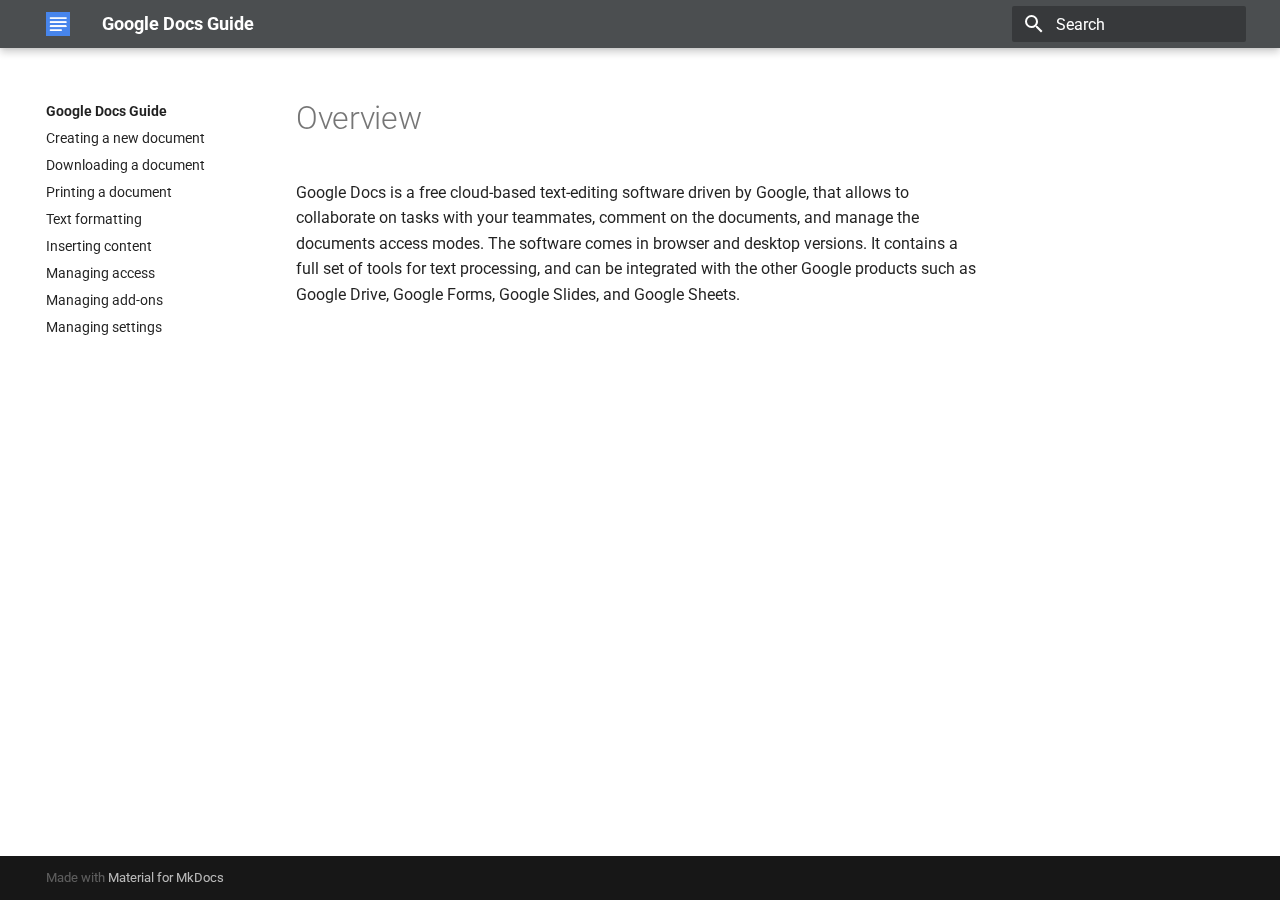
<file: index.html>
<!doctype html>
<html lang="en" class="no-js">
  <head>
    
      <meta charset="utf-8">
      <meta name="viewport" content="width=device-width,initial-scale=1">
      
      
        <meta name="author" content="Aleksei Rubtsov">
      
      
      <link rel="icon" href="img/favicon.png">
      <meta name="generator" content="mkdocs-1.2.3, mkdocs-material-8.1.3">
    
    
      
        <title>Google Docs Guide</title>
      
    
    
      <link rel="stylesheet" href="assets/stylesheets/main.edf004c2.min.css">
      
        
        <link rel="stylesheet" href="assets/stylesheets/palette.e6a45f82.min.css">
        
          
          
          <meta name="theme-color" content="">
        
      
    
    
    
      
        
        <link rel="preconnect" href="https://fonts.gstatic.com" crossorigin>
        <link rel="stylesheet" href="https://fonts.googleapis.com/css?family=Roboto:300,400,400i,700%7CRoboto+Mono&display=fallback">
        <style>:root{--md-text-font:"Roboto";--md-code-font:"Roboto Mono"}</style>
      
    
    
      <link rel="stylesheet" href="stylesheets/extra.css">
    
    <script>__md_scope=new URL(".",location),__md_get=(e,_=localStorage,t=__md_scope)=>JSON.parse(_.getItem(t.pathname+"."+e)),__md_set=(e,_,t=localStorage,a=__md_scope)=>{try{t.setItem(a.pathname+"."+e,JSON.stringify(_))}catch(e){}}</script>
    
      

    
    
  </head>
  
  
    
    
    
    
    
    <body dir="ltr" data-md-color-scheme="" data-md-color-primary="stylesheets/extra.css" data-md-color-accent="">
  
    
    
    <input class="md-toggle" data-md-toggle="drawer" type="checkbox" id="__drawer" autocomplete="off">
    <input class="md-toggle" data-md-toggle="search" type="checkbox" id="__search" autocomplete="off">
    <label class="md-overlay" for="__drawer"></label>
    <div data-md-component="skip">
      
        
        <a href="#overview" class="md-skip">
          Skip to content
        </a>
      
    </div>
    <div data-md-component="announce">
      
    </div>
    
    
      

<header class="md-header" data-md-component="header">
  <nav class="md-header__inner md-grid" aria-label="Header">
    <a href="." title="Google Docs Guide" class="md-header__button md-logo" aria-label="Google Docs Guide" data-md-component="logo">
      
  <img src="img/favicon.png" alt="logo">

    </a>
    <label class="md-header__button md-icon" for="__drawer">
      <svg xmlns="http://www.w3.org/2000/svg" viewBox="0 0 24 24"><path d="M3 6h18v2H3V6m0 5h18v2H3v-2m0 5h18v2H3v-2z"/></svg>
    </label>
    <div class="md-header__title" data-md-component="header-title">
      <div class="md-header__ellipsis">
        <div class="md-header__topic">
          <span class="md-ellipsis">
            Google Docs Guide
          </span>
        </div>
        <div class="md-header__topic" data-md-component="header-topic">
          <span class="md-ellipsis">
            
              Overview
            
          </span>
        </div>
      </div>
    </div>
    
    
    
      <label class="md-header__button md-icon" for="__search">
        <svg xmlns="http://www.w3.org/2000/svg" viewBox="0 0 24 24"><path d="M9.5 3A6.5 6.5 0 0 1 16 9.5c0 1.61-.59 3.09-1.56 4.23l.27.27h.79l5 5-1.5 1.5-5-5v-.79l-.27-.27A6.516 6.516 0 0 1 9.5 16 6.5 6.5 0 0 1 3 9.5 6.5 6.5 0 0 1 9.5 3m0 2C7 5 5 7 5 9.5S7 14 9.5 14 14 12 14 9.5 12 5 9.5 5z"/></svg>
      </label>
      <div class="md-search" data-md-component="search" role="dialog">
  <label class="md-search__overlay" for="__search"></label>
  <div class="md-search__inner" role="search">
    <form class="md-search__form" name="search">
      <input type="text" class="md-search__input" name="query" aria-label="Search" placeholder="Search" autocapitalize="off" autocorrect="off" autocomplete="off" spellcheck="false" data-md-component="search-query" required>
      <label class="md-search__icon md-icon" for="__search">
        <svg xmlns="http://www.w3.org/2000/svg" viewBox="0 0 24 24"><path d="M9.5 3A6.5 6.5 0 0 1 16 9.5c0 1.61-.59 3.09-1.56 4.23l.27.27h.79l5 5-1.5 1.5-5-5v-.79l-.27-.27A6.516 6.516 0 0 1 9.5 16 6.5 6.5 0 0 1 3 9.5 6.5 6.5 0 0 1 9.5 3m0 2C7 5 5 7 5 9.5S7 14 9.5 14 14 12 14 9.5 12 5 9.5 5z"/></svg>
        <svg xmlns="http://www.w3.org/2000/svg" viewBox="0 0 24 24"><path d="M20 11v2H8l5.5 5.5-1.42 1.42L4.16 12l7.92-7.92L13.5 5.5 8 11h12z"/></svg>
      </label>
      <nav class="md-search__options" aria-label="Search">
        
        <button type="reset" class="md-search__icon md-icon" aria-label="Clear" tabindex="-1">
          <svg xmlns="http://www.w3.org/2000/svg" viewBox="0 0 24 24"><path d="M19 6.41 17.59 5 12 10.59 6.41 5 5 6.41 10.59 12 5 17.59 6.41 19 12 13.41 17.59 19 19 17.59 13.41 12 19 6.41z"/></svg>
        </button>
      </nav>
      
    </form>
    <div class="md-search__output">
      <div class="md-search__scrollwrap" data-md-scrollfix>
        <div class="md-search-result" data-md-component="search-result">
          <div class="md-search-result__meta">
            Initializing search
          </div>
          <ol class="md-search-result__list"></ol>
        </div>
      </div>
    </div>
  </div>
</div>
    
    
  </nav>
  
</header>
    
    <div class="md-container" data-md-component="container">
      
      
        
          
        
      
      <main class="md-main" data-md-component="main">
        <div class="md-main__inner md-grid">
          
            
              
              <div class="md-sidebar md-sidebar--primary" data-md-component="sidebar" data-md-type="navigation" >
                <div class="md-sidebar__scrollwrap">
                  <div class="md-sidebar__inner">
                    


<nav class="md-nav md-nav--primary" aria-label="Navigation" data-md-level="0">
  <label class="md-nav__title" for="__drawer">
    <a href="." title="Google Docs Guide" class="md-nav__button md-logo" aria-label="Google Docs Guide" data-md-component="logo">
      
  <img src="img/favicon.png" alt="logo">

    </a>
    Google Docs Guide
  </label>
  
  <ul class="md-nav__list" data-md-scrollfix>
    
      
      
      

  
  
  
    <li class="md-nav__item">
      <a href="creating/" class="md-nav__link">
        Creating a new document
      </a>
    </li>
  

    
      
      
      

  
  
  
    <li class="md-nav__item">
      <a href="downloading/" class="md-nav__link">
        Downloading a document
      </a>
    </li>
  

    
      
      
      

  
  
  
    <li class="md-nav__item">
      <a href="printing/" class="md-nav__link">
        Printing a document
      </a>
    </li>
  

    
      
      
      

  
  
  
    <li class="md-nav__item">
      <a href="text%20formatting/" class="md-nav__link">
        Text formatting
      </a>
    </li>
  

    
      
      
      

  
  
  
    <li class="md-nav__item">
      <a href="inserting/" class="md-nav__link">
        Inserting content
      </a>
    </li>
  

    
      
      
      

  
  
  
    <li class="md-nav__item">
      <a href="managing%20access/" class="md-nav__link">
        Managing access
      </a>
    </li>
  

    
      
      
      

  
  
  
    <li class="md-nav__item">
      <a href="managing%20addons/" class="md-nav__link">
        Managing add-ons
      </a>
    </li>
  

    
      
      
      

  
  
  
    <li class="md-nav__item">
      <a href="managing%20settings/" class="md-nav__link">
        Managing settings
      </a>
    </li>
  

    
  </ul>
</nav>
                  </div>
                </div>
              </div>
            
            
              
              <div class="md-sidebar md-sidebar--secondary" data-md-component="sidebar" data-md-type="toc" >
                <div class="md-sidebar__scrollwrap">
                  <div class="md-sidebar__inner">
                    

<nav class="md-nav md-nav--secondary" aria-label="Table of contents">
  
  
  
    
  
  
</nav>
                  </div>
                </div>
              </div>
            
          
          <div class="md-content" data-md-component="content">
            <article class="md-content__inner md-typeset">
              
                

<h1 id="overview">Overview</h1>
<p>Google Docs is a free cloud-based text-editing software driven by Google, that allows to collaborate on tasks with your teammates, comment on the documents, and manage the documents access modes. The software comes in browser and desktop versions. It contains a full set of tools for text processing, and can be integrated with the other Google products such as Google Drive, Google Forms, Google Slides, and Google Sheets.</p>

              
            </article>
          </div>
        </div>
        
      </main>
      
        <footer class="md-footer">
  
  <div class="md-footer-meta md-typeset">
    <div class="md-footer-meta__inner md-grid">
      <div class="md-copyright">
  
  
    Made with
    <a href="https://squidfunk.github.io/mkdocs-material/" target="_blank" rel="noopener">
      Material for MkDocs
    </a>
  
</div>
      
    </div>
  </div>
</footer>
      
    </div>
    <div class="md-dialog" data-md-component="dialog">
      <div class="md-dialog__inner md-typeset"></div>
    </div>
    <script id="__config" type="application/json">{"base": ".", "features": [], "translations": {"clipboard.copy": "Copy to clipboard", "clipboard.copied": "Copied to clipboard", "search.config.lang": "en", "search.config.pipeline": "trimmer, stopWordFilter", "search.config.separator": "[\\s\\-]+", "search.placeholder": "Search", "search.result.placeholder": "Type to start searching", "search.result.none": "No matching documents", "search.result.one": "1 matching document", "search.result.other": "# matching documents", "search.result.more.one": "1 more on this page", "search.result.more.other": "# more on this page", "search.result.term.missing": "Missing", "select.version.title": "Select version"}, "search": "assets/javascripts/workers/search.0bbba5b5.min.js"}</script>
    
    
      <script src="assets/javascripts/bundle.e1a181d9.min.js"></script>
      
    
  </body>
</html>
</file>
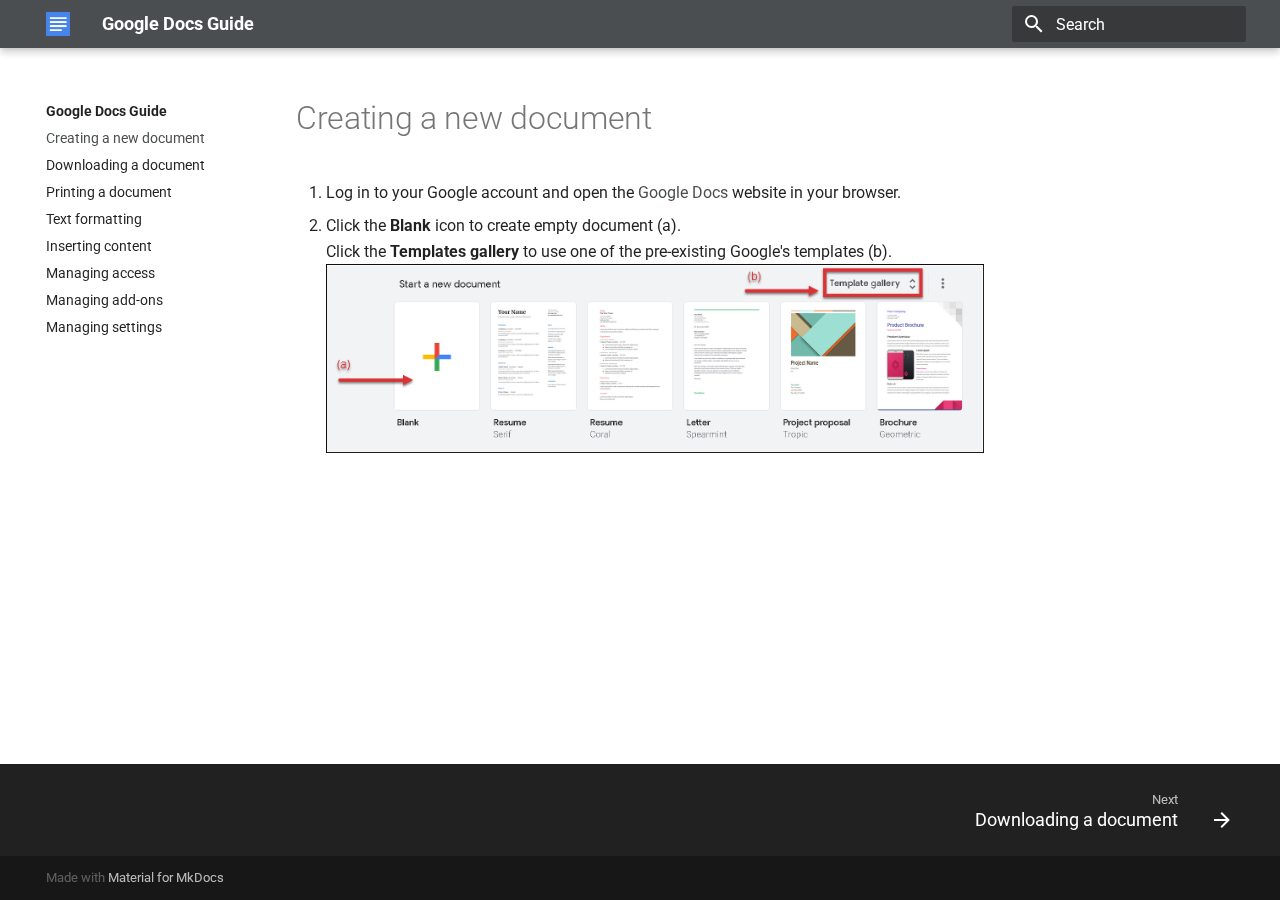
<file: creating/index.html>
<!doctype html>
<html lang="en" class="no-js">
  <head>
    
      <meta charset="utf-8">
      <meta name="viewport" content="width=device-width,initial-scale=1">
      
      
        <meta name="author" content="Aleksei Rubtsov">
      
      
      <link rel="icon" href="../img/favicon.png">
      <meta name="generator" content="mkdocs-1.2.3, mkdocs-material-8.1.3">
    
    
      
        <title>Creating a new document - Google Docs Guide</title>
      
    
    
      <link rel="stylesheet" href="../assets/stylesheets/main.edf004c2.min.css">
      
        
        <link rel="stylesheet" href="../assets/stylesheets/palette.e6a45f82.min.css">
        
          
          
          <meta name="theme-color" content="">
        
      
    
    
    
      
        
        <link rel="preconnect" href="https://fonts.gstatic.com" crossorigin>
        <link rel="stylesheet" href="https://fonts.googleapis.com/css?family=Roboto:300,400,400i,700%7CRoboto+Mono&display=fallback">
        <style>:root{--md-text-font:"Roboto";--md-code-font:"Roboto Mono"}</style>
      
    
    
      <link rel="stylesheet" href="../stylesheets/extra.css">
    
    <script>__md_scope=new URL("..",location),__md_get=(e,_=localStorage,t=__md_scope)=>JSON.parse(_.getItem(t.pathname+"."+e)),__md_set=(e,_,t=localStorage,a=__md_scope)=>{try{t.setItem(a.pathname+"."+e,JSON.stringify(_))}catch(e){}}</script>
    
      

    
    
  </head>
  
  
    
    
    
    
    
    <body dir="ltr" data-md-color-scheme="" data-md-color-primary="stylesheets/extra.css" data-md-color-accent="">
  
    
    
    <input class="md-toggle" data-md-toggle="drawer" type="checkbox" id="__drawer" autocomplete="off">
    <input class="md-toggle" data-md-toggle="search" type="checkbox" id="__search" autocomplete="off">
    <label class="md-overlay" for="__drawer"></label>
    <div data-md-component="skip">
      
        
        <a href="#creating-a-new-document" class="md-skip">
          Skip to content
        </a>
      
    </div>
    <div data-md-component="announce">
      
    </div>
    
    
      

<header class="md-header" data-md-component="header">
  <nav class="md-header__inner md-grid" aria-label="Header">
    <a href=".." title="Google Docs Guide" class="md-header__button md-logo" aria-label="Google Docs Guide" data-md-component="logo">
      
  <img src="../img/favicon.png" alt="logo">

    </a>
    <label class="md-header__button md-icon" for="__drawer">
      <svg xmlns="http://www.w3.org/2000/svg" viewBox="0 0 24 24"><path d="M3 6h18v2H3V6m0 5h18v2H3v-2m0 5h18v2H3v-2z"/></svg>
    </label>
    <div class="md-header__title" data-md-component="header-title">
      <div class="md-header__ellipsis">
        <div class="md-header__topic">
          <span class="md-ellipsis">
            Google Docs Guide
          </span>
        </div>
        <div class="md-header__topic" data-md-component="header-topic">
          <span class="md-ellipsis">
            
              Creating a new document
            
          </span>
        </div>
      </div>
    </div>
    
    
    
      <label class="md-header__button md-icon" for="__search">
        <svg xmlns="http://www.w3.org/2000/svg" viewBox="0 0 24 24"><path d="M9.5 3A6.5 6.5 0 0 1 16 9.5c0 1.61-.59 3.09-1.56 4.23l.27.27h.79l5 5-1.5 1.5-5-5v-.79l-.27-.27A6.516 6.516 0 0 1 9.5 16 6.5 6.5 0 0 1 3 9.5 6.5 6.5 0 0 1 9.5 3m0 2C7 5 5 7 5 9.5S7 14 9.5 14 14 12 14 9.5 12 5 9.5 5z"/></svg>
      </label>
      <div class="md-search" data-md-component="search" role="dialog">
  <label class="md-search__overlay" for="__search"></label>
  <div class="md-search__inner" role="search">
    <form class="md-search__form" name="search">
      <input type="text" class="md-search__input" name="query" aria-label="Search" placeholder="Search" autocapitalize="off" autocorrect="off" autocomplete="off" spellcheck="false" data-md-component="search-query" required>
      <label class="md-search__icon md-icon" for="__search">
        <svg xmlns="http://www.w3.org/2000/svg" viewBox="0 0 24 24"><path d="M9.5 3A6.5 6.5 0 0 1 16 9.5c0 1.61-.59 3.09-1.56 4.23l.27.27h.79l5 5-1.5 1.5-5-5v-.79l-.27-.27A6.516 6.516 0 0 1 9.5 16 6.5 6.5 0 0 1 3 9.5 6.5 6.5 0 0 1 9.5 3m0 2C7 5 5 7 5 9.5S7 14 9.5 14 14 12 14 9.5 12 5 9.5 5z"/></svg>
        <svg xmlns="http://www.w3.org/2000/svg" viewBox="0 0 24 24"><path d="M20 11v2H8l5.5 5.5-1.42 1.42L4.16 12l7.92-7.92L13.5 5.5 8 11h12z"/></svg>
      </label>
      <nav class="md-search__options" aria-label="Search">
        
        <button type="reset" class="md-search__icon md-icon" aria-label="Clear" tabindex="-1">
          <svg xmlns="http://www.w3.org/2000/svg" viewBox="0 0 24 24"><path d="M19 6.41 17.59 5 12 10.59 6.41 5 5 6.41 10.59 12 5 17.59 6.41 19 12 13.41 17.59 19 19 17.59 13.41 12 19 6.41z"/></svg>
        </button>
      </nav>
      
    </form>
    <div class="md-search__output">
      <div class="md-search__scrollwrap" data-md-scrollfix>
        <div class="md-search-result" data-md-component="search-result">
          <div class="md-search-result__meta">
            Initializing search
          </div>
          <ol class="md-search-result__list"></ol>
        </div>
      </div>
    </div>
  </div>
</div>
    
    
  </nav>
  
</header>
    
    <div class="md-container" data-md-component="container">
      
      
        
          
        
      
      <main class="md-main" data-md-component="main">
        <div class="md-main__inner md-grid">
          
            
              
              <div class="md-sidebar md-sidebar--primary" data-md-component="sidebar" data-md-type="navigation" >
                <div class="md-sidebar__scrollwrap">
                  <div class="md-sidebar__inner">
                    


<nav class="md-nav md-nav--primary" aria-label="Navigation" data-md-level="0">
  <label class="md-nav__title" for="__drawer">
    <a href=".." title="Google Docs Guide" class="md-nav__button md-logo" aria-label="Google Docs Guide" data-md-component="logo">
      
  <img src="../img/favicon.png" alt="logo">

    </a>
    Google Docs Guide
  </label>
  
  <ul class="md-nav__list" data-md-scrollfix>
    
      
      
      

  
  
    
  
  
    <li class="md-nav__item md-nav__item--active">
      
      <input class="md-nav__toggle md-toggle" data-md-toggle="toc" type="checkbox" id="__toc">
      
      
        
      
      
      <a href="./" class="md-nav__link md-nav__link--active">
        Creating a new document
      </a>
      
    </li>
  

    
      
      
      

  
  
  
    <li class="md-nav__item">
      <a href="../downloading/" class="md-nav__link">
        Downloading a document
      </a>
    </li>
  

    
      
      
      

  
  
  
    <li class="md-nav__item">
      <a href="../printing/" class="md-nav__link">
        Printing a document
      </a>
    </li>
  

    
      
      
      

  
  
  
    <li class="md-nav__item">
      <a href="../text%20formatting/" class="md-nav__link">
        Text formatting
      </a>
    </li>
  

    
      
      
      

  
  
  
    <li class="md-nav__item">
      <a href="../inserting/" class="md-nav__link">
        Inserting content
      </a>
    </li>
  

    
      
      
      

  
  
  
    <li class="md-nav__item">
      <a href="../managing%20access/" class="md-nav__link">
        Managing access
      </a>
    </li>
  

    
      
      
      

  
  
  
    <li class="md-nav__item">
      <a href="../managing%20addons/" class="md-nav__link">
        Managing add-ons
      </a>
    </li>
  

    
      
      
      

  
  
  
    <li class="md-nav__item">
      <a href="../managing%20settings/" class="md-nav__link">
        Managing settings
      </a>
    </li>
  

    
  </ul>
</nav>
                  </div>
                </div>
              </div>
            
            
              
              <div class="md-sidebar md-sidebar--secondary" data-md-component="sidebar" data-md-type="toc" >
                <div class="md-sidebar__scrollwrap">
                  <div class="md-sidebar__inner">
                    

<nav class="md-nav md-nav--secondary" aria-label="Table of contents">
  
  
  
    
  
  
</nav>
                  </div>
                </div>
              </div>
            
          
          <div class="md-content" data-md-component="content">
            <article class="md-content__inner md-typeset">
              
                

<h1 id="creating-a-new-document">Creating a new document</h1>
<ol>
<li>Log in to your Google account and open the <a href="http://docs.google.com">Google Docs</a> website in your browser.</li>
<li>Click the <strong>Blank</strong> icon to create empty document (a).<br />
Click the <strong>Templates gallery</strong> to use one of the pre-existing Google's templates (b).  <img alt="scr" src="../img/creating1.png" /></li>
</ol>

              
            </article>
          </div>
        </div>
        
      </main>
      
        <footer class="md-footer">
  
    <nav class="md-footer__inner md-grid" aria-label="Footer">
      
      
        
        <a href="../downloading/" class="md-footer__link md-footer__link--next" aria-label="Next: Downloading a document" rel="next">
          <div class="md-footer__title">
            <div class="md-ellipsis">
              <span class="md-footer__direction">
                Next
              </span>
              Downloading a document
            </div>
          </div>
          <div class="md-footer__button md-icon">
            <svg xmlns="http://www.w3.org/2000/svg" viewBox="0 0 24 24"><path d="M4 11v2h12l-5.5 5.5 1.42 1.42L19.84 12l-7.92-7.92L10.5 5.5 16 11H4z"/></svg>
          </div>
        </a>
      
    </nav>
  
  <div class="md-footer-meta md-typeset">
    <div class="md-footer-meta__inner md-grid">
      <div class="md-copyright">
  
  
    Made with
    <a href="https://squidfunk.github.io/mkdocs-material/" target="_blank" rel="noopener">
      Material for MkDocs
    </a>
  
</div>
      
    </div>
  </div>
</footer>
      
    </div>
    <div class="md-dialog" data-md-component="dialog">
      <div class="md-dialog__inner md-typeset"></div>
    </div>
    <script id="__config" type="application/json">{"base": "..", "features": [], "translations": {"clipboard.copy": "Copy to clipboard", "clipboard.copied": "Copied to clipboard", "search.config.lang": "en", "search.config.pipeline": "trimmer, stopWordFilter", "search.config.separator": "[\\s\\-]+", "search.placeholder": "Search", "search.result.placeholder": "Type to start searching", "search.result.none": "No matching documents", "search.result.one": "1 matching document", "search.result.other": "# matching documents", "search.result.more.one": "1 more on this page", "search.result.more.other": "# more on this page", "search.result.term.missing": "Missing", "select.version.title": "Select version"}, "search": "../assets/javascripts/workers/search.0bbba5b5.min.js"}</script>
    
    
      <script src="../assets/javascripts/bundle.e1a181d9.min.js"></script>
      
    
  </body>
</html>
</file>
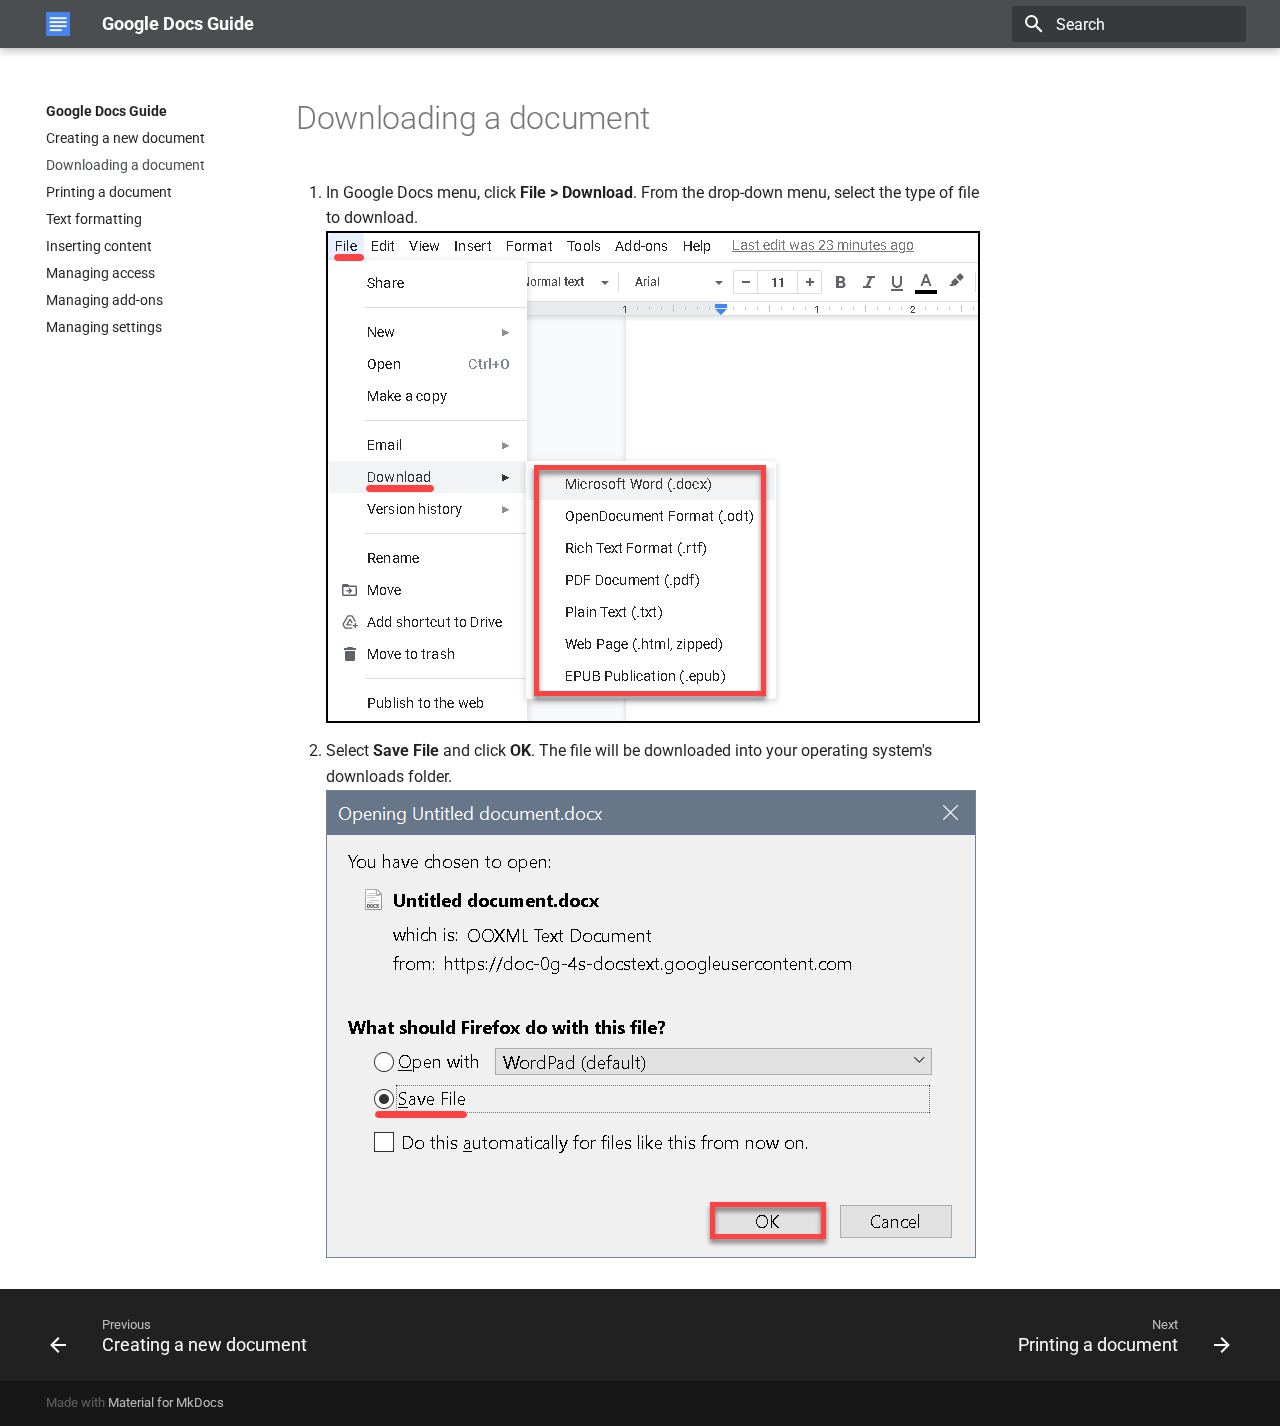
<file: downloading/index.html>
<!doctype html>
<html lang="en" class="no-js">
  <head>
    
      <meta charset="utf-8">
      <meta name="viewport" content="width=device-width,initial-scale=1">
      
      
        <meta name="author" content="Aleksei Rubtsov">
      
      
      <link rel="icon" href="../img/favicon.png">
      <meta name="generator" content="mkdocs-1.2.3, mkdocs-material-8.1.3">
    
    
      
        <title>Downloading a document - Google Docs Guide</title>
      
    
    
      <link rel="stylesheet" href="../assets/stylesheets/main.edf004c2.min.css">
      
        
        <link rel="stylesheet" href="../assets/stylesheets/palette.e6a45f82.min.css">
        
          
          
          <meta name="theme-color" content="">
        
      
    
    
    
      
        
        <link rel="preconnect" href="https://fonts.gstatic.com" crossorigin>
        <link rel="stylesheet" href="https://fonts.googleapis.com/css?family=Roboto:300,400,400i,700%7CRoboto+Mono&display=fallback">
        <style>:root{--md-text-font:"Roboto";--md-code-font:"Roboto Mono"}</style>
      
    
    
      <link rel="stylesheet" href="../stylesheets/extra.css">
    
    <script>__md_scope=new URL("..",location),__md_get=(e,_=localStorage,t=__md_scope)=>JSON.parse(_.getItem(t.pathname+"."+e)),__md_set=(e,_,t=localStorage,a=__md_scope)=>{try{t.setItem(a.pathname+"."+e,JSON.stringify(_))}catch(e){}}</script>
    
      

    
    
  </head>
  
  
    
    
    
    
    
    <body dir="ltr" data-md-color-scheme="" data-md-color-primary="stylesheets/extra.css" data-md-color-accent="">
  
    
    
    <input class="md-toggle" data-md-toggle="drawer" type="checkbox" id="__drawer" autocomplete="off">
    <input class="md-toggle" data-md-toggle="search" type="checkbox" id="__search" autocomplete="off">
    <label class="md-overlay" for="__drawer"></label>
    <div data-md-component="skip">
      
        
        <a href="#downloading-a-document" class="md-skip">
          Skip to content
        </a>
      
    </div>
    <div data-md-component="announce">
      
    </div>
    
    
      

<header class="md-header" data-md-component="header">
  <nav class="md-header__inner md-grid" aria-label="Header">
    <a href=".." title="Google Docs Guide" class="md-header__button md-logo" aria-label="Google Docs Guide" data-md-component="logo">
      
  <img src="../img/favicon.png" alt="logo">

    </a>
    <label class="md-header__button md-icon" for="__drawer">
      <svg xmlns="http://www.w3.org/2000/svg" viewBox="0 0 24 24"><path d="M3 6h18v2H3V6m0 5h18v2H3v-2m0 5h18v2H3v-2z"/></svg>
    </label>
    <div class="md-header__title" data-md-component="header-title">
      <div class="md-header__ellipsis">
        <div class="md-header__topic">
          <span class="md-ellipsis">
            Google Docs Guide
          </span>
        </div>
        <div class="md-header__topic" data-md-component="header-topic">
          <span class="md-ellipsis">
            
              Downloading a document
            
          </span>
        </div>
      </div>
    </div>
    
    
    
      <label class="md-header__button md-icon" for="__search">
        <svg xmlns="http://www.w3.org/2000/svg" viewBox="0 0 24 24"><path d="M9.5 3A6.5 6.5 0 0 1 16 9.5c0 1.61-.59 3.09-1.56 4.23l.27.27h.79l5 5-1.5 1.5-5-5v-.79l-.27-.27A6.516 6.516 0 0 1 9.5 16 6.5 6.5 0 0 1 3 9.5 6.5 6.5 0 0 1 9.5 3m0 2C7 5 5 7 5 9.5S7 14 9.5 14 14 12 14 9.5 12 5 9.5 5z"/></svg>
      </label>
      <div class="md-search" data-md-component="search" role="dialog">
  <label class="md-search__overlay" for="__search"></label>
  <div class="md-search__inner" role="search">
    <form class="md-search__form" name="search">
      <input type="text" class="md-search__input" name="query" aria-label="Search" placeholder="Search" autocapitalize="off" autocorrect="off" autocomplete="off" spellcheck="false" data-md-component="search-query" required>
      <label class="md-search__icon md-icon" for="__search">
        <svg xmlns="http://www.w3.org/2000/svg" viewBox="0 0 24 24"><path d="M9.5 3A6.5 6.5 0 0 1 16 9.5c0 1.61-.59 3.09-1.56 4.23l.27.27h.79l5 5-1.5 1.5-5-5v-.79l-.27-.27A6.516 6.516 0 0 1 9.5 16 6.5 6.5 0 0 1 3 9.5 6.5 6.5 0 0 1 9.5 3m0 2C7 5 5 7 5 9.5S7 14 9.5 14 14 12 14 9.5 12 5 9.5 5z"/></svg>
        <svg xmlns="http://www.w3.org/2000/svg" viewBox="0 0 24 24"><path d="M20 11v2H8l5.5 5.5-1.42 1.42L4.16 12l7.92-7.92L13.5 5.5 8 11h12z"/></svg>
      </label>
      <nav class="md-search__options" aria-label="Search">
        
        <button type="reset" class="md-search__icon md-icon" aria-label="Clear" tabindex="-1">
          <svg xmlns="http://www.w3.org/2000/svg" viewBox="0 0 24 24"><path d="M19 6.41 17.59 5 12 10.59 6.41 5 5 6.41 10.59 12 5 17.59 6.41 19 12 13.41 17.59 19 19 17.59 13.41 12 19 6.41z"/></svg>
        </button>
      </nav>
      
    </form>
    <div class="md-search__output">
      <div class="md-search__scrollwrap" data-md-scrollfix>
        <div class="md-search-result" data-md-component="search-result">
          <div class="md-search-result__meta">
            Initializing search
          </div>
          <ol class="md-search-result__list"></ol>
        </div>
      </div>
    </div>
  </div>
</div>
    
    
  </nav>
  
</header>
    
    <div class="md-container" data-md-component="container">
      
      
        
          
        
      
      <main class="md-main" data-md-component="main">
        <div class="md-main__inner md-grid">
          
            
              
              <div class="md-sidebar md-sidebar--primary" data-md-component="sidebar" data-md-type="navigation" >
                <div class="md-sidebar__scrollwrap">
                  <div class="md-sidebar__inner">
                    


<nav class="md-nav md-nav--primary" aria-label="Navigation" data-md-level="0">
  <label class="md-nav__title" for="__drawer">
    <a href=".." title="Google Docs Guide" class="md-nav__button md-logo" aria-label="Google Docs Guide" data-md-component="logo">
      
  <img src="../img/favicon.png" alt="logo">

    </a>
    Google Docs Guide
  </label>
  
  <ul class="md-nav__list" data-md-scrollfix>
    
      
      
      

  
  
  
    <li class="md-nav__item">
      <a href="../creating/" class="md-nav__link">
        Creating a new document
      </a>
    </li>
  

    
      
      
      

  
  
    
  
  
    <li class="md-nav__item md-nav__item--active">
      
      <input class="md-nav__toggle md-toggle" data-md-toggle="toc" type="checkbox" id="__toc">
      
      
        
      
      
      <a href="./" class="md-nav__link md-nav__link--active">
        Downloading a document
      </a>
      
    </li>
  

    
      
      
      

  
  
  
    <li class="md-nav__item">
      <a href="../printing/" class="md-nav__link">
        Printing a document
      </a>
    </li>
  

    
      
      
      

  
  
  
    <li class="md-nav__item">
      <a href="../text%20formatting/" class="md-nav__link">
        Text formatting
      </a>
    </li>
  

    
      
      
      

  
  
  
    <li class="md-nav__item">
      <a href="../inserting/" class="md-nav__link">
        Inserting content
      </a>
    </li>
  

    
      
      
      

  
  
  
    <li class="md-nav__item">
      <a href="../managing%20access/" class="md-nav__link">
        Managing access
      </a>
    </li>
  

    
      
      
      

  
  
  
    <li class="md-nav__item">
      <a href="../managing%20addons/" class="md-nav__link">
        Managing add-ons
      </a>
    </li>
  

    
      
      
      

  
  
  
    <li class="md-nav__item">
      <a href="../managing%20settings/" class="md-nav__link">
        Managing settings
      </a>
    </li>
  

    
  </ul>
</nav>
                  </div>
                </div>
              </div>
            
            
              
              <div class="md-sidebar md-sidebar--secondary" data-md-component="sidebar" data-md-type="toc" >
                <div class="md-sidebar__scrollwrap">
                  <div class="md-sidebar__inner">
                    

<nav class="md-nav md-nav--secondary" aria-label="Table of contents">
  
  
  
    
  
  
</nav>
                  </div>
                </div>
              </div>
            
          
          <div class="md-content" data-md-component="content">
            <article class="md-content__inner md-typeset">
              
                

<h1 id="downloading-a-document">Downloading a document</h1>
<ol>
<li>In Google Docs menu, click <strong>File &gt; Download</strong>. From the drop-down menu, select the type of file to download.<br />
<img alt="creating" src="../img/downloading1.png" /></li>
<li>Select <strong>Save File</strong> and click <strong>OK</strong>. The file will be downloaded into your operating system's downloads folder. 
<img alt="creating" src="../img/downloading2.png" /></li>
</ol>

              
            </article>
          </div>
        </div>
        
      </main>
      
        <footer class="md-footer">
  
    <nav class="md-footer__inner md-grid" aria-label="Footer">
      
        
        <a href="../creating/" class="md-footer__link md-footer__link--prev" aria-label="Previous: Creating a new document" rel="prev">
          <div class="md-footer__button md-icon">
            <svg xmlns="http://www.w3.org/2000/svg" viewBox="0 0 24 24"><path d="M20 11v2H8l5.5 5.5-1.42 1.42L4.16 12l7.92-7.92L13.5 5.5 8 11h12z"/></svg>
          </div>
          <div class="md-footer__title">
            <div class="md-ellipsis">
              <span class="md-footer__direction">
                Previous
              </span>
              Creating a new document
            </div>
          </div>
        </a>
      
      
        
        <a href="../printing/" class="md-footer__link md-footer__link--next" aria-label="Next: Printing a document" rel="next">
          <div class="md-footer__title">
            <div class="md-ellipsis">
              <span class="md-footer__direction">
                Next
              </span>
              Printing a document
            </div>
          </div>
          <div class="md-footer__button md-icon">
            <svg xmlns="http://www.w3.org/2000/svg" viewBox="0 0 24 24"><path d="M4 11v2h12l-5.5 5.5 1.42 1.42L19.84 12l-7.92-7.92L10.5 5.5 16 11H4z"/></svg>
          </div>
        </a>
      
    </nav>
  
  <div class="md-footer-meta md-typeset">
    <div class="md-footer-meta__inner md-grid">
      <div class="md-copyright">
  
  
    Made with
    <a href="https://squidfunk.github.io/mkdocs-material/" target="_blank" rel="noopener">
      Material for MkDocs
    </a>
  
</div>
      
    </div>
  </div>
</footer>
      
    </div>
    <div class="md-dialog" data-md-component="dialog">
      <div class="md-dialog__inner md-typeset"></div>
    </div>
    <script id="__config" type="application/json">{"base": "..", "features": [], "translations": {"clipboard.copy": "Copy to clipboard", "clipboard.copied": "Copied to clipboard", "search.config.lang": "en", "search.config.pipeline": "trimmer, stopWordFilter", "search.config.separator": "[\\s\\-]+", "search.placeholder": "Search", "search.result.placeholder": "Type to start searching", "search.result.none": "No matching documents", "search.result.one": "1 matching document", "search.result.other": "# matching documents", "search.result.more.one": "1 more on this page", "search.result.more.other": "# more on this page", "search.result.term.missing": "Missing", "select.version.title": "Select version"}, "search": "../assets/javascripts/workers/search.0bbba5b5.min.js"}</script>
    
    
      <script src="../assets/javascripts/bundle.e1a181d9.min.js"></script>
      
    
  </body>
</html>
</file>
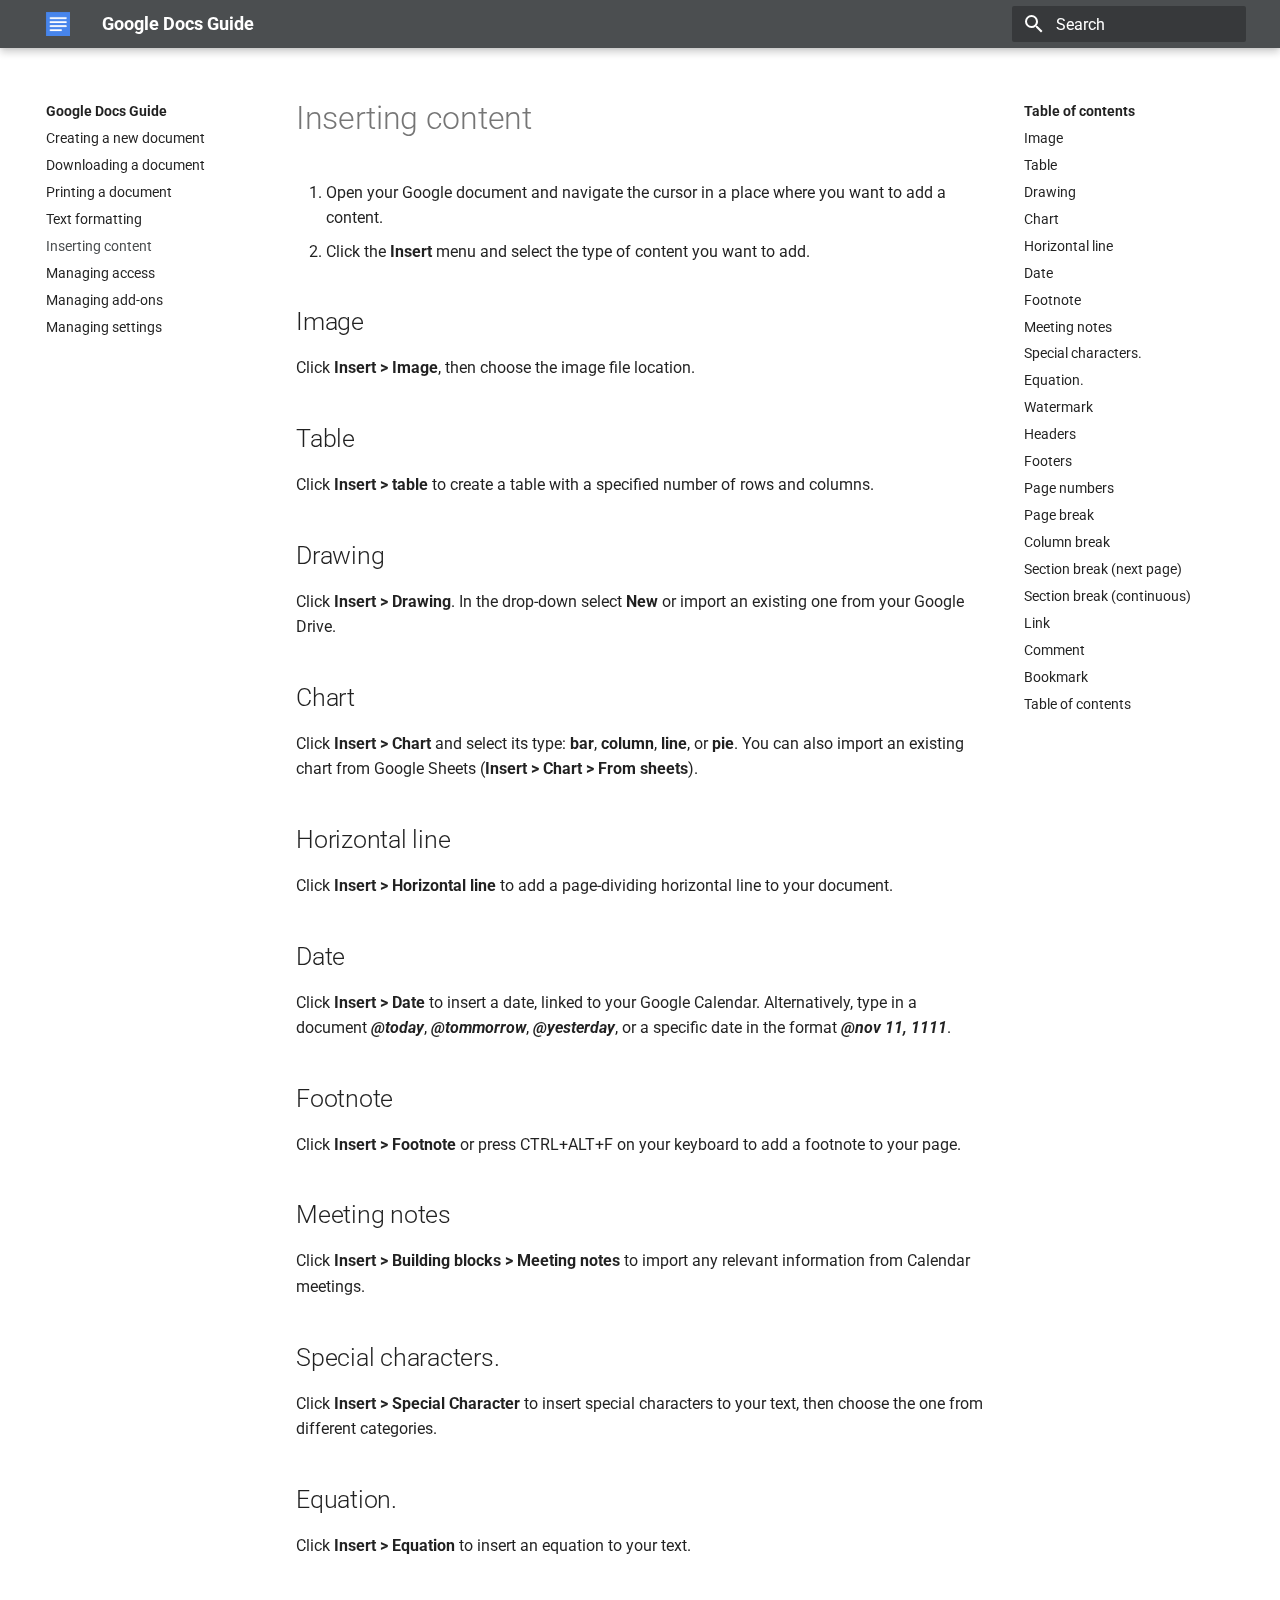
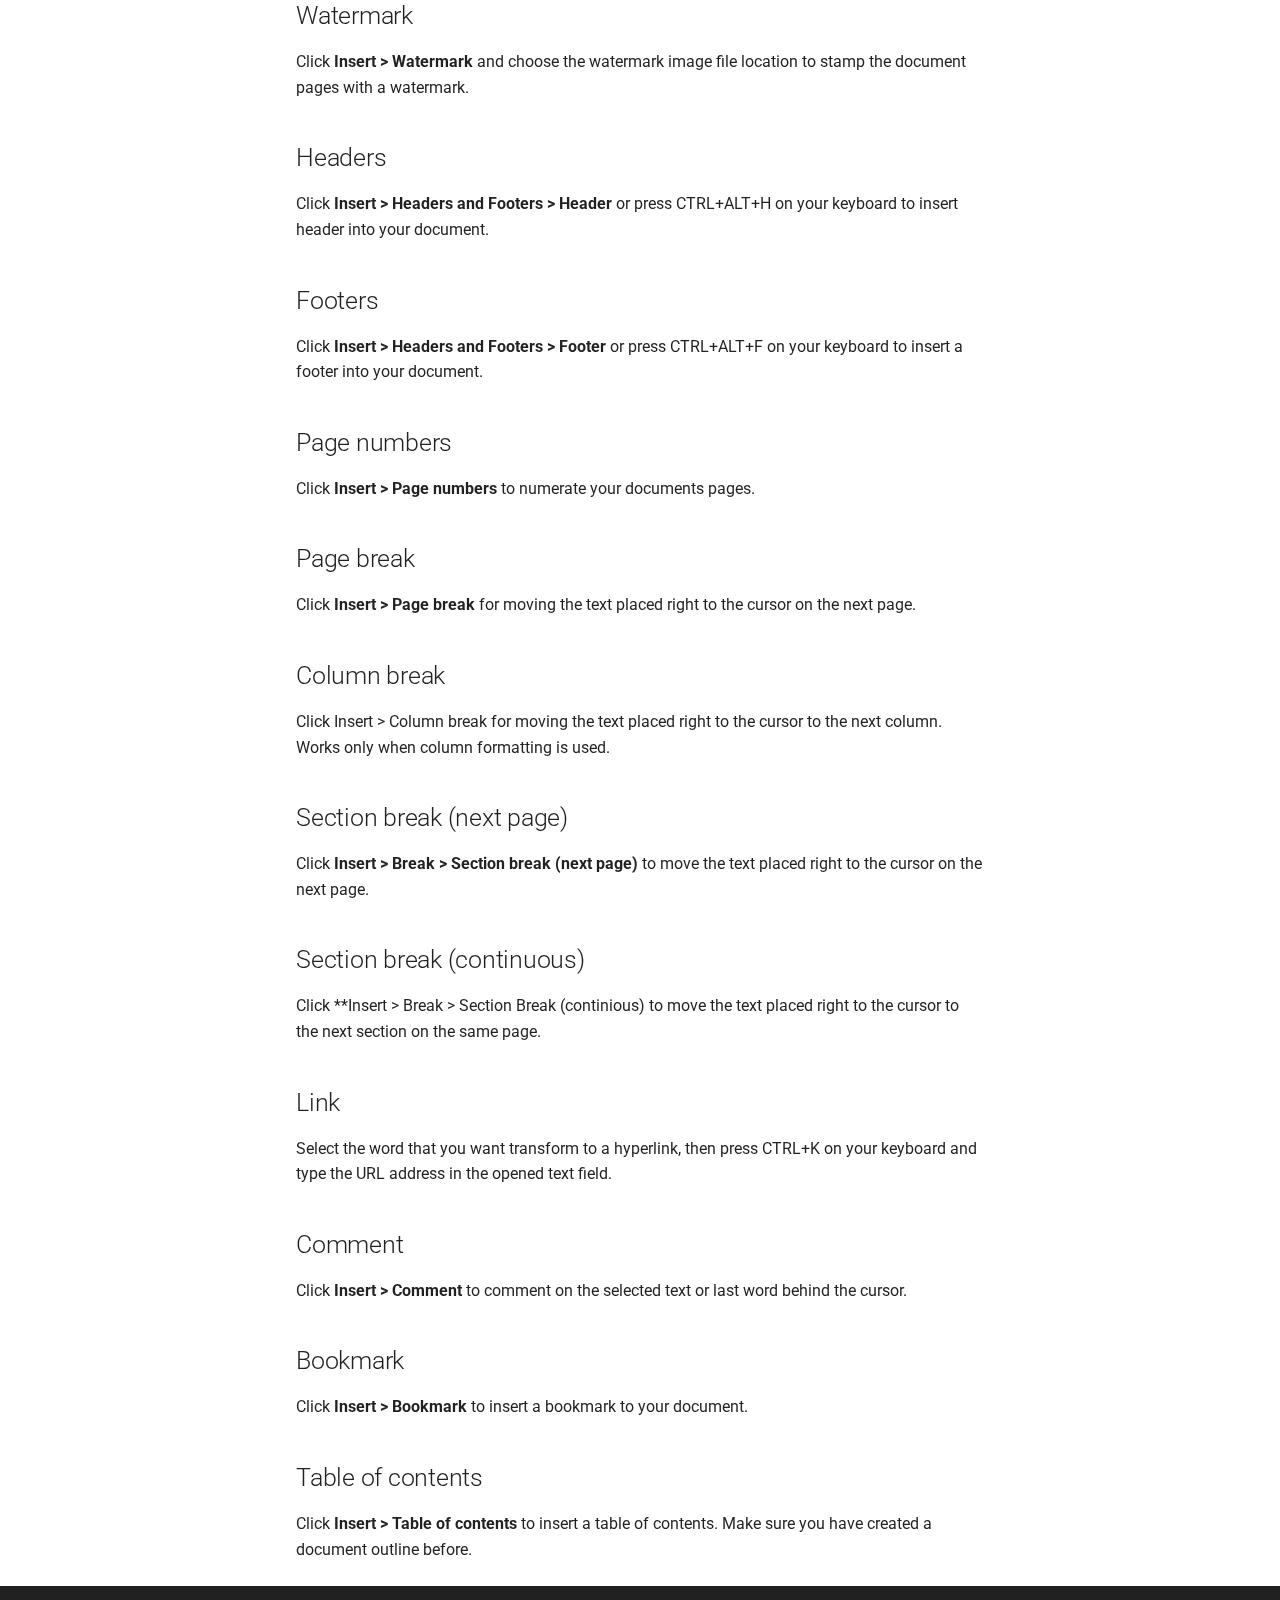
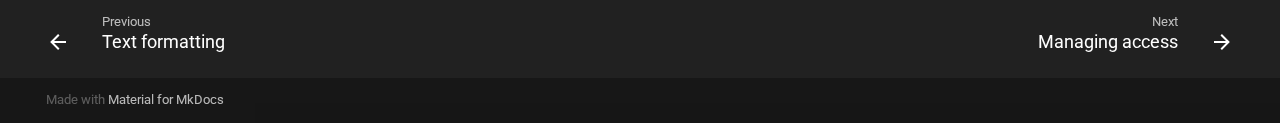
<file: inserting/index.html>
<!doctype html>
<html lang="en" class="no-js">
  <head>
    
      <meta charset="utf-8">
      <meta name="viewport" content="width=device-width,initial-scale=1">
      
      
        <meta name="author" content="Aleksei Rubtsov">
      
      
      <link rel="icon" href="../img/favicon.png">
      <meta name="generator" content="mkdocs-1.2.3, mkdocs-material-8.1.3">
    
    
      
        <title>Inserting content - Google Docs Guide</title>
      
    
    
      <link rel="stylesheet" href="../assets/stylesheets/main.edf004c2.min.css">
      
        
        <link rel="stylesheet" href="../assets/stylesheets/palette.e6a45f82.min.css">
        
          
          
          <meta name="theme-color" content="">
        
      
    
    
    
      
        
        <link rel="preconnect" href="https://fonts.gstatic.com" crossorigin>
        <link rel="stylesheet" href="https://fonts.googleapis.com/css?family=Roboto:300,400,400i,700%7CRoboto+Mono&display=fallback">
        <style>:root{--md-text-font:"Roboto";--md-code-font:"Roboto Mono"}</style>
      
    
    
      <link rel="stylesheet" href="../stylesheets/extra.css">
    
    <script>__md_scope=new URL("..",location),__md_get=(e,_=localStorage,t=__md_scope)=>JSON.parse(_.getItem(t.pathname+"."+e)),__md_set=(e,_,t=localStorage,a=__md_scope)=>{try{t.setItem(a.pathname+"."+e,JSON.stringify(_))}catch(e){}}</script>
    
      

    
    
  </head>
  
  
    
    
    
    
    
    <body dir="ltr" data-md-color-scheme="" data-md-color-primary="stylesheets/extra.css" data-md-color-accent="">
  
    
    
    <input class="md-toggle" data-md-toggle="drawer" type="checkbox" id="__drawer" autocomplete="off">
    <input class="md-toggle" data-md-toggle="search" type="checkbox" id="__search" autocomplete="off">
    <label class="md-overlay" for="__drawer"></label>
    <div data-md-component="skip">
      
        
        <a href="#inserting-content" class="md-skip">
          Skip to content
        </a>
      
    </div>
    <div data-md-component="announce">
      
    </div>
    
    
      

<header class="md-header" data-md-component="header">
  <nav class="md-header__inner md-grid" aria-label="Header">
    <a href=".." title="Google Docs Guide" class="md-header__button md-logo" aria-label="Google Docs Guide" data-md-component="logo">
      
  <img src="../img/favicon.png" alt="logo">

    </a>
    <label class="md-header__button md-icon" for="__drawer">
      <svg xmlns="http://www.w3.org/2000/svg" viewBox="0 0 24 24"><path d="M3 6h18v2H3V6m0 5h18v2H3v-2m0 5h18v2H3v-2z"/></svg>
    </label>
    <div class="md-header__title" data-md-component="header-title">
      <div class="md-header__ellipsis">
        <div class="md-header__topic">
          <span class="md-ellipsis">
            Google Docs Guide
          </span>
        </div>
        <div class="md-header__topic" data-md-component="header-topic">
          <span class="md-ellipsis">
            
              Inserting content
            
          </span>
        </div>
      </div>
    </div>
    
    
    
      <label class="md-header__button md-icon" for="__search">
        <svg xmlns="http://www.w3.org/2000/svg" viewBox="0 0 24 24"><path d="M9.5 3A6.5 6.5 0 0 1 16 9.5c0 1.61-.59 3.09-1.56 4.23l.27.27h.79l5 5-1.5 1.5-5-5v-.79l-.27-.27A6.516 6.516 0 0 1 9.5 16 6.5 6.5 0 0 1 3 9.5 6.5 6.5 0 0 1 9.5 3m0 2C7 5 5 7 5 9.5S7 14 9.5 14 14 12 14 9.5 12 5 9.5 5z"/></svg>
      </label>
      <div class="md-search" data-md-component="search" role="dialog">
  <label class="md-search__overlay" for="__search"></label>
  <div class="md-search__inner" role="search">
    <form class="md-search__form" name="search">
      <input type="text" class="md-search__input" name="query" aria-label="Search" placeholder="Search" autocapitalize="off" autocorrect="off" autocomplete="off" spellcheck="false" data-md-component="search-query" required>
      <label class="md-search__icon md-icon" for="__search">
        <svg xmlns="http://www.w3.org/2000/svg" viewBox="0 0 24 24"><path d="M9.5 3A6.5 6.5 0 0 1 16 9.5c0 1.61-.59 3.09-1.56 4.23l.27.27h.79l5 5-1.5 1.5-5-5v-.79l-.27-.27A6.516 6.516 0 0 1 9.5 16 6.5 6.5 0 0 1 3 9.5 6.5 6.5 0 0 1 9.5 3m0 2C7 5 5 7 5 9.5S7 14 9.5 14 14 12 14 9.5 12 5 9.5 5z"/></svg>
        <svg xmlns="http://www.w3.org/2000/svg" viewBox="0 0 24 24"><path d="M20 11v2H8l5.5 5.5-1.42 1.42L4.16 12l7.92-7.92L13.5 5.5 8 11h12z"/></svg>
      </label>
      <nav class="md-search__options" aria-label="Search">
        
        <button type="reset" class="md-search__icon md-icon" aria-label="Clear" tabindex="-1">
          <svg xmlns="http://www.w3.org/2000/svg" viewBox="0 0 24 24"><path d="M19 6.41 17.59 5 12 10.59 6.41 5 5 6.41 10.59 12 5 17.59 6.41 19 12 13.41 17.59 19 19 17.59 13.41 12 19 6.41z"/></svg>
        </button>
      </nav>
      
    </form>
    <div class="md-search__output">
      <div class="md-search__scrollwrap" data-md-scrollfix>
        <div class="md-search-result" data-md-component="search-result">
          <div class="md-search-result__meta">
            Initializing search
          </div>
          <ol class="md-search-result__list"></ol>
        </div>
      </div>
    </div>
  </div>
</div>
    
    
  </nav>
  
</header>
    
    <div class="md-container" data-md-component="container">
      
      
        
          
        
      
      <main class="md-main" data-md-component="main">
        <div class="md-main__inner md-grid">
          
            
              
              <div class="md-sidebar md-sidebar--primary" data-md-component="sidebar" data-md-type="navigation" >
                <div class="md-sidebar__scrollwrap">
                  <div class="md-sidebar__inner">
                    


<nav class="md-nav md-nav--primary" aria-label="Navigation" data-md-level="0">
  <label class="md-nav__title" for="__drawer">
    <a href=".." title="Google Docs Guide" class="md-nav__button md-logo" aria-label="Google Docs Guide" data-md-component="logo">
      
  <img src="../img/favicon.png" alt="logo">

    </a>
    Google Docs Guide
  </label>
  
  <ul class="md-nav__list" data-md-scrollfix>
    
      
      
      

  
  
  
    <li class="md-nav__item">
      <a href="../creating/" class="md-nav__link">
        Creating a new document
      </a>
    </li>
  

    
      
      
      

  
  
  
    <li class="md-nav__item">
      <a href="../downloading/" class="md-nav__link">
        Downloading a document
      </a>
    </li>
  

    
      
      
      

  
  
  
    <li class="md-nav__item">
      <a href="../printing/" class="md-nav__link">
        Printing a document
      </a>
    </li>
  

    
      
      
      

  
  
  
    <li class="md-nav__item">
      <a href="../text%20formatting/" class="md-nav__link">
        Text formatting
      </a>
    </li>
  

    
      
      
      

  
  
    
  
  
    <li class="md-nav__item md-nav__item--active">
      
      <input class="md-nav__toggle md-toggle" data-md-toggle="toc" type="checkbox" id="__toc">
      
      
        
      
      
        <label class="md-nav__link md-nav__link--active" for="__toc">
          Inserting content
          <span class="md-nav__icon md-icon"></span>
        </label>
      
      <a href="./" class="md-nav__link md-nav__link--active">
        Inserting content
      </a>
      
        

<nav class="md-nav md-nav--secondary" aria-label="Table of contents">
  
  
  
    
  
  
    <label class="md-nav__title" for="__toc">
      <span class="md-nav__icon md-icon"></span>
      Table of contents
    </label>
    <ul class="md-nav__list" data-md-component="toc" data-md-scrollfix>
      
        <li class="md-nav__item">
  <a href="#image" class="md-nav__link">
    Image
  </a>
  
</li>
      
        <li class="md-nav__item">
  <a href="#table" class="md-nav__link">
    Table
  </a>
  
</li>
      
        <li class="md-nav__item">
  <a href="#drawing" class="md-nav__link">
    Drawing
  </a>
  
</li>
      
        <li class="md-nav__item">
  <a href="#chart" class="md-nav__link">
    Chart
  </a>
  
</li>
      
        <li class="md-nav__item">
  <a href="#horizontal-line" class="md-nav__link">
    Horizontal line
  </a>
  
</li>
      
        <li class="md-nav__item">
  <a href="#date" class="md-nav__link">
    Date
  </a>
  
</li>
      
        <li class="md-nav__item">
  <a href="#footnote" class="md-nav__link">
    Footnote
  </a>
  
</li>
      
        <li class="md-nav__item">
  <a href="#meeting-notes" class="md-nav__link">
    Meeting notes
  </a>
  
</li>
      
        <li class="md-nav__item">
  <a href="#special-characters" class="md-nav__link">
    Special characters.
  </a>
  
</li>
      
        <li class="md-nav__item">
  <a href="#equation" class="md-nav__link">
    Equation.
  </a>
  
</li>
      
        <li class="md-nav__item">
  <a href="#watermark" class="md-nav__link">
    Watermark
  </a>
  
</li>
      
        <li class="md-nav__item">
  <a href="#headers" class="md-nav__link">
    Headers
  </a>
  
</li>
      
        <li class="md-nav__item">
  <a href="#footers" class="md-nav__link">
    Footers
  </a>
  
</li>
      
        <li class="md-nav__item">
  <a href="#page-numbers" class="md-nav__link">
    Page numbers
  </a>
  
</li>
      
        <li class="md-nav__item">
  <a href="#page-break" class="md-nav__link">
    Page break
  </a>
  
</li>
      
        <li class="md-nav__item">
  <a href="#column-break" class="md-nav__link">
    Column break
  </a>
  
</li>
      
        <li class="md-nav__item">
  <a href="#section-break-next-page" class="md-nav__link">
    Section break (next page)
  </a>
  
</li>
      
        <li class="md-nav__item">
  <a href="#section-break-continuous" class="md-nav__link">
    Section break (continuous)
  </a>
  
</li>
      
        <li class="md-nav__item">
  <a href="#link" class="md-nav__link">
    Link
  </a>
  
</li>
      
        <li class="md-nav__item">
  <a href="#comment" class="md-nav__link">
    Comment
  </a>
  
</li>
      
        <li class="md-nav__item">
  <a href="#bookmark" class="md-nav__link">
    Bookmark
  </a>
  
</li>
      
        <li class="md-nav__item">
  <a href="#table-of-contents" class="md-nav__link">
    Table of contents
  </a>
  
</li>
      
    </ul>
  
</nav>
      
    </li>
  

    
      
      
      

  
  
  
    <li class="md-nav__item">
      <a href="../managing%20access/" class="md-nav__link">
        Managing access
      </a>
    </li>
  

    
      
      
      

  
  
  
    <li class="md-nav__item">
      <a href="../managing%20addons/" class="md-nav__link">
        Managing add-ons
      </a>
    </li>
  

    
      
      
      

  
  
  
    <li class="md-nav__item">
      <a href="../managing%20settings/" class="md-nav__link">
        Managing settings
      </a>
    </li>
  

    
  </ul>
</nav>
                  </div>
                </div>
              </div>
            
            
              
              <div class="md-sidebar md-sidebar--secondary" data-md-component="sidebar" data-md-type="toc" >
                <div class="md-sidebar__scrollwrap">
                  <div class="md-sidebar__inner">
                    

<nav class="md-nav md-nav--secondary" aria-label="Table of contents">
  
  
  
    
  
  
    <label class="md-nav__title" for="__toc">
      <span class="md-nav__icon md-icon"></span>
      Table of contents
    </label>
    <ul class="md-nav__list" data-md-component="toc" data-md-scrollfix>
      
        <li class="md-nav__item">
  <a href="#image" class="md-nav__link">
    Image
  </a>
  
</li>
      
        <li class="md-nav__item">
  <a href="#table" class="md-nav__link">
    Table
  </a>
  
</li>
      
        <li class="md-nav__item">
  <a href="#drawing" class="md-nav__link">
    Drawing
  </a>
  
</li>
      
        <li class="md-nav__item">
  <a href="#chart" class="md-nav__link">
    Chart
  </a>
  
</li>
      
        <li class="md-nav__item">
  <a href="#horizontal-line" class="md-nav__link">
    Horizontal line
  </a>
  
</li>
      
        <li class="md-nav__item">
  <a href="#date" class="md-nav__link">
    Date
  </a>
  
</li>
      
        <li class="md-nav__item">
  <a href="#footnote" class="md-nav__link">
    Footnote
  </a>
  
</li>
      
        <li class="md-nav__item">
  <a href="#meeting-notes" class="md-nav__link">
    Meeting notes
  </a>
  
</li>
      
        <li class="md-nav__item">
  <a href="#special-characters" class="md-nav__link">
    Special characters.
  </a>
  
</li>
      
        <li class="md-nav__item">
  <a href="#equation" class="md-nav__link">
    Equation.
  </a>
  
</li>
      
        <li class="md-nav__item">
  <a href="#watermark" class="md-nav__link">
    Watermark
  </a>
  
</li>
      
        <li class="md-nav__item">
  <a href="#headers" class="md-nav__link">
    Headers
  </a>
  
</li>
      
        <li class="md-nav__item">
  <a href="#footers" class="md-nav__link">
    Footers
  </a>
  
</li>
      
        <li class="md-nav__item">
  <a href="#page-numbers" class="md-nav__link">
    Page numbers
  </a>
  
</li>
      
        <li class="md-nav__item">
  <a href="#page-break" class="md-nav__link">
    Page break
  </a>
  
</li>
      
        <li class="md-nav__item">
  <a href="#column-break" class="md-nav__link">
    Column break
  </a>
  
</li>
      
        <li class="md-nav__item">
  <a href="#section-break-next-page" class="md-nav__link">
    Section break (next page)
  </a>
  
</li>
      
        <li class="md-nav__item">
  <a href="#section-break-continuous" class="md-nav__link">
    Section break (continuous)
  </a>
  
</li>
      
        <li class="md-nav__item">
  <a href="#link" class="md-nav__link">
    Link
  </a>
  
</li>
      
        <li class="md-nav__item">
  <a href="#comment" class="md-nav__link">
    Comment
  </a>
  
</li>
      
        <li class="md-nav__item">
  <a href="#bookmark" class="md-nav__link">
    Bookmark
  </a>
  
</li>
      
        <li class="md-nav__item">
  <a href="#table-of-contents" class="md-nav__link">
    Table of contents
  </a>
  
</li>
      
    </ul>
  
</nav>
                  </div>
                </div>
              </div>
            
          
          <div class="md-content" data-md-component="content">
            <article class="md-content__inner md-typeset">
              
                

<h1 id="inserting-content">Inserting content</h1>
<ol>
<li>Open your Google document and navigate the cursor in a place where you want to add a content.  </li>
<li>Click the <strong>Insert</strong> menu and select the type of content you want to add.  </li>
</ol>
<h2 id="image">Image</h2>
<p>Click <strong>Insert &gt; Image</strong>, then choose the image file location.  </p>
<h2 id="table">Table</h2>
<p>Click <strong>Insert &gt; table</strong> to create a table with a specified number of rows and columns.</p>
<h2 id="drawing">Drawing</h2>
<p>Click <strong>Insert &gt; Drawing</strong>. In the drop-down select <strong>New</strong> or import an existing one from your Google Drive.</p>
<h2 id="chart">Chart</h2>
<p>Click <strong>Insert &gt; Chart</strong> and select its type: <strong>bar</strong>, <strong>column</strong>, <strong>line</strong>, or <strong>pie</strong>. You can also import an existing chart from Google Sheets (<strong>Insert &gt; Chart &gt; From sheets</strong>).</p>
<h2 id="horizontal-line">Horizontal line</h2>
<p>Click <strong>Insert &gt; Horizontal line</strong> to add a page-dividing horizontal line to your document.</p>
<h2 id="date">Date</h2>
<p>Click <strong>Insert &gt; Date</strong> to insert a date, linked to your Google Calendar. Alternatively, type in a document <em><strong>@today</strong></em>, <em><strong>@tommorrow</strong></em>, <em><strong>@yesterday</strong></em>, or a specific date in the format <em><strong>@nov 11, 1111</strong></em>.</p>
<h2 id="footnote">Footnote</h2>
<p>Click <strong>Insert &gt; Footnote</strong> or press CTRL+ALT+F on your keyboard to add a footnote to your page.</p>
<h2 id="meeting-notes">Meeting notes</h2>
<p>Click <strong>Insert &gt; Building blocks &gt; Meeting notes</strong> to import any relevant information from Calendar meetings.</p>
<h2 id="special-characters">Special characters.</h2>
<p>Click <strong>Insert &gt; Special Character</strong> to insert special characters to your text, then choose the one from different categories.</p>
<h2 id="equation">Equation.</h2>
<p>Click <strong>Insert &gt; Equation</strong> to insert an equation to your text.</p>
<h2 id="watermark">Watermark</h2>
<p>Click <strong>Insert &gt; Watermark</strong> and choose the watermark image file location to stamp the document pages with a watermark.</p>
<h2 id="headers">Headers</h2>
<p>Click <strong>Insert &gt; Headers and Footers &gt; Header</strong> or press CTRL+ALT+H on your keyboard to insert header into your document.</p>
<h2 id="footers">Footers</h2>
<p>Click <strong>Insert &gt; Headers and Footers &gt; Footer</strong> or press CTRL+ALT+F on your keyboard to insert a footer into your document.</p>
<h2 id="page-numbers">Page numbers</h2>
<p>Click <strong>Insert &gt; Page numbers</strong> to numerate your documents pages.</p>
<h2 id="page-break">Page break</h2>
<p>Click <strong>Insert &gt; Page break</strong> for moving the text placed right to the cursor on the next page.</p>
<h2 id="column-break">Column break</h2>
<p>Click Insert &gt; Column break for moving the text placed right to the cursor to the next column. Works only when column formatting is used.</p>
<h2 id="section-break-next-page">Section break (next page)</h2>
<p>Click <strong>Insert &gt; Break &gt; Section break (next page)</strong> to move the text placed right to the cursor on the next page.</p>
<h2 id="section-break-continuous">Section break (continuous)</h2>
<p>Click **Insert &gt; Break &gt; Section Break (continious) to move the text placed right to the cursor to the next section on the same page.</p>
<h2 id="link">Link</h2>
<p>Select the word that you want transform to a hyperlink, then press CTRL+K on your keyboard and type the URL address in the opened text field.</p>
<h2 id="comment">Comment</h2>
<p>Click <strong>Insert &gt; Comment</strong> to comment on the selected text or last word behind the cursor.</p>
<h2 id="bookmark">Bookmark</h2>
<p>Click <strong>Insert &gt; Bookmark</strong> to insert a bookmark to your document.</p>
<h2 id="table-of-contents">Table of contents</h2>
<p>Click <strong>Insert &gt; Table of contents</strong> to insert a table of contents. Make sure you have created a document outline before.</p>

              
            </article>
          </div>
        </div>
        
      </main>
      
        <footer class="md-footer">
  
    <nav class="md-footer__inner md-grid" aria-label="Footer">
      
        
        <a href="../text%20formatting/" class="md-footer__link md-footer__link--prev" aria-label="Previous: Text formatting" rel="prev">
          <div class="md-footer__button md-icon">
            <svg xmlns="http://www.w3.org/2000/svg" viewBox="0 0 24 24"><path d="M20 11v2H8l5.5 5.5-1.42 1.42L4.16 12l7.92-7.92L13.5 5.5 8 11h12z"/></svg>
          </div>
          <div class="md-footer__title">
            <div class="md-ellipsis">
              <span class="md-footer__direction">
                Previous
              </span>
              Text formatting
            </div>
          </div>
        </a>
      
      
        
        <a href="../managing%20access/" class="md-footer__link md-footer__link--next" aria-label="Next: Managing access" rel="next">
          <div class="md-footer__title">
            <div class="md-ellipsis">
              <span class="md-footer__direction">
                Next
              </span>
              Managing access
            </div>
          </div>
          <div class="md-footer__button md-icon">
            <svg xmlns="http://www.w3.org/2000/svg" viewBox="0 0 24 24"><path d="M4 11v2h12l-5.5 5.5 1.42 1.42L19.84 12l-7.92-7.92L10.5 5.5 16 11H4z"/></svg>
          </div>
        </a>
      
    </nav>
  
  <div class="md-footer-meta md-typeset">
    <div class="md-footer-meta__inner md-grid">
      <div class="md-copyright">
  
  
    Made with
    <a href="https://squidfunk.github.io/mkdocs-material/" target="_blank" rel="noopener">
      Material for MkDocs
    </a>
  
</div>
      
    </div>
  </div>
</footer>
      
    </div>
    <div class="md-dialog" data-md-component="dialog">
      <div class="md-dialog__inner md-typeset"></div>
    </div>
    <script id="__config" type="application/json">{"base": "..", "features": [], "translations": {"clipboard.copy": "Copy to clipboard", "clipboard.copied": "Copied to clipboard", "search.config.lang": "en", "search.config.pipeline": "trimmer, stopWordFilter", "search.config.separator": "[\\s\\-]+", "search.placeholder": "Search", "search.result.placeholder": "Type to start searching", "search.result.none": "No matching documents", "search.result.one": "1 matching document", "search.result.other": "# matching documents", "search.result.more.one": "1 more on this page", "search.result.more.other": "# more on this page", "search.result.term.missing": "Missing", "select.version.title": "Select version"}, "search": "../assets/javascripts/workers/search.0bbba5b5.min.js"}</script>
    
    
      <script src="../assets/javascripts/bundle.e1a181d9.min.js"></script>
      
    
  </body>
</html>
</file>
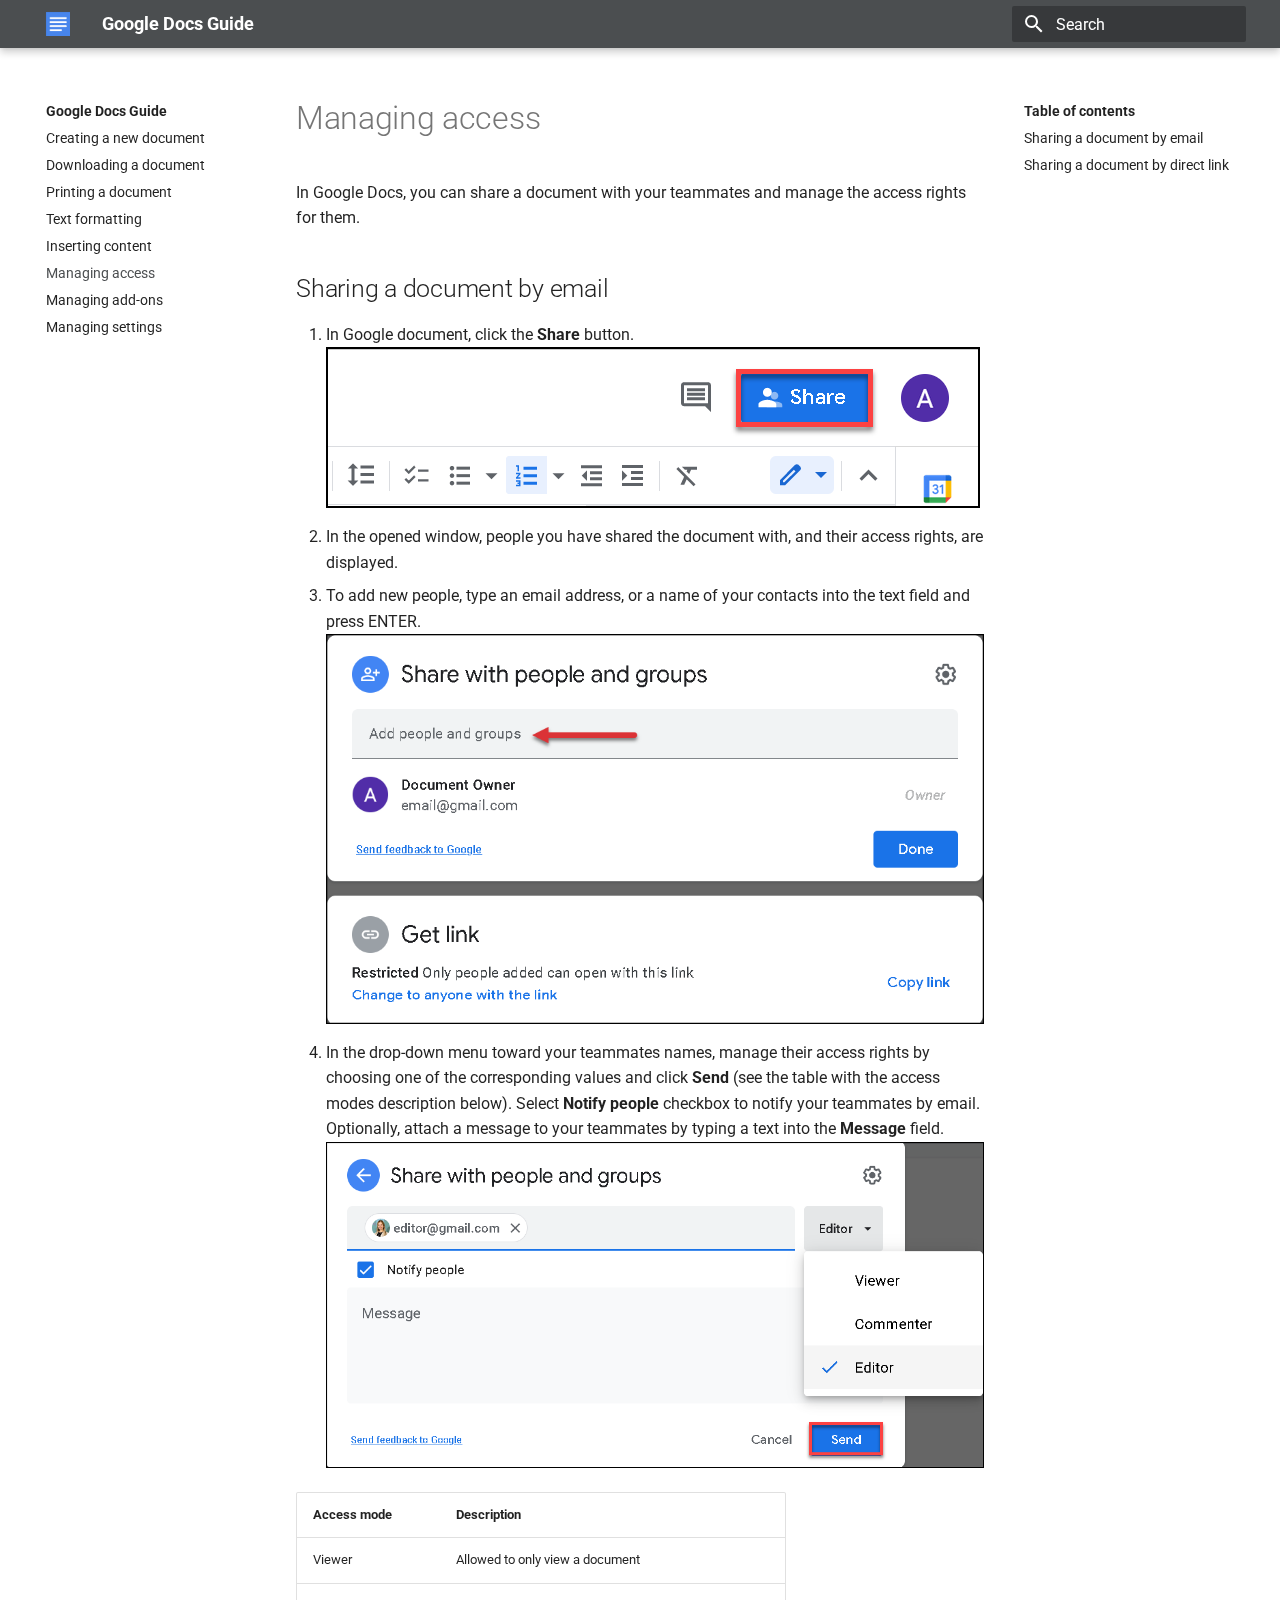
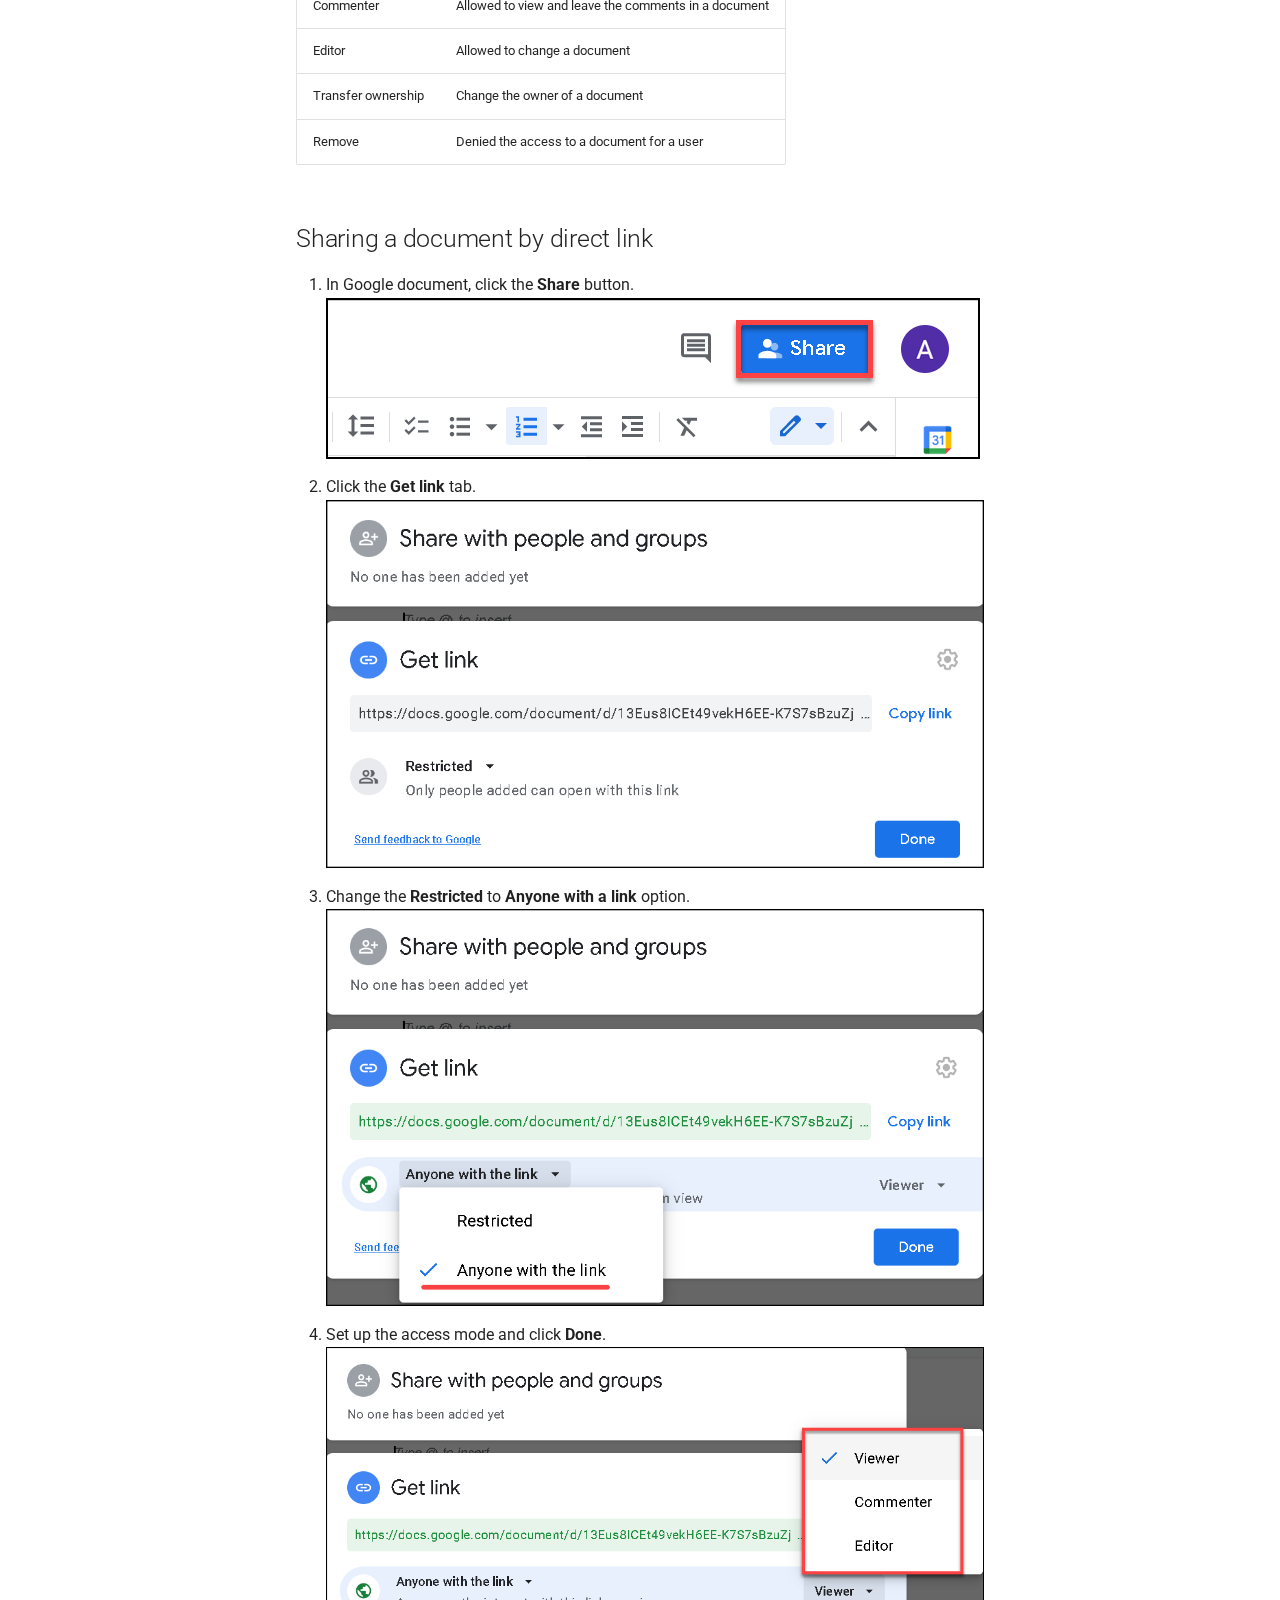
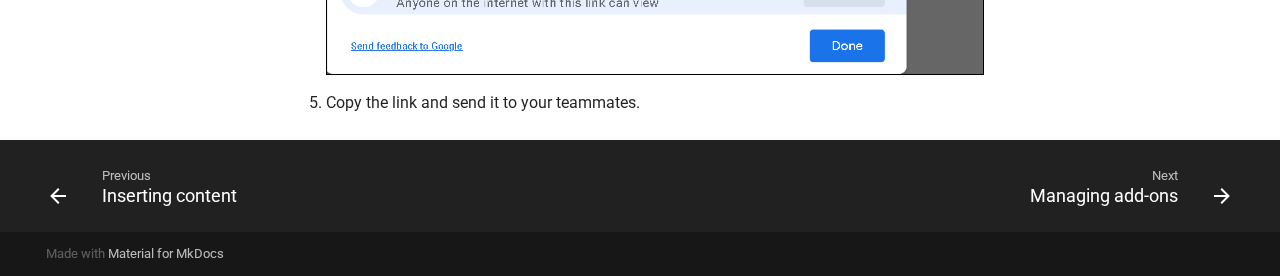
<file: managing access/index.html>
<!doctype html>
<html lang="en" class="no-js">
  <head>
    
      <meta charset="utf-8">
      <meta name="viewport" content="width=device-width,initial-scale=1">
      
      
        <meta name="author" content="Aleksei Rubtsov">
      
      
      <link rel="icon" href="../img/favicon.png">
      <meta name="generator" content="mkdocs-1.2.3, mkdocs-material-8.1.3">
    
    
      
        <title>Managing access - Google Docs Guide</title>
      
    
    
      <link rel="stylesheet" href="../assets/stylesheets/main.edf004c2.min.css">
      
        
        <link rel="stylesheet" href="../assets/stylesheets/palette.e6a45f82.min.css">
        
          
          
          <meta name="theme-color" content="">
        
      
    
    
    
      
        
        <link rel="preconnect" href="https://fonts.gstatic.com" crossorigin>
        <link rel="stylesheet" href="https://fonts.googleapis.com/css?family=Roboto:300,400,400i,700%7CRoboto+Mono&display=fallback">
        <style>:root{--md-text-font:"Roboto";--md-code-font:"Roboto Mono"}</style>
      
    
    
      <link rel="stylesheet" href="../stylesheets/extra.css">
    
    <script>__md_scope=new URL("..",location),__md_get=(e,_=localStorage,t=__md_scope)=>JSON.parse(_.getItem(t.pathname+"."+e)),__md_set=(e,_,t=localStorage,a=__md_scope)=>{try{t.setItem(a.pathname+"."+e,JSON.stringify(_))}catch(e){}}</script>
    
      

    
    
  </head>
  
  
    
    
    
    
    
    <body dir="ltr" data-md-color-scheme="" data-md-color-primary="stylesheets/extra.css" data-md-color-accent="">
  
    
    
    <input class="md-toggle" data-md-toggle="drawer" type="checkbox" id="__drawer" autocomplete="off">
    <input class="md-toggle" data-md-toggle="search" type="checkbox" id="__search" autocomplete="off">
    <label class="md-overlay" for="__drawer"></label>
    <div data-md-component="skip">
      
        
        <a href="#managing-access" class="md-skip">
          Skip to content
        </a>
      
    </div>
    <div data-md-component="announce">
      
    </div>
    
    
      

<header class="md-header" data-md-component="header">
  <nav class="md-header__inner md-grid" aria-label="Header">
    <a href=".." title="Google Docs Guide" class="md-header__button md-logo" aria-label="Google Docs Guide" data-md-component="logo">
      
  <img src="../img/favicon.png" alt="logo">

    </a>
    <label class="md-header__button md-icon" for="__drawer">
      <svg xmlns="http://www.w3.org/2000/svg" viewBox="0 0 24 24"><path d="M3 6h18v2H3V6m0 5h18v2H3v-2m0 5h18v2H3v-2z"/></svg>
    </label>
    <div class="md-header__title" data-md-component="header-title">
      <div class="md-header__ellipsis">
        <div class="md-header__topic">
          <span class="md-ellipsis">
            Google Docs Guide
          </span>
        </div>
        <div class="md-header__topic" data-md-component="header-topic">
          <span class="md-ellipsis">
            
              Managing access
            
          </span>
        </div>
      </div>
    </div>
    
    
    
      <label class="md-header__button md-icon" for="__search">
        <svg xmlns="http://www.w3.org/2000/svg" viewBox="0 0 24 24"><path d="M9.5 3A6.5 6.5 0 0 1 16 9.5c0 1.61-.59 3.09-1.56 4.23l.27.27h.79l5 5-1.5 1.5-5-5v-.79l-.27-.27A6.516 6.516 0 0 1 9.5 16 6.5 6.5 0 0 1 3 9.5 6.5 6.5 0 0 1 9.5 3m0 2C7 5 5 7 5 9.5S7 14 9.5 14 14 12 14 9.5 12 5 9.5 5z"/></svg>
      </label>
      <div class="md-search" data-md-component="search" role="dialog">
  <label class="md-search__overlay" for="__search"></label>
  <div class="md-search__inner" role="search">
    <form class="md-search__form" name="search">
      <input type="text" class="md-search__input" name="query" aria-label="Search" placeholder="Search" autocapitalize="off" autocorrect="off" autocomplete="off" spellcheck="false" data-md-component="search-query" required>
      <label class="md-search__icon md-icon" for="__search">
        <svg xmlns="http://www.w3.org/2000/svg" viewBox="0 0 24 24"><path d="M9.5 3A6.5 6.5 0 0 1 16 9.5c0 1.61-.59 3.09-1.56 4.23l.27.27h.79l5 5-1.5 1.5-5-5v-.79l-.27-.27A6.516 6.516 0 0 1 9.5 16 6.5 6.5 0 0 1 3 9.5 6.5 6.5 0 0 1 9.5 3m0 2C7 5 5 7 5 9.5S7 14 9.5 14 14 12 14 9.5 12 5 9.5 5z"/></svg>
        <svg xmlns="http://www.w3.org/2000/svg" viewBox="0 0 24 24"><path d="M20 11v2H8l5.5 5.5-1.42 1.42L4.16 12l7.92-7.92L13.5 5.5 8 11h12z"/></svg>
      </label>
      <nav class="md-search__options" aria-label="Search">
        
        <button type="reset" class="md-search__icon md-icon" aria-label="Clear" tabindex="-1">
          <svg xmlns="http://www.w3.org/2000/svg" viewBox="0 0 24 24"><path d="M19 6.41 17.59 5 12 10.59 6.41 5 5 6.41 10.59 12 5 17.59 6.41 19 12 13.41 17.59 19 19 17.59 13.41 12 19 6.41z"/></svg>
        </button>
      </nav>
      
    </form>
    <div class="md-search__output">
      <div class="md-search__scrollwrap" data-md-scrollfix>
        <div class="md-search-result" data-md-component="search-result">
          <div class="md-search-result__meta">
            Initializing search
          </div>
          <ol class="md-search-result__list"></ol>
        </div>
      </div>
    </div>
  </div>
</div>
    
    
  </nav>
  
</header>
    
    <div class="md-container" data-md-component="container">
      
      
        
          
        
      
      <main class="md-main" data-md-component="main">
        <div class="md-main__inner md-grid">
          
            
              
              <div class="md-sidebar md-sidebar--primary" data-md-component="sidebar" data-md-type="navigation" >
                <div class="md-sidebar__scrollwrap">
                  <div class="md-sidebar__inner">
                    


<nav class="md-nav md-nav--primary" aria-label="Navigation" data-md-level="0">
  <label class="md-nav__title" for="__drawer">
    <a href=".." title="Google Docs Guide" class="md-nav__button md-logo" aria-label="Google Docs Guide" data-md-component="logo">
      
  <img src="../img/favicon.png" alt="logo">

    </a>
    Google Docs Guide
  </label>
  
  <ul class="md-nav__list" data-md-scrollfix>
    
      
      
      

  
  
  
    <li class="md-nav__item">
      <a href="../creating/" class="md-nav__link">
        Creating a new document
      </a>
    </li>
  

    
      
      
      

  
  
  
    <li class="md-nav__item">
      <a href="../downloading/" class="md-nav__link">
        Downloading a document
      </a>
    </li>
  

    
      
      
      

  
  
  
    <li class="md-nav__item">
      <a href="../printing/" class="md-nav__link">
        Printing a document
      </a>
    </li>
  

    
      
      
      

  
  
  
    <li class="md-nav__item">
      <a href="../text%20formatting/" class="md-nav__link">
        Text formatting
      </a>
    </li>
  

    
      
      
      

  
  
  
    <li class="md-nav__item">
      <a href="../inserting/" class="md-nav__link">
        Inserting content
      </a>
    </li>
  

    
      
      
      

  
  
    
  
  
    <li class="md-nav__item md-nav__item--active">
      
      <input class="md-nav__toggle md-toggle" data-md-toggle="toc" type="checkbox" id="__toc">
      
      
        
      
      
        <label class="md-nav__link md-nav__link--active" for="__toc">
          Managing access
          <span class="md-nav__icon md-icon"></span>
        </label>
      
      <a href="./" class="md-nav__link md-nav__link--active">
        Managing access
      </a>
      
        

<nav class="md-nav md-nav--secondary" aria-label="Table of contents">
  
  
  
    
  
  
    <label class="md-nav__title" for="__toc">
      <span class="md-nav__icon md-icon"></span>
      Table of contents
    </label>
    <ul class="md-nav__list" data-md-component="toc" data-md-scrollfix>
      
        <li class="md-nav__item">
  <a href="#sharing-a-document-by-email" class="md-nav__link">
    Sharing a document by email
  </a>
  
</li>
      
        <li class="md-nav__item">
  <a href="#sharing-a-document-by-direct-link" class="md-nav__link">
    Sharing a document by direct link
  </a>
  
</li>
      
    </ul>
  
</nav>
      
    </li>
  

    
      
      
      

  
  
  
    <li class="md-nav__item">
      <a href="../managing%20addons/" class="md-nav__link">
        Managing add-ons
      </a>
    </li>
  

    
      
      
      

  
  
  
    <li class="md-nav__item">
      <a href="../managing%20settings/" class="md-nav__link">
        Managing settings
      </a>
    </li>
  

    
  </ul>
</nav>
                  </div>
                </div>
              </div>
            
            
              
              <div class="md-sidebar md-sidebar--secondary" data-md-component="sidebar" data-md-type="toc" >
                <div class="md-sidebar__scrollwrap">
                  <div class="md-sidebar__inner">
                    

<nav class="md-nav md-nav--secondary" aria-label="Table of contents">
  
  
  
    
  
  
    <label class="md-nav__title" for="__toc">
      <span class="md-nav__icon md-icon"></span>
      Table of contents
    </label>
    <ul class="md-nav__list" data-md-component="toc" data-md-scrollfix>
      
        <li class="md-nav__item">
  <a href="#sharing-a-document-by-email" class="md-nav__link">
    Sharing a document by email
  </a>
  
</li>
      
        <li class="md-nav__item">
  <a href="#sharing-a-document-by-direct-link" class="md-nav__link">
    Sharing a document by direct link
  </a>
  
</li>
      
    </ul>
  
</nav>
                  </div>
                </div>
              </div>
            
          
          <div class="md-content" data-md-component="content">
            <article class="md-content__inner md-typeset">
              
                

<h1 id="managing-access">Managing access</h1>
<p>In Google Docs, you can share a document with your teammates and manage the access rights for them.</p>
<h2 id="sharing-a-document-by-email">Sharing a document by email</h2>
<ol>
<li>In Google document, click the <strong>Share</strong> button.  <img alt="sharing scr1" src="../img/sharing1.png" /></li>
<li>In the opened window, people you have shared the document with, and their access rights, are displayed.</li>
<li>To add new people, type an email address, or a name of your contacts into the text field and press ENTER.  <img alt="sharing scr2" src="../img/sharing2.png" /></li>
<li>In the drop-down menu toward your teammates names, manage their access rights by choosing one of the corresponding values and click <strong>Send</strong> (see the table with the access modes description below). Select <strong>Notify people</strong> checkbox to notify your teammates by email. Optionally, attach a message to your teammates by typing a text into the <strong>Message</strong> field.   <img alt="sharing scr3" src="../img/sharing3.png" /></li>
</ol>
<table>
<thead>
<tr>
<th>Access mode</th>
<th>Description</th>
</tr>
</thead>
<tbody>
<tr>
<td>Viewer</td>
<td>Allowed to only view a document</td>
</tr>
<tr>
<td>Commenter</td>
<td>Allowed to view and leave the comments in a document</td>
</tr>
<tr>
<td>Editor</td>
<td>Allowed to change a document</td>
</tr>
<tr>
<td>Transfer ownership</td>
<td>Change the owner of a document</td>
</tr>
<tr>
<td>Remove</td>
<td>Denied the access to a document for a user</td>
</tr>
</tbody>
</table>
<h2 id="sharing-a-document-by-direct-link">Sharing a document by direct link</h2>
<ol>
<li>In Google document, click the <strong>Share</strong> button. <img alt="sharing scr1" src="../img/sharing1.png" /></li>
<li>Click the <strong>Get link</strong> tab.  <img alt="sharing scr2" src="../img/sharing4.png" /></li>
<li>Change the <strong>Restricted</strong> to <strong>Anyone with a link</strong> option. <img alt="sharing scr2" src="../img/sharing5.png" /> </li>
<li>Set up the access mode and click <strong>Done</strong>. <img alt="sharing scr3" src="../img/sharing6.png" /></li>
<li>Copy the link and send it to your teammates.</li>
</ol>

              
            </article>
          </div>
        </div>
        
      </main>
      
        <footer class="md-footer">
  
    <nav class="md-footer__inner md-grid" aria-label="Footer">
      
        
        <a href="../inserting/" class="md-footer__link md-footer__link--prev" aria-label="Previous: Inserting content" rel="prev">
          <div class="md-footer__button md-icon">
            <svg xmlns="http://www.w3.org/2000/svg" viewBox="0 0 24 24"><path d="M20 11v2H8l5.5 5.5-1.42 1.42L4.16 12l7.92-7.92L13.5 5.5 8 11h12z"/></svg>
          </div>
          <div class="md-footer__title">
            <div class="md-ellipsis">
              <span class="md-footer__direction">
                Previous
              </span>
              Inserting content
            </div>
          </div>
        </a>
      
      
        
        <a href="../managing%20addons/" class="md-footer__link md-footer__link--next" aria-label="Next: Managing add-ons" rel="next">
          <div class="md-footer__title">
            <div class="md-ellipsis">
              <span class="md-footer__direction">
                Next
              </span>
              Managing add-ons
            </div>
          </div>
          <div class="md-footer__button md-icon">
            <svg xmlns="http://www.w3.org/2000/svg" viewBox="0 0 24 24"><path d="M4 11v2h12l-5.5 5.5 1.42 1.42L19.84 12l-7.92-7.92L10.5 5.5 16 11H4z"/></svg>
          </div>
        </a>
      
    </nav>
  
  <div class="md-footer-meta md-typeset">
    <div class="md-footer-meta__inner md-grid">
      <div class="md-copyright">
  
  
    Made with
    <a href="https://squidfunk.github.io/mkdocs-material/" target="_blank" rel="noopener">
      Material for MkDocs
    </a>
  
</div>
      
    </div>
  </div>
</footer>
      
    </div>
    <div class="md-dialog" data-md-component="dialog">
      <div class="md-dialog__inner md-typeset"></div>
    </div>
    <script id="__config" type="application/json">{"base": "..", "features": [], "translations": {"clipboard.copy": "Copy to clipboard", "clipboard.copied": "Copied to clipboard", "search.config.lang": "en", "search.config.pipeline": "trimmer, stopWordFilter", "search.config.separator": "[\\s\\-]+", "search.placeholder": "Search", "search.result.placeholder": "Type to start searching", "search.result.none": "No matching documents", "search.result.one": "1 matching document", "search.result.other": "# matching documents", "search.result.more.one": "1 more on this page", "search.result.more.other": "# more on this page", "search.result.term.missing": "Missing", "select.version.title": "Select version"}, "search": "../assets/javascripts/workers/search.0bbba5b5.min.js"}</script>
    
    
      <script src="../assets/javascripts/bundle.e1a181d9.min.js"></script>
      
    
  </body>
</html>
</file>
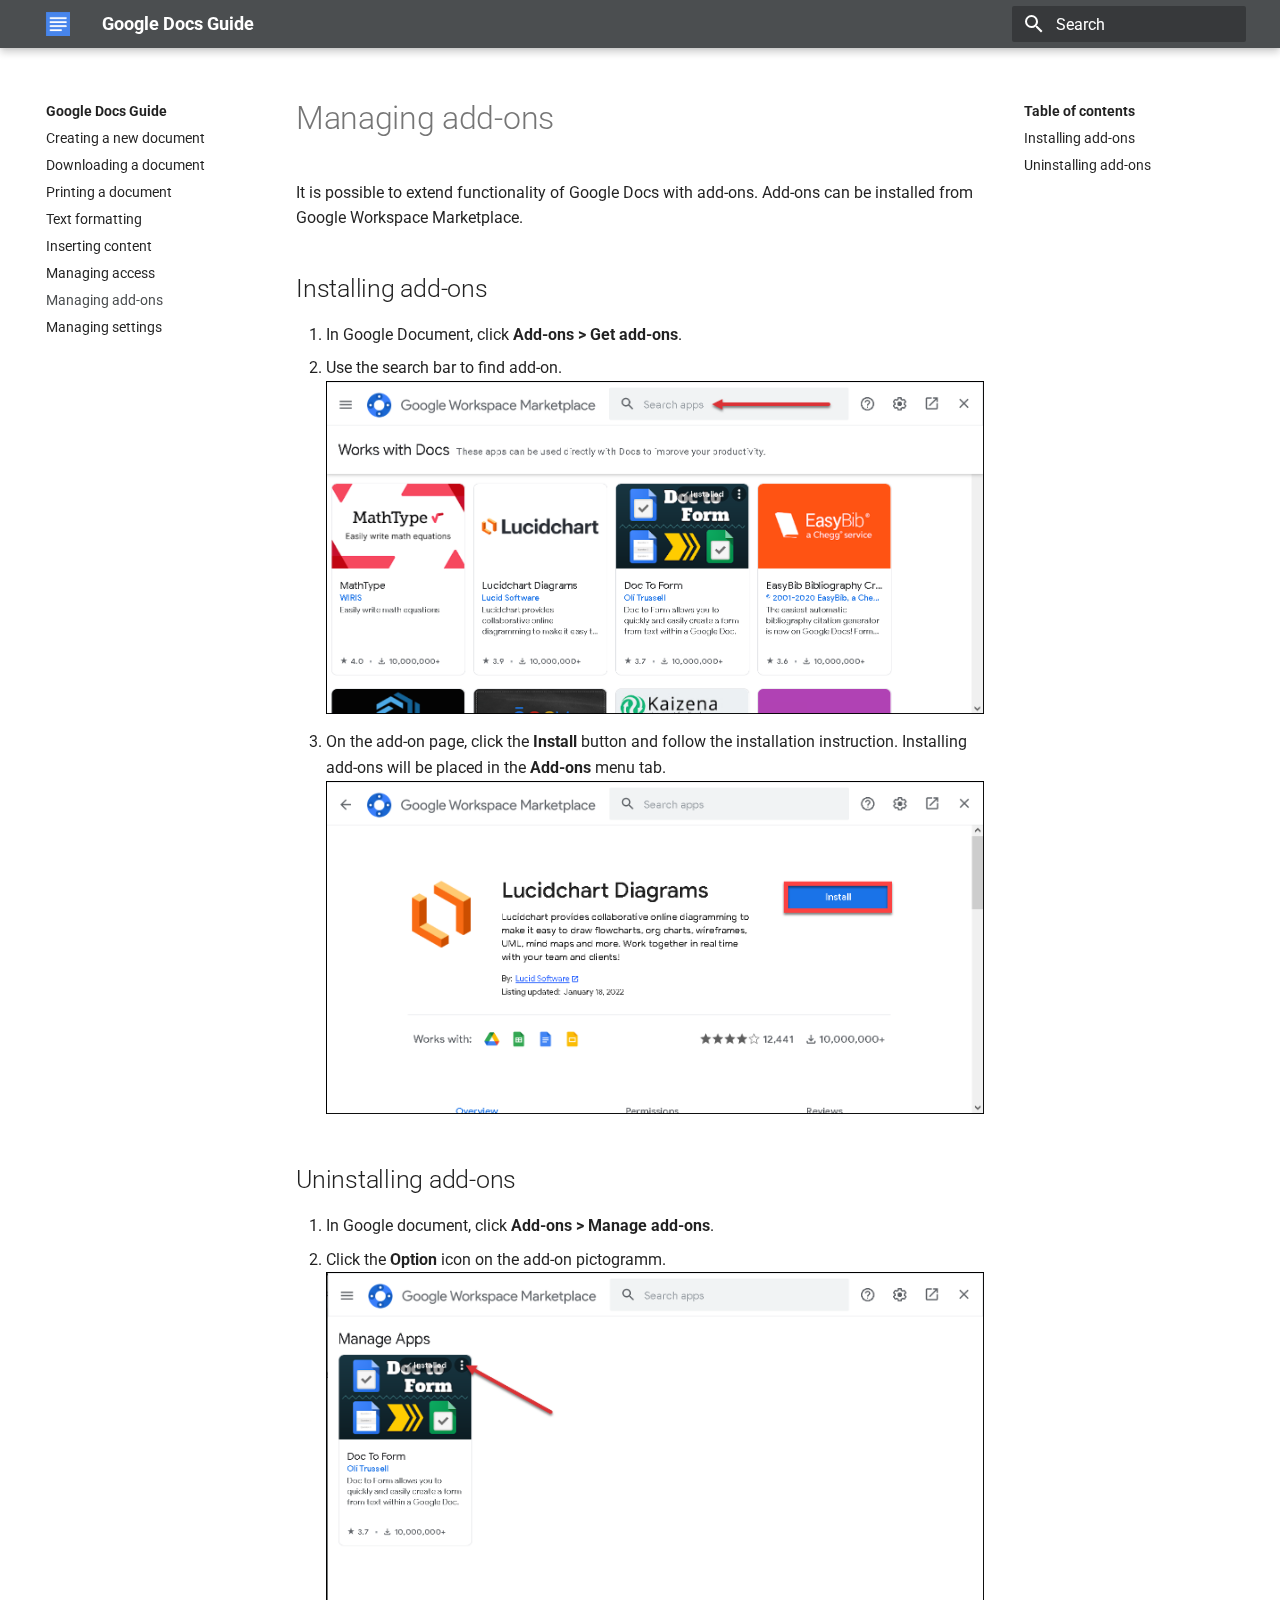
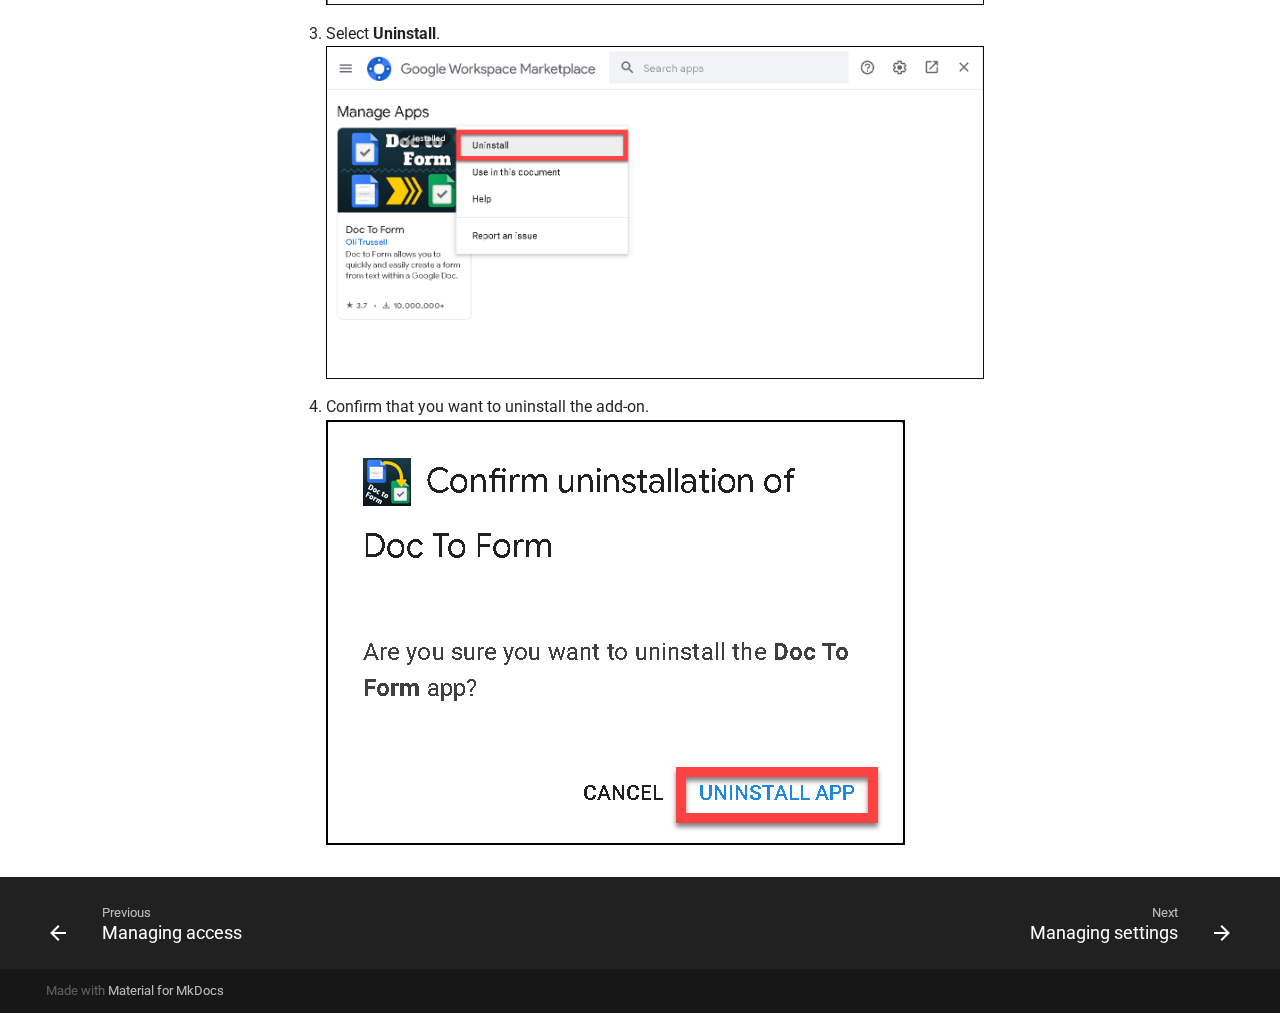
<file: managing addons/index.html>
<!doctype html>
<html lang="en" class="no-js">
  <head>
    
      <meta charset="utf-8">
      <meta name="viewport" content="width=device-width,initial-scale=1">
      
      
        <meta name="author" content="Aleksei Rubtsov">
      
      
      <link rel="icon" href="../img/favicon.png">
      <meta name="generator" content="mkdocs-1.2.3, mkdocs-material-8.1.3">
    
    
      
        <title>Managing add-ons - Google Docs Guide</title>
      
    
    
      <link rel="stylesheet" href="../assets/stylesheets/main.edf004c2.min.css">
      
        
        <link rel="stylesheet" href="../assets/stylesheets/palette.e6a45f82.min.css">
        
          
          
          <meta name="theme-color" content="">
        
      
    
    
    
      
        
        <link rel="preconnect" href="https://fonts.gstatic.com" crossorigin>
        <link rel="stylesheet" href="https://fonts.googleapis.com/css?family=Roboto:300,400,400i,700%7CRoboto+Mono&display=fallback">
        <style>:root{--md-text-font:"Roboto";--md-code-font:"Roboto Mono"}</style>
      
    
    
      <link rel="stylesheet" href="../stylesheets/extra.css">
    
    <script>__md_scope=new URL("..",location),__md_get=(e,_=localStorage,t=__md_scope)=>JSON.parse(_.getItem(t.pathname+"."+e)),__md_set=(e,_,t=localStorage,a=__md_scope)=>{try{t.setItem(a.pathname+"."+e,JSON.stringify(_))}catch(e){}}</script>
    
      

    
    
  </head>
  
  
    
    
    
    
    
    <body dir="ltr" data-md-color-scheme="" data-md-color-primary="stylesheets/extra.css" data-md-color-accent="">
  
    
    
    <input class="md-toggle" data-md-toggle="drawer" type="checkbox" id="__drawer" autocomplete="off">
    <input class="md-toggle" data-md-toggle="search" type="checkbox" id="__search" autocomplete="off">
    <label class="md-overlay" for="__drawer"></label>
    <div data-md-component="skip">
      
        
        <a href="#managing-add-ons" class="md-skip">
          Skip to content
        </a>
      
    </div>
    <div data-md-component="announce">
      
    </div>
    
    
      

<header class="md-header" data-md-component="header">
  <nav class="md-header__inner md-grid" aria-label="Header">
    <a href=".." title="Google Docs Guide" class="md-header__button md-logo" aria-label="Google Docs Guide" data-md-component="logo">
      
  <img src="../img/favicon.png" alt="logo">

    </a>
    <label class="md-header__button md-icon" for="__drawer">
      <svg xmlns="http://www.w3.org/2000/svg" viewBox="0 0 24 24"><path d="M3 6h18v2H3V6m0 5h18v2H3v-2m0 5h18v2H3v-2z"/></svg>
    </label>
    <div class="md-header__title" data-md-component="header-title">
      <div class="md-header__ellipsis">
        <div class="md-header__topic">
          <span class="md-ellipsis">
            Google Docs Guide
          </span>
        </div>
        <div class="md-header__topic" data-md-component="header-topic">
          <span class="md-ellipsis">
            
              Managing add-ons
            
          </span>
        </div>
      </div>
    </div>
    
    
    
      <label class="md-header__button md-icon" for="__search">
        <svg xmlns="http://www.w3.org/2000/svg" viewBox="0 0 24 24"><path d="M9.5 3A6.5 6.5 0 0 1 16 9.5c0 1.61-.59 3.09-1.56 4.23l.27.27h.79l5 5-1.5 1.5-5-5v-.79l-.27-.27A6.516 6.516 0 0 1 9.5 16 6.5 6.5 0 0 1 3 9.5 6.5 6.5 0 0 1 9.5 3m0 2C7 5 5 7 5 9.5S7 14 9.5 14 14 12 14 9.5 12 5 9.5 5z"/></svg>
      </label>
      <div class="md-search" data-md-component="search" role="dialog">
  <label class="md-search__overlay" for="__search"></label>
  <div class="md-search__inner" role="search">
    <form class="md-search__form" name="search">
      <input type="text" class="md-search__input" name="query" aria-label="Search" placeholder="Search" autocapitalize="off" autocorrect="off" autocomplete="off" spellcheck="false" data-md-component="search-query" required>
      <label class="md-search__icon md-icon" for="__search">
        <svg xmlns="http://www.w3.org/2000/svg" viewBox="0 0 24 24"><path d="M9.5 3A6.5 6.5 0 0 1 16 9.5c0 1.61-.59 3.09-1.56 4.23l.27.27h.79l5 5-1.5 1.5-5-5v-.79l-.27-.27A6.516 6.516 0 0 1 9.5 16 6.5 6.5 0 0 1 3 9.5 6.5 6.5 0 0 1 9.5 3m0 2C7 5 5 7 5 9.5S7 14 9.5 14 14 12 14 9.5 12 5 9.5 5z"/></svg>
        <svg xmlns="http://www.w3.org/2000/svg" viewBox="0 0 24 24"><path d="M20 11v2H8l5.5 5.5-1.42 1.42L4.16 12l7.92-7.92L13.5 5.5 8 11h12z"/></svg>
      </label>
      <nav class="md-search__options" aria-label="Search">
        
        <button type="reset" class="md-search__icon md-icon" aria-label="Clear" tabindex="-1">
          <svg xmlns="http://www.w3.org/2000/svg" viewBox="0 0 24 24"><path d="M19 6.41 17.59 5 12 10.59 6.41 5 5 6.41 10.59 12 5 17.59 6.41 19 12 13.41 17.59 19 19 17.59 13.41 12 19 6.41z"/></svg>
        </button>
      </nav>
      
    </form>
    <div class="md-search__output">
      <div class="md-search__scrollwrap" data-md-scrollfix>
        <div class="md-search-result" data-md-component="search-result">
          <div class="md-search-result__meta">
            Initializing search
          </div>
          <ol class="md-search-result__list"></ol>
        </div>
      </div>
    </div>
  </div>
</div>
    
    
  </nav>
  
</header>
    
    <div class="md-container" data-md-component="container">
      
      
        
          
        
      
      <main class="md-main" data-md-component="main">
        <div class="md-main__inner md-grid">
          
            
              
              <div class="md-sidebar md-sidebar--primary" data-md-component="sidebar" data-md-type="navigation" >
                <div class="md-sidebar__scrollwrap">
                  <div class="md-sidebar__inner">
                    


<nav class="md-nav md-nav--primary" aria-label="Navigation" data-md-level="0">
  <label class="md-nav__title" for="__drawer">
    <a href=".." title="Google Docs Guide" class="md-nav__button md-logo" aria-label="Google Docs Guide" data-md-component="logo">
      
  <img src="../img/favicon.png" alt="logo">

    </a>
    Google Docs Guide
  </label>
  
  <ul class="md-nav__list" data-md-scrollfix>
    
      
      
      

  
  
  
    <li class="md-nav__item">
      <a href="../creating/" class="md-nav__link">
        Creating a new document
      </a>
    </li>
  

    
      
      
      

  
  
  
    <li class="md-nav__item">
      <a href="../downloading/" class="md-nav__link">
        Downloading a document
      </a>
    </li>
  

    
      
      
      

  
  
  
    <li class="md-nav__item">
      <a href="../printing/" class="md-nav__link">
        Printing a document
      </a>
    </li>
  

    
      
      
      

  
  
  
    <li class="md-nav__item">
      <a href="../text%20formatting/" class="md-nav__link">
        Text formatting
      </a>
    </li>
  

    
      
      
      

  
  
  
    <li class="md-nav__item">
      <a href="../inserting/" class="md-nav__link">
        Inserting content
      </a>
    </li>
  

    
      
      
      

  
  
  
    <li class="md-nav__item">
      <a href="../managing%20access/" class="md-nav__link">
        Managing access
      </a>
    </li>
  

    
      
      
      

  
  
    
  
  
    <li class="md-nav__item md-nav__item--active">
      
      <input class="md-nav__toggle md-toggle" data-md-toggle="toc" type="checkbox" id="__toc">
      
      
        
      
      
        <label class="md-nav__link md-nav__link--active" for="__toc">
          Managing add-ons
          <span class="md-nav__icon md-icon"></span>
        </label>
      
      <a href="./" class="md-nav__link md-nav__link--active">
        Managing add-ons
      </a>
      
        

<nav class="md-nav md-nav--secondary" aria-label="Table of contents">
  
  
  
    
  
  
    <label class="md-nav__title" for="__toc">
      <span class="md-nav__icon md-icon"></span>
      Table of contents
    </label>
    <ul class="md-nav__list" data-md-component="toc" data-md-scrollfix>
      
        <li class="md-nav__item">
  <a href="#installing-add-ons" class="md-nav__link">
    Installing add-ons
  </a>
  
</li>
      
        <li class="md-nav__item">
  <a href="#uninstalling-add-ons" class="md-nav__link">
    Uninstalling add-ons
  </a>
  
</li>
      
    </ul>
  
</nav>
      
    </li>
  

    
      
      
      

  
  
  
    <li class="md-nav__item">
      <a href="../managing%20settings/" class="md-nav__link">
        Managing settings
      </a>
    </li>
  

    
  </ul>
</nav>
                  </div>
                </div>
              </div>
            
            
              
              <div class="md-sidebar md-sidebar--secondary" data-md-component="sidebar" data-md-type="toc" >
                <div class="md-sidebar__scrollwrap">
                  <div class="md-sidebar__inner">
                    

<nav class="md-nav md-nav--secondary" aria-label="Table of contents">
  
  
  
    
  
  
    <label class="md-nav__title" for="__toc">
      <span class="md-nav__icon md-icon"></span>
      Table of contents
    </label>
    <ul class="md-nav__list" data-md-component="toc" data-md-scrollfix>
      
        <li class="md-nav__item">
  <a href="#installing-add-ons" class="md-nav__link">
    Installing add-ons
  </a>
  
</li>
      
        <li class="md-nav__item">
  <a href="#uninstalling-add-ons" class="md-nav__link">
    Uninstalling add-ons
  </a>
  
</li>
      
    </ul>
  
</nav>
                  </div>
                </div>
              </div>
            
          
          <div class="md-content" data-md-component="content">
            <article class="md-content__inner md-typeset">
              
                

<h1 id="managing-add-ons">Managing add-ons</h1>
<p>It is possible to extend functionality of Google Docs with add-ons. Add-ons can be installed from Google Workspace Marketplace.</p>
<h2 id="installing-add-ons">Installing add-ons</h2>
<ol>
<li>In Google Document, click <strong>Add-ons &gt; Get add-ons</strong>.</li>
<li>Use the search bar to find add-on.  <img alt="scr1" src="../img/addons1.png" /></li>
<li>On the add-on page, click the <strong>Install</strong> button and follow the installation instruction. Installing add-ons will be placed in the <strong>Add-ons</strong> menu tab.  <img alt="scr2" src="../img/addon2.png" /></li>
</ol>
<h2 id="uninstalling-add-ons">Uninstalling add-ons</h2>
<ol>
<li>In Google document, click <strong>Add-ons &gt; Manage add-ons</strong>.</li>
<li>Click the <strong>Option</strong> icon on the add-on pictogramm.  <img alt="scr" src="../img/addon3.png" /></li>
<li>Select <strong>Uninstall</strong>.  <img alt="scr" src="../img/addon4.png" /></li>
<li>Confirm that you want to uninstall the add-on. <img alt="scr" src="../img/addon5.png" /></li>
</ol>

              
            </article>
          </div>
        </div>
        
      </main>
      
        <footer class="md-footer">
  
    <nav class="md-footer__inner md-grid" aria-label="Footer">
      
        
        <a href="../managing%20access/" class="md-footer__link md-footer__link--prev" aria-label="Previous: Managing access" rel="prev">
          <div class="md-footer__button md-icon">
            <svg xmlns="http://www.w3.org/2000/svg" viewBox="0 0 24 24"><path d="M20 11v2H8l5.5 5.5-1.42 1.42L4.16 12l7.92-7.92L13.5 5.5 8 11h12z"/></svg>
          </div>
          <div class="md-footer__title">
            <div class="md-ellipsis">
              <span class="md-footer__direction">
                Previous
              </span>
              Managing access
            </div>
          </div>
        </a>
      
      
        
        <a href="../managing%20settings/" class="md-footer__link md-footer__link--next" aria-label="Next: Managing settings" rel="next">
          <div class="md-footer__title">
            <div class="md-ellipsis">
              <span class="md-footer__direction">
                Next
              </span>
              Managing settings
            </div>
          </div>
          <div class="md-footer__button md-icon">
            <svg xmlns="http://www.w3.org/2000/svg" viewBox="0 0 24 24"><path d="M4 11v2h12l-5.5 5.5 1.42 1.42L19.84 12l-7.92-7.92L10.5 5.5 16 11H4z"/></svg>
          </div>
        </a>
      
    </nav>
  
  <div class="md-footer-meta md-typeset">
    <div class="md-footer-meta__inner md-grid">
      <div class="md-copyright">
  
  
    Made with
    <a href="https://squidfunk.github.io/mkdocs-material/" target="_blank" rel="noopener">
      Material for MkDocs
    </a>
  
</div>
      
    </div>
  </div>
</footer>
      
    </div>
    <div class="md-dialog" data-md-component="dialog">
      <div class="md-dialog__inner md-typeset"></div>
    </div>
    <script id="__config" type="application/json">{"base": "..", "features": [], "translations": {"clipboard.copy": "Copy to clipboard", "clipboard.copied": "Copied to clipboard", "search.config.lang": "en", "search.config.pipeline": "trimmer, stopWordFilter", "search.config.separator": "[\\s\\-]+", "search.placeholder": "Search", "search.result.placeholder": "Type to start searching", "search.result.none": "No matching documents", "search.result.one": "1 matching document", "search.result.other": "# matching documents", "search.result.more.one": "1 more on this page", "search.result.more.other": "# more on this page", "search.result.term.missing": "Missing", "select.version.title": "Select version"}, "search": "../assets/javascripts/workers/search.0bbba5b5.min.js"}</script>
    
    
      <script src="../assets/javascripts/bundle.e1a181d9.min.js"></script>
      
    
  </body>
</html>
</file>
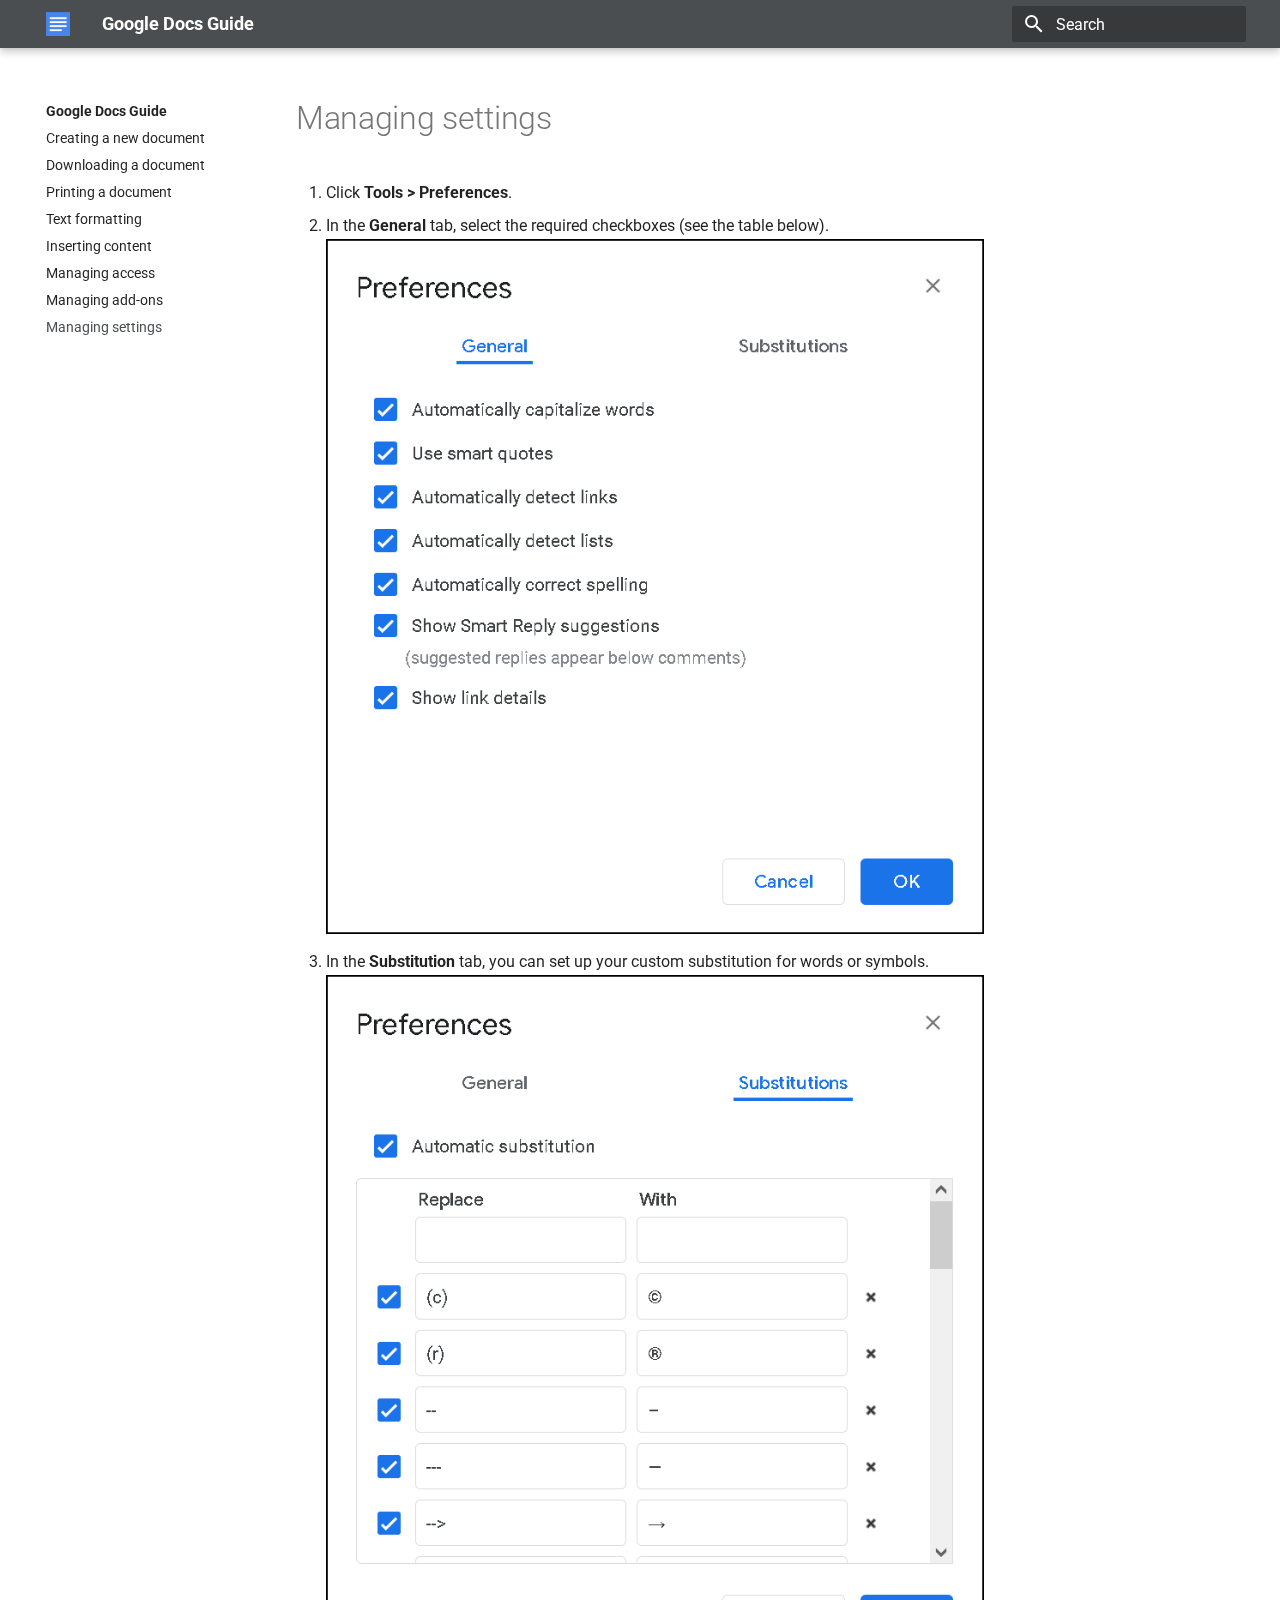
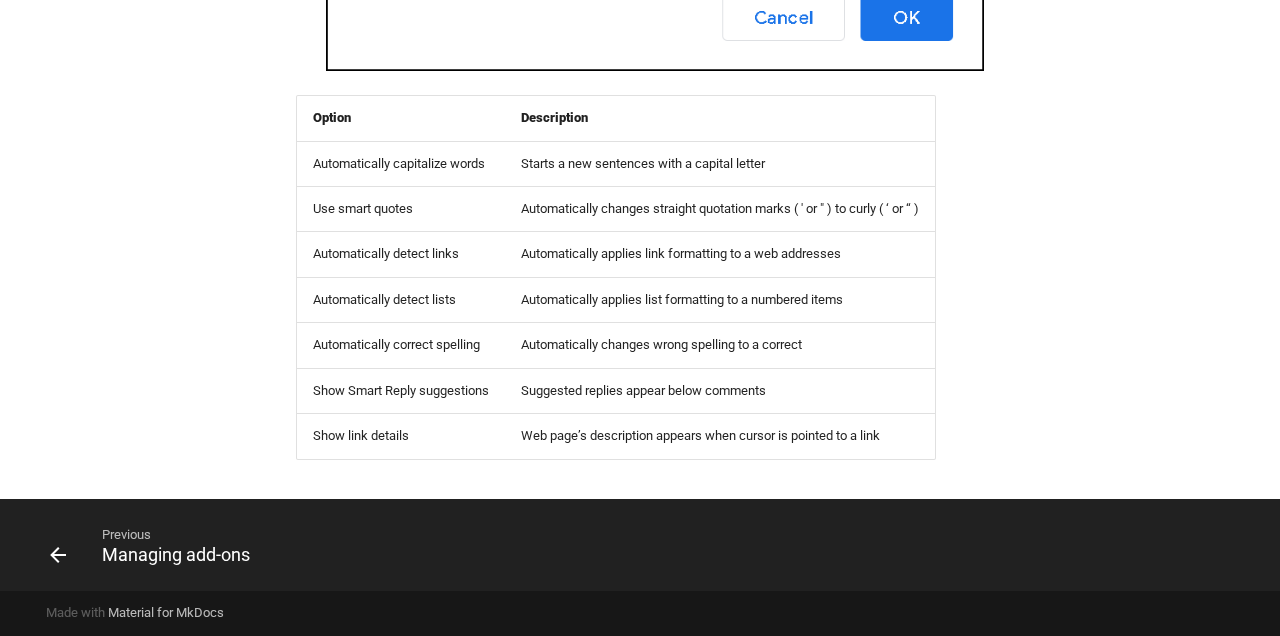
<file: managing settings/index.html>
<!doctype html>
<html lang="en" class="no-js">
  <head>
    
      <meta charset="utf-8">
      <meta name="viewport" content="width=device-width,initial-scale=1">
      
      
        <meta name="author" content="Aleksei Rubtsov">
      
      
      <link rel="icon" href="../img/favicon.png">
      <meta name="generator" content="mkdocs-1.2.3, mkdocs-material-8.1.3">
    
    
      
        <title>Managing settings - Google Docs Guide</title>
      
    
    
      <link rel="stylesheet" href="../assets/stylesheets/main.edf004c2.min.css">
      
        
        <link rel="stylesheet" href="../assets/stylesheets/palette.e6a45f82.min.css">
        
          
          
          <meta name="theme-color" content="">
        
      
    
    
    
      
        
        <link rel="preconnect" href="https://fonts.gstatic.com" crossorigin>
        <link rel="stylesheet" href="https://fonts.googleapis.com/css?family=Roboto:300,400,400i,700%7CRoboto+Mono&display=fallback">
        <style>:root{--md-text-font:"Roboto";--md-code-font:"Roboto Mono"}</style>
      
    
    
      <link rel="stylesheet" href="../stylesheets/extra.css">
    
    <script>__md_scope=new URL("..",location),__md_get=(e,_=localStorage,t=__md_scope)=>JSON.parse(_.getItem(t.pathname+"."+e)),__md_set=(e,_,t=localStorage,a=__md_scope)=>{try{t.setItem(a.pathname+"."+e,JSON.stringify(_))}catch(e){}}</script>
    
      

    
    
  </head>
  
  
    
    
    
    
    
    <body dir="ltr" data-md-color-scheme="" data-md-color-primary="stylesheets/extra.css" data-md-color-accent="">
  
    
    
    <input class="md-toggle" data-md-toggle="drawer" type="checkbox" id="__drawer" autocomplete="off">
    <input class="md-toggle" data-md-toggle="search" type="checkbox" id="__search" autocomplete="off">
    <label class="md-overlay" for="__drawer"></label>
    <div data-md-component="skip">
      
        
        <a href="#managing-settings" class="md-skip">
          Skip to content
        </a>
      
    </div>
    <div data-md-component="announce">
      
    </div>
    
    
      

<header class="md-header" data-md-component="header">
  <nav class="md-header__inner md-grid" aria-label="Header">
    <a href=".." title="Google Docs Guide" class="md-header__button md-logo" aria-label="Google Docs Guide" data-md-component="logo">
      
  <img src="../img/favicon.png" alt="logo">

    </a>
    <label class="md-header__button md-icon" for="__drawer">
      <svg xmlns="http://www.w3.org/2000/svg" viewBox="0 0 24 24"><path d="M3 6h18v2H3V6m0 5h18v2H3v-2m0 5h18v2H3v-2z"/></svg>
    </label>
    <div class="md-header__title" data-md-component="header-title">
      <div class="md-header__ellipsis">
        <div class="md-header__topic">
          <span class="md-ellipsis">
            Google Docs Guide
          </span>
        </div>
        <div class="md-header__topic" data-md-component="header-topic">
          <span class="md-ellipsis">
            
              Managing settings
            
          </span>
        </div>
      </div>
    </div>
    
    
    
      <label class="md-header__button md-icon" for="__search">
        <svg xmlns="http://www.w3.org/2000/svg" viewBox="0 0 24 24"><path d="M9.5 3A6.5 6.5 0 0 1 16 9.5c0 1.61-.59 3.09-1.56 4.23l.27.27h.79l5 5-1.5 1.5-5-5v-.79l-.27-.27A6.516 6.516 0 0 1 9.5 16 6.5 6.5 0 0 1 3 9.5 6.5 6.5 0 0 1 9.5 3m0 2C7 5 5 7 5 9.5S7 14 9.5 14 14 12 14 9.5 12 5 9.5 5z"/></svg>
      </label>
      <div class="md-search" data-md-component="search" role="dialog">
  <label class="md-search__overlay" for="__search"></label>
  <div class="md-search__inner" role="search">
    <form class="md-search__form" name="search">
      <input type="text" class="md-search__input" name="query" aria-label="Search" placeholder="Search" autocapitalize="off" autocorrect="off" autocomplete="off" spellcheck="false" data-md-component="search-query" required>
      <label class="md-search__icon md-icon" for="__search">
        <svg xmlns="http://www.w3.org/2000/svg" viewBox="0 0 24 24"><path d="M9.5 3A6.5 6.5 0 0 1 16 9.5c0 1.61-.59 3.09-1.56 4.23l.27.27h.79l5 5-1.5 1.5-5-5v-.79l-.27-.27A6.516 6.516 0 0 1 9.5 16 6.5 6.5 0 0 1 3 9.5 6.5 6.5 0 0 1 9.5 3m0 2C7 5 5 7 5 9.5S7 14 9.5 14 14 12 14 9.5 12 5 9.5 5z"/></svg>
        <svg xmlns="http://www.w3.org/2000/svg" viewBox="0 0 24 24"><path d="M20 11v2H8l5.5 5.5-1.42 1.42L4.16 12l7.92-7.92L13.5 5.5 8 11h12z"/></svg>
      </label>
      <nav class="md-search__options" aria-label="Search">
        
        <button type="reset" class="md-search__icon md-icon" aria-label="Clear" tabindex="-1">
          <svg xmlns="http://www.w3.org/2000/svg" viewBox="0 0 24 24"><path d="M19 6.41 17.59 5 12 10.59 6.41 5 5 6.41 10.59 12 5 17.59 6.41 19 12 13.41 17.59 19 19 17.59 13.41 12 19 6.41z"/></svg>
        </button>
      </nav>
      
    </form>
    <div class="md-search__output">
      <div class="md-search__scrollwrap" data-md-scrollfix>
        <div class="md-search-result" data-md-component="search-result">
          <div class="md-search-result__meta">
            Initializing search
          </div>
          <ol class="md-search-result__list"></ol>
        </div>
      </div>
    </div>
  </div>
</div>
    
    
  </nav>
  
</header>
    
    <div class="md-container" data-md-component="container">
      
      
        
          
        
      
      <main class="md-main" data-md-component="main">
        <div class="md-main__inner md-grid">
          
            
              
              <div class="md-sidebar md-sidebar--primary" data-md-component="sidebar" data-md-type="navigation" >
                <div class="md-sidebar__scrollwrap">
                  <div class="md-sidebar__inner">
                    


<nav class="md-nav md-nav--primary" aria-label="Navigation" data-md-level="0">
  <label class="md-nav__title" for="__drawer">
    <a href=".." title="Google Docs Guide" class="md-nav__button md-logo" aria-label="Google Docs Guide" data-md-component="logo">
      
  <img src="../img/favicon.png" alt="logo">

    </a>
    Google Docs Guide
  </label>
  
  <ul class="md-nav__list" data-md-scrollfix>
    
      
      
      

  
  
  
    <li class="md-nav__item">
      <a href="../creating/" class="md-nav__link">
        Creating a new document
      </a>
    </li>
  

    
      
      
      

  
  
  
    <li class="md-nav__item">
      <a href="../downloading/" class="md-nav__link">
        Downloading a document
      </a>
    </li>
  

    
      
      
      

  
  
  
    <li class="md-nav__item">
      <a href="../printing/" class="md-nav__link">
        Printing a document
      </a>
    </li>
  

    
      
      
      

  
  
  
    <li class="md-nav__item">
      <a href="../text%20formatting/" class="md-nav__link">
        Text formatting
      </a>
    </li>
  

    
      
      
      

  
  
  
    <li class="md-nav__item">
      <a href="../inserting/" class="md-nav__link">
        Inserting content
      </a>
    </li>
  

    
      
      
      

  
  
  
    <li class="md-nav__item">
      <a href="../managing%20access/" class="md-nav__link">
        Managing access
      </a>
    </li>
  

    
      
      
      

  
  
  
    <li class="md-nav__item">
      <a href="../managing%20addons/" class="md-nav__link">
        Managing add-ons
      </a>
    </li>
  

    
      
      
      

  
  
    
  
  
    <li class="md-nav__item md-nav__item--active">
      
      <input class="md-nav__toggle md-toggle" data-md-toggle="toc" type="checkbox" id="__toc">
      
      
        
      
      
      <a href="./" class="md-nav__link md-nav__link--active">
        Managing settings
      </a>
      
    </li>
  

    
  </ul>
</nav>
                  </div>
                </div>
              </div>
            
            
              
              <div class="md-sidebar md-sidebar--secondary" data-md-component="sidebar" data-md-type="toc" >
                <div class="md-sidebar__scrollwrap">
                  <div class="md-sidebar__inner">
                    

<nav class="md-nav md-nav--secondary" aria-label="Table of contents">
  
  
  
    
  
  
</nav>
                  </div>
                </div>
              </div>
            
          
          <div class="md-content" data-md-component="content">
            <article class="md-content__inner md-typeset">
              
                

<h1 id="managing-settings">Managing settings</h1>
<ol>
<li>Click <strong>Tools &gt; Preferences</strong>.</li>
<li>In the <strong>General</strong> tab, select the required checkboxes (see the table below).  <img alt="scr" src="../img/settings1.png" /></li>
<li>In the <strong>Substitution</strong> tab, you can set up your custom substitution for words or symbols.  <img alt="scr" src="../img/settings2.png" /></li>
</ol>
<table>
<thead>
<tr>
<th><strong>Option</strong></th>
<th><strong>Description</strong></th>
</tr>
</thead>
<tbody>
<tr>
<td>Automatically capitalize words</td>
<td>Starts a new sentences with a capital letter</td>
</tr>
<tr>
<td>Use smart quotes</td>
<td>Automatically changes straight quotation marks ( ' or " ) to curly ( ‘ or “ )</td>
</tr>
<tr>
<td>Automatically detect links</td>
<td>Automatically applies link formatting to a web addresses</td>
</tr>
<tr>
<td>Automatically detect lists</td>
<td>Automatically applies list formatting to a numbered items</td>
</tr>
<tr>
<td>Automatically correct spelling</td>
<td>Automatically changes wrong spelling to a correct</td>
</tr>
<tr>
<td>Show Smart Reply suggestions</td>
<td>Suggested replies appear below comments</td>
</tr>
<tr>
<td>Show link details</td>
<td>Web page’s description appears when cursor is pointed to a link</td>
</tr>
</tbody>
</table>

              
            </article>
          </div>
        </div>
        
      </main>
      
        <footer class="md-footer">
  
    <nav class="md-footer__inner md-grid" aria-label="Footer">
      
        
        <a href="../managing%20addons/" class="md-footer__link md-footer__link--prev" aria-label="Previous: Managing add-ons" rel="prev">
          <div class="md-footer__button md-icon">
            <svg xmlns="http://www.w3.org/2000/svg" viewBox="0 0 24 24"><path d="M20 11v2H8l5.5 5.5-1.42 1.42L4.16 12l7.92-7.92L13.5 5.5 8 11h12z"/></svg>
          </div>
          <div class="md-footer__title">
            <div class="md-ellipsis">
              <span class="md-footer__direction">
                Previous
              </span>
              Managing add-ons
            </div>
          </div>
        </a>
      
      
    </nav>
  
  <div class="md-footer-meta md-typeset">
    <div class="md-footer-meta__inner md-grid">
      <div class="md-copyright">
  
  
    Made with
    <a href="https://squidfunk.github.io/mkdocs-material/" target="_blank" rel="noopener">
      Material for MkDocs
    </a>
  
</div>
      
    </div>
  </div>
</footer>
      
    </div>
    <div class="md-dialog" data-md-component="dialog">
      <div class="md-dialog__inner md-typeset"></div>
    </div>
    <script id="__config" type="application/json">{"base": "..", "features": [], "translations": {"clipboard.copy": "Copy to clipboard", "clipboard.copied": "Copied to clipboard", "search.config.lang": "en", "search.config.pipeline": "trimmer, stopWordFilter", "search.config.separator": "[\\s\\-]+", "search.placeholder": "Search", "search.result.placeholder": "Type to start searching", "search.result.none": "No matching documents", "search.result.one": "1 matching document", "search.result.other": "# matching documents", "search.result.more.one": "1 more on this page", "search.result.more.other": "# more on this page", "search.result.term.missing": "Missing", "select.version.title": "Select version"}, "search": "../assets/javascripts/workers/search.0bbba5b5.min.js"}</script>
    
    
      <script src="../assets/javascripts/bundle.e1a181d9.min.js"></script>
      
    
  </body>
</html>
</file>
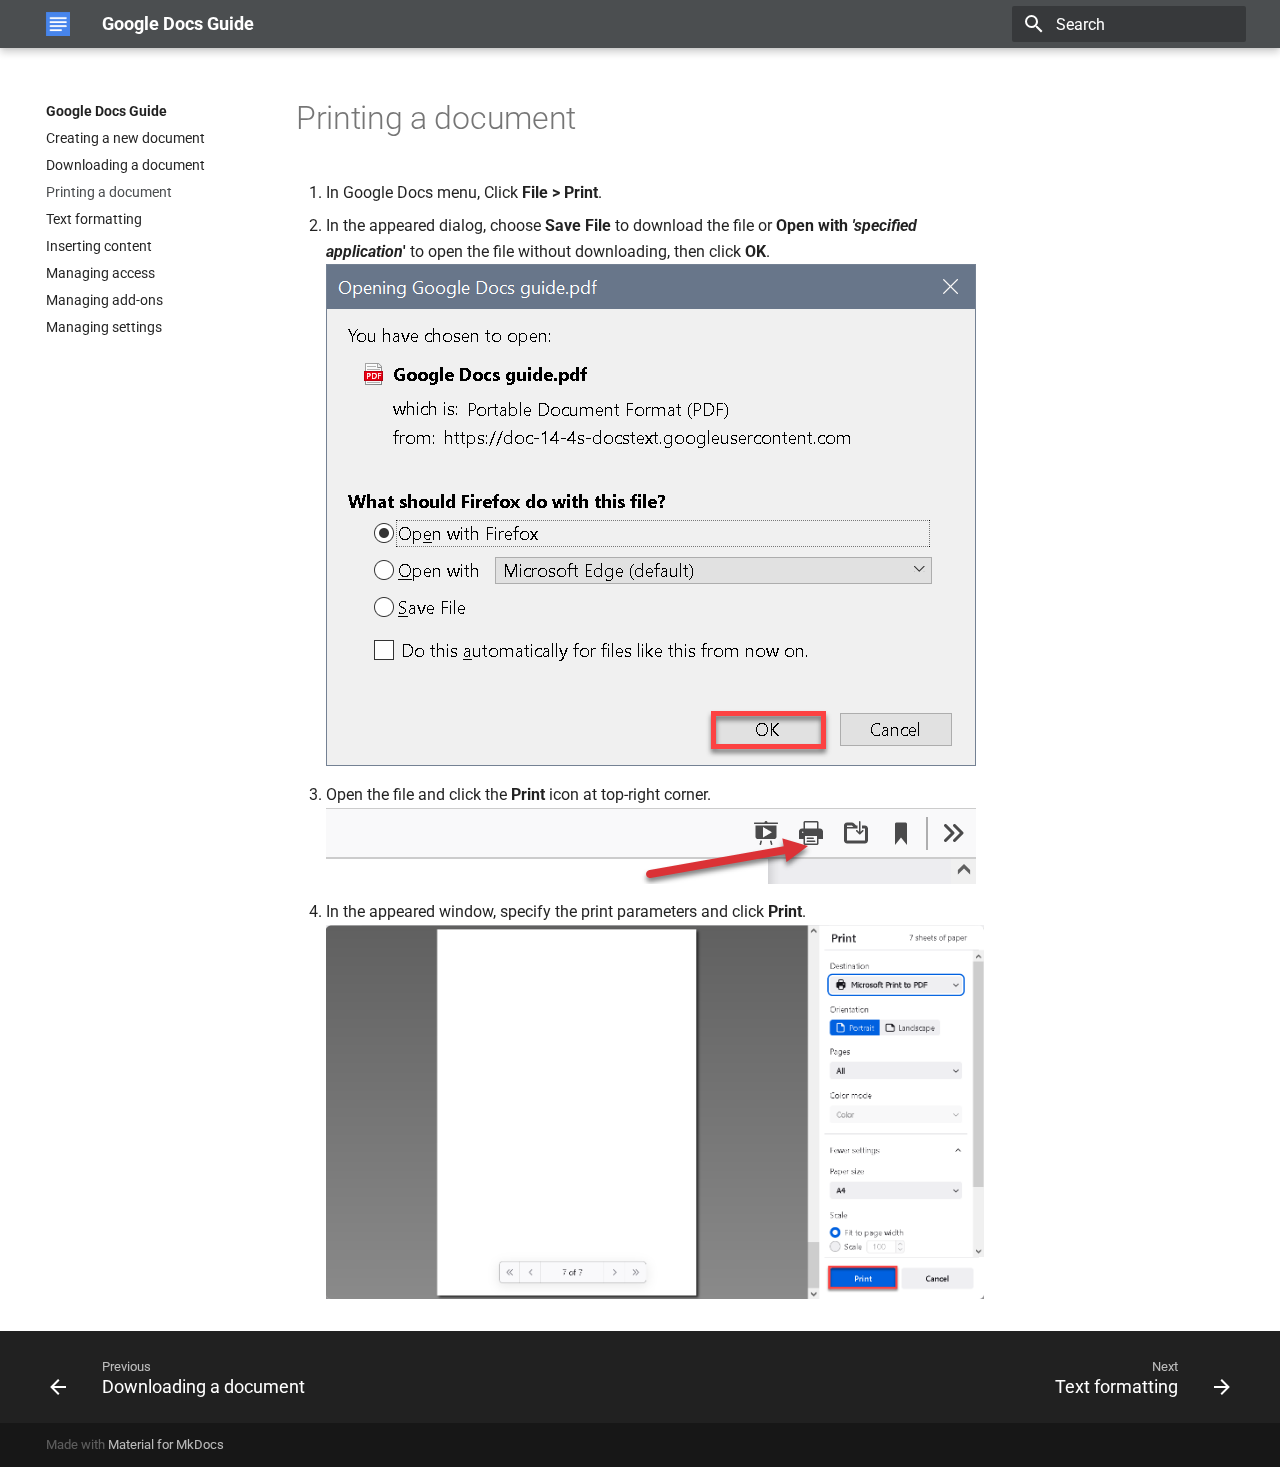
<file: printing/index.html>
<!doctype html>
<html lang="en" class="no-js">
  <head>
    
      <meta charset="utf-8">
      <meta name="viewport" content="width=device-width,initial-scale=1">
      
      
        <meta name="author" content="Aleksei Rubtsov">
      
      
      <link rel="icon" href="../img/favicon.png">
      <meta name="generator" content="mkdocs-1.2.3, mkdocs-material-8.1.3">
    
    
      
        <title>Printing a document - Google Docs Guide</title>
      
    
    
      <link rel="stylesheet" href="../assets/stylesheets/main.edf004c2.min.css">
      
        
        <link rel="stylesheet" href="../assets/stylesheets/palette.e6a45f82.min.css">
        
          
          
          <meta name="theme-color" content="">
        
      
    
    
    
      
        
        <link rel="preconnect" href="https://fonts.gstatic.com" crossorigin>
        <link rel="stylesheet" href="https://fonts.googleapis.com/css?family=Roboto:300,400,400i,700%7CRoboto+Mono&display=fallback">
        <style>:root{--md-text-font:"Roboto";--md-code-font:"Roboto Mono"}</style>
      
    
    
      <link rel="stylesheet" href="../stylesheets/extra.css">
    
    <script>__md_scope=new URL("..",location),__md_get=(e,_=localStorage,t=__md_scope)=>JSON.parse(_.getItem(t.pathname+"."+e)),__md_set=(e,_,t=localStorage,a=__md_scope)=>{try{t.setItem(a.pathname+"."+e,JSON.stringify(_))}catch(e){}}</script>
    
      

    
    
  </head>
  
  
    
    
    
    
    
    <body dir="ltr" data-md-color-scheme="" data-md-color-primary="stylesheets/extra.css" data-md-color-accent="">
  
    
    
    <input class="md-toggle" data-md-toggle="drawer" type="checkbox" id="__drawer" autocomplete="off">
    <input class="md-toggle" data-md-toggle="search" type="checkbox" id="__search" autocomplete="off">
    <label class="md-overlay" for="__drawer"></label>
    <div data-md-component="skip">
      
        
        <a href="#printing-a-document" class="md-skip">
          Skip to content
        </a>
      
    </div>
    <div data-md-component="announce">
      
    </div>
    
    
      

<header class="md-header" data-md-component="header">
  <nav class="md-header__inner md-grid" aria-label="Header">
    <a href=".." title="Google Docs Guide" class="md-header__button md-logo" aria-label="Google Docs Guide" data-md-component="logo">
      
  <img src="../img/favicon.png" alt="logo">

    </a>
    <label class="md-header__button md-icon" for="__drawer">
      <svg xmlns="http://www.w3.org/2000/svg" viewBox="0 0 24 24"><path d="M3 6h18v2H3V6m0 5h18v2H3v-2m0 5h18v2H3v-2z"/></svg>
    </label>
    <div class="md-header__title" data-md-component="header-title">
      <div class="md-header__ellipsis">
        <div class="md-header__topic">
          <span class="md-ellipsis">
            Google Docs Guide
          </span>
        </div>
        <div class="md-header__topic" data-md-component="header-topic">
          <span class="md-ellipsis">
            
              Printing a document
            
          </span>
        </div>
      </div>
    </div>
    
    
    
      <label class="md-header__button md-icon" for="__search">
        <svg xmlns="http://www.w3.org/2000/svg" viewBox="0 0 24 24"><path d="M9.5 3A6.5 6.5 0 0 1 16 9.5c0 1.61-.59 3.09-1.56 4.23l.27.27h.79l5 5-1.5 1.5-5-5v-.79l-.27-.27A6.516 6.516 0 0 1 9.5 16 6.5 6.5 0 0 1 3 9.5 6.5 6.5 0 0 1 9.5 3m0 2C7 5 5 7 5 9.5S7 14 9.5 14 14 12 14 9.5 12 5 9.5 5z"/></svg>
      </label>
      <div class="md-search" data-md-component="search" role="dialog">
  <label class="md-search__overlay" for="__search"></label>
  <div class="md-search__inner" role="search">
    <form class="md-search__form" name="search">
      <input type="text" class="md-search__input" name="query" aria-label="Search" placeholder="Search" autocapitalize="off" autocorrect="off" autocomplete="off" spellcheck="false" data-md-component="search-query" required>
      <label class="md-search__icon md-icon" for="__search">
        <svg xmlns="http://www.w3.org/2000/svg" viewBox="0 0 24 24"><path d="M9.5 3A6.5 6.5 0 0 1 16 9.5c0 1.61-.59 3.09-1.56 4.23l.27.27h.79l5 5-1.5 1.5-5-5v-.79l-.27-.27A6.516 6.516 0 0 1 9.5 16 6.5 6.5 0 0 1 3 9.5 6.5 6.5 0 0 1 9.5 3m0 2C7 5 5 7 5 9.5S7 14 9.5 14 14 12 14 9.5 12 5 9.5 5z"/></svg>
        <svg xmlns="http://www.w3.org/2000/svg" viewBox="0 0 24 24"><path d="M20 11v2H8l5.5 5.5-1.42 1.42L4.16 12l7.92-7.92L13.5 5.5 8 11h12z"/></svg>
      </label>
      <nav class="md-search__options" aria-label="Search">
        
        <button type="reset" class="md-search__icon md-icon" aria-label="Clear" tabindex="-1">
          <svg xmlns="http://www.w3.org/2000/svg" viewBox="0 0 24 24"><path d="M19 6.41 17.59 5 12 10.59 6.41 5 5 6.41 10.59 12 5 17.59 6.41 19 12 13.41 17.59 19 19 17.59 13.41 12 19 6.41z"/></svg>
        </button>
      </nav>
      
    </form>
    <div class="md-search__output">
      <div class="md-search__scrollwrap" data-md-scrollfix>
        <div class="md-search-result" data-md-component="search-result">
          <div class="md-search-result__meta">
            Initializing search
          </div>
          <ol class="md-search-result__list"></ol>
        </div>
      </div>
    </div>
  </div>
</div>
    
    
  </nav>
  
</header>
    
    <div class="md-container" data-md-component="container">
      
      
        
          
        
      
      <main class="md-main" data-md-component="main">
        <div class="md-main__inner md-grid">
          
            
              
              <div class="md-sidebar md-sidebar--primary" data-md-component="sidebar" data-md-type="navigation" >
                <div class="md-sidebar__scrollwrap">
                  <div class="md-sidebar__inner">
                    


<nav class="md-nav md-nav--primary" aria-label="Navigation" data-md-level="0">
  <label class="md-nav__title" for="__drawer">
    <a href=".." title="Google Docs Guide" class="md-nav__button md-logo" aria-label="Google Docs Guide" data-md-component="logo">
      
  <img src="../img/favicon.png" alt="logo">

    </a>
    Google Docs Guide
  </label>
  
  <ul class="md-nav__list" data-md-scrollfix>
    
      
      
      

  
  
  
    <li class="md-nav__item">
      <a href="../creating/" class="md-nav__link">
        Creating a new document
      </a>
    </li>
  

    
      
      
      

  
  
  
    <li class="md-nav__item">
      <a href="../downloading/" class="md-nav__link">
        Downloading a document
      </a>
    </li>
  

    
      
      
      

  
  
    
  
  
    <li class="md-nav__item md-nav__item--active">
      
      <input class="md-nav__toggle md-toggle" data-md-toggle="toc" type="checkbox" id="__toc">
      
      
        
      
      
      <a href="./" class="md-nav__link md-nav__link--active">
        Printing a document
      </a>
      
    </li>
  

    
      
      
      

  
  
  
    <li class="md-nav__item">
      <a href="../text%20formatting/" class="md-nav__link">
        Text formatting
      </a>
    </li>
  

    
      
      
      

  
  
  
    <li class="md-nav__item">
      <a href="../inserting/" class="md-nav__link">
        Inserting content
      </a>
    </li>
  

    
      
      
      

  
  
  
    <li class="md-nav__item">
      <a href="../managing%20access/" class="md-nav__link">
        Managing access
      </a>
    </li>
  

    
      
      
      

  
  
  
    <li class="md-nav__item">
      <a href="../managing%20addons/" class="md-nav__link">
        Managing add-ons
      </a>
    </li>
  

    
      
      
      

  
  
  
    <li class="md-nav__item">
      <a href="../managing%20settings/" class="md-nav__link">
        Managing settings
      </a>
    </li>
  

    
  </ul>
</nav>
                  </div>
                </div>
              </div>
            
            
              
              <div class="md-sidebar md-sidebar--secondary" data-md-component="sidebar" data-md-type="toc" >
                <div class="md-sidebar__scrollwrap">
                  <div class="md-sidebar__inner">
                    

<nav class="md-nav md-nav--secondary" aria-label="Table of contents">
  
  
  
    
  
  
</nav>
                  </div>
                </div>
              </div>
            
          
          <div class="md-content" data-md-component="content">
            <article class="md-content__inner md-typeset">
              
                

<h1 id="printing-a-document">Printing a document</h1>
<ol>
<li>In Google Docs menu, Click <strong>File &gt; Print</strong>.</li>
<li>In the appeared dialog, choose <strong>Save File</strong> to download the file or <strong>Open with <em>'specified application</em>'</strong> to open the file without downloading, then click <strong>OK</strong>. <img alt="printing scr1" src="../img/printing1.png" /></li>
<li>Open the file and click the <strong>Print</strong> icon at top-right corner.
<img alt="printing scr1" src="../img/printing2.png" /></li>
<li>In the appeared window, specify the print parameters and click <strong>Print</strong>.  <img alt="printing scr1" src="../img/printing3.png" /></li>
</ol>

              
            </article>
          </div>
        </div>
        
      </main>
      
        <footer class="md-footer">
  
    <nav class="md-footer__inner md-grid" aria-label="Footer">
      
        
        <a href="../downloading/" class="md-footer__link md-footer__link--prev" aria-label="Previous: Downloading a document" rel="prev">
          <div class="md-footer__button md-icon">
            <svg xmlns="http://www.w3.org/2000/svg" viewBox="0 0 24 24"><path d="M20 11v2H8l5.5 5.5-1.42 1.42L4.16 12l7.92-7.92L13.5 5.5 8 11h12z"/></svg>
          </div>
          <div class="md-footer__title">
            <div class="md-ellipsis">
              <span class="md-footer__direction">
                Previous
              </span>
              Downloading a document
            </div>
          </div>
        </a>
      
      
        
        <a href="../text%20formatting/" class="md-footer__link md-footer__link--next" aria-label="Next: Text formatting" rel="next">
          <div class="md-footer__title">
            <div class="md-ellipsis">
              <span class="md-footer__direction">
                Next
              </span>
              Text formatting
            </div>
          </div>
          <div class="md-footer__button md-icon">
            <svg xmlns="http://www.w3.org/2000/svg" viewBox="0 0 24 24"><path d="M4 11v2h12l-5.5 5.5 1.42 1.42L19.84 12l-7.92-7.92L10.5 5.5 16 11H4z"/></svg>
          </div>
        </a>
      
    </nav>
  
  <div class="md-footer-meta md-typeset">
    <div class="md-footer-meta__inner md-grid">
      <div class="md-copyright">
  
  
    Made with
    <a href="https://squidfunk.github.io/mkdocs-material/" target="_blank" rel="noopener">
      Material for MkDocs
    </a>
  
</div>
      
    </div>
  </div>
</footer>
      
    </div>
    <div class="md-dialog" data-md-component="dialog">
      <div class="md-dialog__inner md-typeset"></div>
    </div>
    <script id="__config" type="application/json">{"base": "..", "features": [], "translations": {"clipboard.copy": "Copy to clipboard", "clipboard.copied": "Copied to clipboard", "search.config.lang": "en", "search.config.pipeline": "trimmer, stopWordFilter", "search.config.separator": "[\\s\\-]+", "search.placeholder": "Search", "search.result.placeholder": "Type to start searching", "search.result.none": "No matching documents", "search.result.one": "1 matching document", "search.result.other": "# matching documents", "search.result.more.one": "1 more on this page", "search.result.more.other": "# more on this page", "search.result.term.missing": "Missing", "select.version.title": "Select version"}, "search": "../assets/javascripts/workers/search.0bbba5b5.min.js"}</script>
    
    
      <script src="../assets/javascripts/bundle.e1a181d9.min.js"></script>
      
    
  </body>
</html>
</file>
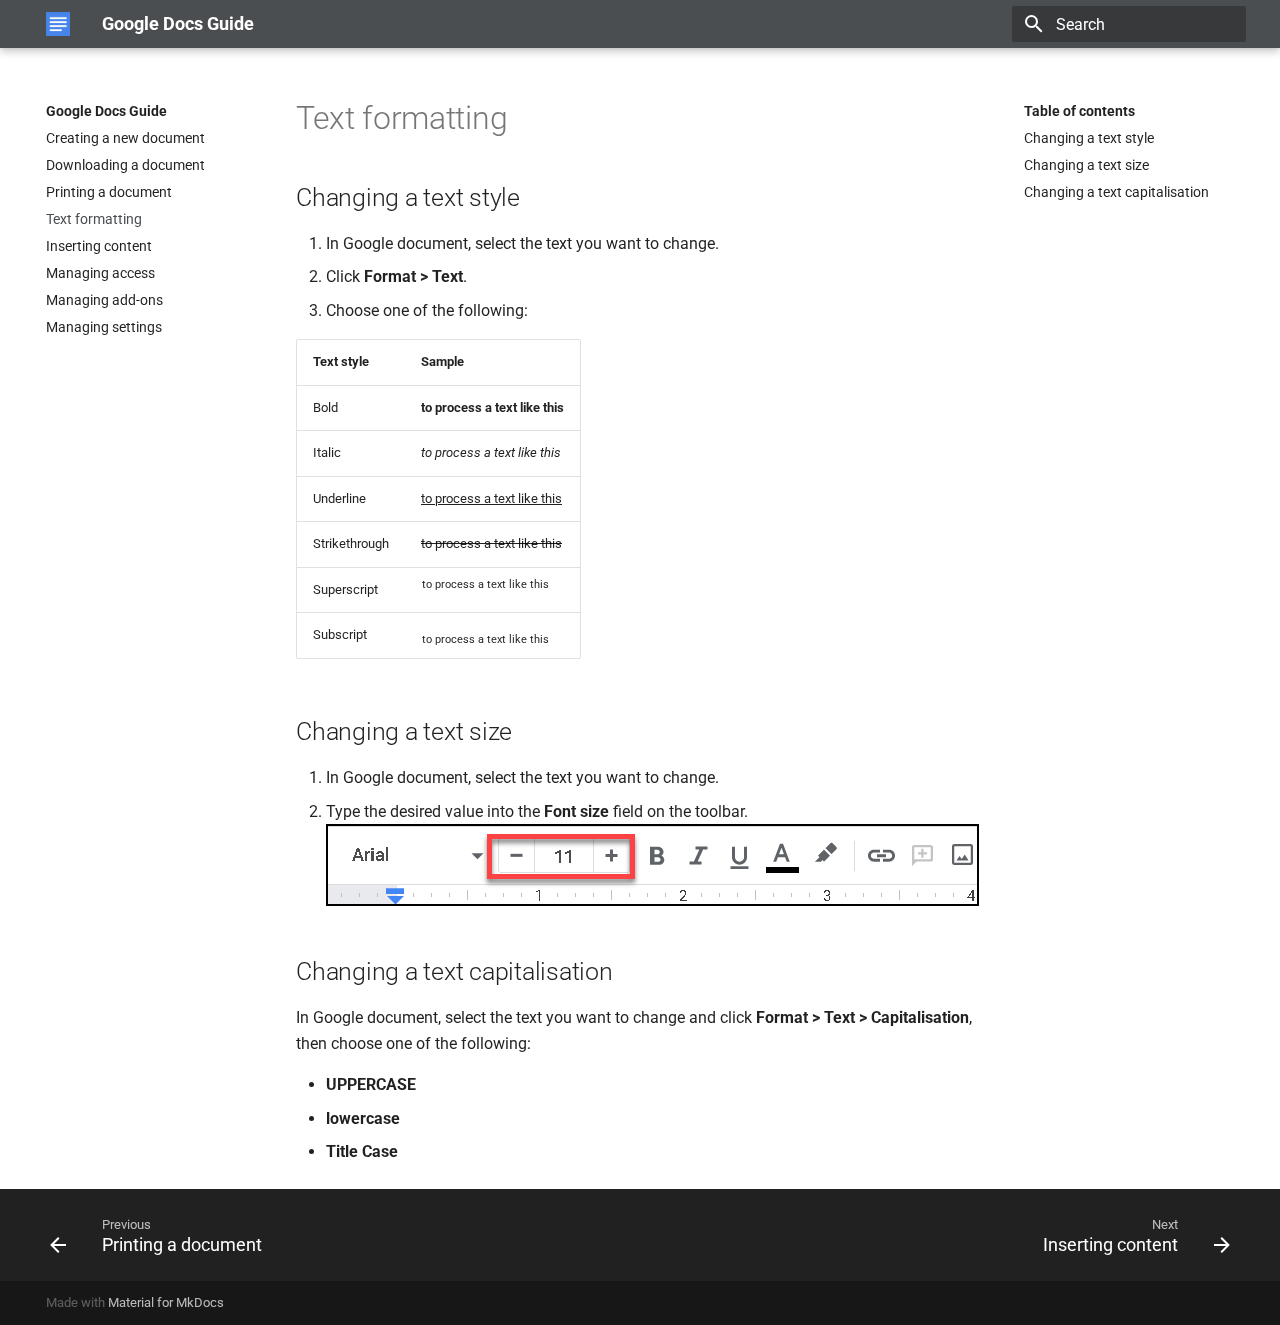
<file: text formatting/index.html>
<!doctype html>
<html lang="en" class="no-js">
  <head>
    
      <meta charset="utf-8">
      <meta name="viewport" content="width=device-width,initial-scale=1">
      
      
        <meta name="author" content="Aleksei Rubtsov">
      
      
      <link rel="icon" href="../img/favicon.png">
      <meta name="generator" content="mkdocs-1.2.3, mkdocs-material-8.1.3">
    
    
      
        <title>Text formatting - Google Docs Guide</title>
      
    
    
      <link rel="stylesheet" href="../assets/stylesheets/main.edf004c2.min.css">
      
        
        <link rel="stylesheet" href="../assets/stylesheets/palette.e6a45f82.min.css">
        
          
          
          <meta name="theme-color" content="">
        
      
    
    
    
      
        
        <link rel="preconnect" href="https://fonts.gstatic.com" crossorigin>
        <link rel="stylesheet" href="https://fonts.googleapis.com/css?family=Roboto:300,400,400i,700%7CRoboto+Mono&display=fallback">
        <style>:root{--md-text-font:"Roboto";--md-code-font:"Roboto Mono"}</style>
      
    
    
      <link rel="stylesheet" href="../stylesheets/extra.css">
    
    <script>__md_scope=new URL("..",location),__md_get=(e,_=localStorage,t=__md_scope)=>JSON.parse(_.getItem(t.pathname+"."+e)),__md_set=(e,_,t=localStorage,a=__md_scope)=>{try{t.setItem(a.pathname+"."+e,JSON.stringify(_))}catch(e){}}</script>
    
      

    
    
  </head>
  
  
    
    
    
    
    
    <body dir="ltr" data-md-color-scheme="" data-md-color-primary="stylesheets/extra.css" data-md-color-accent="">
  
    
    
    <input class="md-toggle" data-md-toggle="drawer" type="checkbox" id="__drawer" autocomplete="off">
    <input class="md-toggle" data-md-toggle="search" type="checkbox" id="__search" autocomplete="off">
    <label class="md-overlay" for="__drawer"></label>
    <div data-md-component="skip">
      
        
        <a href="#text-formatting" class="md-skip">
          Skip to content
        </a>
      
    </div>
    <div data-md-component="announce">
      
    </div>
    
    
      

<header class="md-header" data-md-component="header">
  <nav class="md-header__inner md-grid" aria-label="Header">
    <a href=".." title="Google Docs Guide" class="md-header__button md-logo" aria-label="Google Docs Guide" data-md-component="logo">
      
  <img src="../img/favicon.png" alt="logo">

    </a>
    <label class="md-header__button md-icon" for="__drawer">
      <svg xmlns="http://www.w3.org/2000/svg" viewBox="0 0 24 24"><path d="M3 6h18v2H3V6m0 5h18v2H3v-2m0 5h18v2H3v-2z"/></svg>
    </label>
    <div class="md-header__title" data-md-component="header-title">
      <div class="md-header__ellipsis">
        <div class="md-header__topic">
          <span class="md-ellipsis">
            Google Docs Guide
          </span>
        </div>
        <div class="md-header__topic" data-md-component="header-topic">
          <span class="md-ellipsis">
            
              Text formatting
            
          </span>
        </div>
      </div>
    </div>
    
    
    
      <label class="md-header__button md-icon" for="__search">
        <svg xmlns="http://www.w3.org/2000/svg" viewBox="0 0 24 24"><path d="M9.5 3A6.5 6.5 0 0 1 16 9.5c0 1.61-.59 3.09-1.56 4.23l.27.27h.79l5 5-1.5 1.5-5-5v-.79l-.27-.27A6.516 6.516 0 0 1 9.5 16 6.5 6.5 0 0 1 3 9.5 6.5 6.5 0 0 1 9.5 3m0 2C7 5 5 7 5 9.5S7 14 9.5 14 14 12 14 9.5 12 5 9.5 5z"/></svg>
      </label>
      <div class="md-search" data-md-component="search" role="dialog">
  <label class="md-search__overlay" for="__search"></label>
  <div class="md-search__inner" role="search">
    <form class="md-search__form" name="search">
      <input type="text" class="md-search__input" name="query" aria-label="Search" placeholder="Search" autocapitalize="off" autocorrect="off" autocomplete="off" spellcheck="false" data-md-component="search-query" required>
      <label class="md-search__icon md-icon" for="__search">
        <svg xmlns="http://www.w3.org/2000/svg" viewBox="0 0 24 24"><path d="M9.5 3A6.5 6.5 0 0 1 16 9.5c0 1.61-.59 3.09-1.56 4.23l.27.27h.79l5 5-1.5 1.5-5-5v-.79l-.27-.27A6.516 6.516 0 0 1 9.5 16 6.5 6.5 0 0 1 3 9.5 6.5 6.5 0 0 1 9.5 3m0 2C7 5 5 7 5 9.5S7 14 9.5 14 14 12 14 9.5 12 5 9.5 5z"/></svg>
        <svg xmlns="http://www.w3.org/2000/svg" viewBox="0 0 24 24"><path d="M20 11v2H8l5.5 5.5-1.42 1.42L4.16 12l7.92-7.92L13.5 5.5 8 11h12z"/></svg>
      </label>
      <nav class="md-search__options" aria-label="Search">
        
        <button type="reset" class="md-search__icon md-icon" aria-label="Clear" tabindex="-1">
          <svg xmlns="http://www.w3.org/2000/svg" viewBox="0 0 24 24"><path d="M19 6.41 17.59 5 12 10.59 6.41 5 5 6.41 10.59 12 5 17.59 6.41 19 12 13.41 17.59 19 19 17.59 13.41 12 19 6.41z"/></svg>
        </button>
      </nav>
      
    </form>
    <div class="md-search__output">
      <div class="md-search__scrollwrap" data-md-scrollfix>
        <div class="md-search-result" data-md-component="search-result">
          <div class="md-search-result__meta">
            Initializing search
          </div>
          <ol class="md-search-result__list"></ol>
        </div>
      </div>
    </div>
  </div>
</div>
    
    
  </nav>
  
</header>
    
    <div class="md-container" data-md-component="container">
      
      
        
          
        
      
      <main class="md-main" data-md-component="main">
        <div class="md-main__inner md-grid">
          
            
              
              <div class="md-sidebar md-sidebar--primary" data-md-component="sidebar" data-md-type="navigation" >
                <div class="md-sidebar__scrollwrap">
                  <div class="md-sidebar__inner">
                    


<nav class="md-nav md-nav--primary" aria-label="Navigation" data-md-level="0">
  <label class="md-nav__title" for="__drawer">
    <a href=".." title="Google Docs Guide" class="md-nav__button md-logo" aria-label="Google Docs Guide" data-md-component="logo">
      
  <img src="../img/favicon.png" alt="logo">

    </a>
    Google Docs Guide
  </label>
  
  <ul class="md-nav__list" data-md-scrollfix>
    
      
      
      

  
  
  
    <li class="md-nav__item">
      <a href="../creating/" class="md-nav__link">
        Creating a new document
      </a>
    </li>
  

    
      
      
      

  
  
  
    <li class="md-nav__item">
      <a href="../downloading/" class="md-nav__link">
        Downloading a document
      </a>
    </li>
  

    
      
      
      

  
  
  
    <li class="md-nav__item">
      <a href="../printing/" class="md-nav__link">
        Printing a document
      </a>
    </li>
  

    
      
      
      

  
  
    
  
  
    <li class="md-nav__item md-nav__item--active">
      
      <input class="md-nav__toggle md-toggle" data-md-toggle="toc" type="checkbox" id="__toc">
      
      
        
      
      
        <label class="md-nav__link md-nav__link--active" for="__toc">
          Text formatting
          <span class="md-nav__icon md-icon"></span>
        </label>
      
      <a href="./" class="md-nav__link md-nav__link--active">
        Text formatting
      </a>
      
        

<nav class="md-nav md-nav--secondary" aria-label="Table of contents">
  
  
  
    
  
  
    <label class="md-nav__title" for="__toc">
      <span class="md-nav__icon md-icon"></span>
      Table of contents
    </label>
    <ul class="md-nav__list" data-md-component="toc" data-md-scrollfix>
      
        <li class="md-nav__item">
  <a href="#changing-a-text-style" class="md-nav__link">
    Changing a text style
  </a>
  
</li>
      
        <li class="md-nav__item">
  <a href="#changing-a-text-size" class="md-nav__link">
    Changing a text size
  </a>
  
</li>
      
        <li class="md-nav__item">
  <a href="#changing-a-text-capitalisation" class="md-nav__link">
    Changing a text capitalisation
  </a>
  
</li>
      
    </ul>
  
</nav>
      
    </li>
  

    
      
      
      

  
  
  
    <li class="md-nav__item">
      <a href="../inserting/" class="md-nav__link">
        Inserting content
      </a>
    </li>
  

    
      
      
      

  
  
  
    <li class="md-nav__item">
      <a href="../managing%20access/" class="md-nav__link">
        Managing access
      </a>
    </li>
  

    
      
      
      

  
  
  
    <li class="md-nav__item">
      <a href="../managing%20addons/" class="md-nav__link">
        Managing add-ons
      </a>
    </li>
  

    
      
      
      

  
  
  
    <li class="md-nav__item">
      <a href="../managing%20settings/" class="md-nav__link">
        Managing settings
      </a>
    </li>
  

    
  </ul>
</nav>
                  </div>
                </div>
              </div>
            
            
              
              <div class="md-sidebar md-sidebar--secondary" data-md-component="sidebar" data-md-type="toc" >
                <div class="md-sidebar__scrollwrap">
                  <div class="md-sidebar__inner">
                    

<nav class="md-nav md-nav--secondary" aria-label="Table of contents">
  
  
  
    
  
  
    <label class="md-nav__title" for="__toc">
      <span class="md-nav__icon md-icon"></span>
      Table of contents
    </label>
    <ul class="md-nav__list" data-md-component="toc" data-md-scrollfix>
      
        <li class="md-nav__item">
  <a href="#changing-a-text-style" class="md-nav__link">
    Changing a text style
  </a>
  
</li>
      
        <li class="md-nav__item">
  <a href="#changing-a-text-size" class="md-nav__link">
    Changing a text size
  </a>
  
</li>
      
        <li class="md-nav__item">
  <a href="#changing-a-text-capitalisation" class="md-nav__link">
    Changing a text capitalisation
  </a>
  
</li>
      
    </ul>
  
</nav>
                  </div>
                </div>
              </div>
            
          
          <div class="md-content" data-md-component="content">
            <article class="md-content__inner md-typeset">
              
                

<h1 id="text-formatting">Text formatting</h1>
<h2 id="changing-a-text-style">Changing a text style</h2>
<ol>
<li>In Google document, select the text you want to change.</li>
<li>Click <strong>Format &gt; Text</strong>.</li>
<li>Choose one of the following:</li>
</ol>
<table>
<thead>
<tr>
<th>Text style</th>
<th>Sample</th>
</tr>
</thead>
<tbody>
<tr>
<td>Bold</td>
<td><strong>to process a text like this</strong></td>
</tr>
<tr>
<td>Italic</td>
<td><em>to process a text like this</em></td>
</tr>
<tr>
<td>Underline</td>
<td><u>to process a text like this </u></td>
</tr>
<tr>
<td>Strikethrough</td>
<td><strike>to process a text like this</strike></td>
</tr>
<tr>
<td>Superscript</td>
<td><sup>to process a text like this</sup></td>
</tr>
<tr>
<td>Subscript</td>
<td><sub>to process a text like this</sub></td>
</tr>
</tbody>
</table>
<h2 id="changing-a-text-size">Changing a text size</h2>
<ol>
<li>In Google document, select the text you want to change.</li>
<li>Type the desired value into the <strong>Font size</strong> field on the toolbar.  <img alt="scr" src="../img/textsize1.png" /></li>
</ol>
<h2 id="changing-a-text-capitalisation">Changing a text capitalisation</h2>
<p>In Google document, select the text you want to change and click <strong>Format &gt; Text &gt; Capitalisation</strong>, then choose one of the following:  </p>
<ul>
<li><strong>UPPERCASE</strong></li>
<li><strong>lowercase</strong></li>
<li><strong>Title Case</strong></li>
</ul>

              
            </article>
          </div>
        </div>
        
      </main>
      
        <footer class="md-footer">
  
    <nav class="md-footer__inner md-grid" aria-label="Footer">
      
        
        <a href="../printing/" class="md-footer__link md-footer__link--prev" aria-label="Previous: Printing a document" rel="prev">
          <div class="md-footer__button md-icon">
            <svg xmlns="http://www.w3.org/2000/svg" viewBox="0 0 24 24"><path d="M20 11v2H8l5.5 5.5-1.42 1.42L4.16 12l7.92-7.92L13.5 5.5 8 11h12z"/></svg>
          </div>
          <div class="md-footer__title">
            <div class="md-ellipsis">
              <span class="md-footer__direction">
                Previous
              </span>
              Printing a document
            </div>
          </div>
        </a>
      
      
        
        <a href="../inserting/" class="md-footer__link md-footer__link--next" aria-label="Next: Inserting content" rel="next">
          <div class="md-footer__title">
            <div class="md-ellipsis">
              <span class="md-footer__direction">
                Next
              </span>
              Inserting content
            </div>
          </div>
          <div class="md-footer__button md-icon">
            <svg xmlns="http://www.w3.org/2000/svg" viewBox="0 0 24 24"><path d="M4 11v2h12l-5.5 5.5 1.42 1.42L19.84 12l-7.92-7.92L10.5 5.5 16 11H4z"/></svg>
          </div>
        </a>
      
    </nav>
  
  <div class="md-footer-meta md-typeset">
    <div class="md-footer-meta__inner md-grid">
      <div class="md-copyright">
  
  
    Made with
    <a href="https://squidfunk.github.io/mkdocs-material/" target="_blank" rel="noopener">
      Material for MkDocs
    </a>
  
</div>
      
    </div>
  </div>
</footer>
      
    </div>
    <div class="md-dialog" data-md-component="dialog">
      <div class="md-dialog__inner md-typeset"></div>
    </div>
    <script id="__config" type="application/json">{"base": "..", "features": [], "translations": {"clipboard.copy": "Copy to clipboard", "clipboard.copied": "Copied to clipboard", "search.config.lang": "en", "search.config.pipeline": "trimmer, stopWordFilter", "search.config.separator": "[\\s\\-]+", "search.placeholder": "Search", "search.result.placeholder": "Type to start searching", "search.result.none": "No matching documents", "search.result.one": "1 matching document", "search.result.other": "# matching documents", "search.result.more.one": "1 more on this page", "search.result.more.other": "# more on this page", "search.result.term.missing": "Missing", "select.version.title": "Select version"}, "search": "../assets/javascripts/workers/search.0bbba5b5.min.js"}</script>
    
    
      <script src="../assets/javascripts/bundle.e1a181d9.min.js"></script>
      
    
  </body>
</html>
</file>
<file: stylesheets/extra.css>
:root {

    /* Primary color shades */
    --md-primary-fg-color: #4B4E50;
    --md-primary-fg-color--light: #000000;
    --md-primary-fg-color--dark: #ac325a;
    --md-primary-bg-color: #ffffff;
    --md-primary-bg-color--light: #ffffff;
    --md-text-link-color: #3D6EC9;

    /* Accent color shades */
    --md-accent-fg-color: #db3236;
    --md-accent-fg-color--transparent: #f4c20d;
    --md-accent-bg-color: #ffffff;
    --md-accent-bg-color--light: #ffffff;
  }
</file>
<file: assets/stylesheets/main.edf004c2.min.css>
@charset "UTF-8";html{-webkit-text-size-adjust:none;-moz-text-size-adjust:none;text-size-adjust:none;box-sizing:border-box}*,:after,:before{box-sizing:inherit}body{margin:0}a,button,input,label{-webkit-tap-highlight-color:transparent}a{color:inherit;text-decoration:none}hr{border:0;box-sizing:content-box;display:block;height:.05rem;overflow:visible;padding:0}small{font-size:80%}sub,sup{line-height:1em}img{border-style:none}table{border-collapse:separate;border-spacing:0}td,th{font-weight:400;vertical-align:top}button{background:transparent;border:0;font-family:inherit;font-size:inherit;margin:0;padding:0}input{border:0;outline:none}:root{--md-default-fg-color:rgba(0,0,0,.87);--md-default-fg-color--light:rgba(0,0,0,.54);--md-default-fg-color--lighter:rgba(0,0,0,.32);--md-default-fg-color--lightest:rgba(0,0,0,.07);--md-default-bg-color:#fff;--md-default-bg-color--light:hsla(0,0%,100%,.7);--md-default-bg-color--lighter:hsla(0,0%,100%,.3);--md-default-bg-color--lightest:hsla(0,0%,100%,.12);--md-primary-fg-color:#4051b5;--md-primary-fg-color--light:#5d6cc0;--md-primary-fg-color--dark:#303fa1;--md-primary-bg-color:#fff;--md-primary-bg-color--light:hsla(0,0%,100%,.7);--md-accent-fg-color:#526cfe;--md-accent-fg-color--transparent:rgba(82,108,254,.1);--md-accent-bg-color:#fff;--md-accent-bg-color--light:hsla(0,0%,100%,.7);--md-shadow-z1:0 0.2rem 0.5rem rgba(0,0,0,.05),0 0 0.05rem rgba(0,0,0,.1);--md-shadow-z2:0 0.2rem 0.5rem rgba(0,0,0,.1),0 0 0.05rem rgba(0,0,0,.25);--md-shadow-z3:0 0.2rem 0.5rem rgba(0,0,0,.2),0 0 0.05rem rgba(0,0,0,.35)}:root>*{--md-code-fg-color:#36464e;--md-code-bg-color:#f5f5f5;--md-code-hl-color:rgba(255,255,0,.5);--md-code-hl-number-color:#d52a2a;--md-code-hl-special-color:#db1457;--md-code-hl-function-color:#a846b9;--md-code-hl-constant-color:#6e59d9;--md-code-hl-keyword-color:#3f6ec6;--md-code-hl-string-color:#1c7d4d;--md-code-hl-name-color:var(--md-code-fg-color);--md-code-hl-operator-color:var(--md-default-fg-color--light);--md-code-hl-punctuation-color:var(--md-default-fg-color--light);--md-code-hl-comment-color:var(--md-default-fg-color--light);--md-code-hl-generic-color:var(--md-default-fg-color--light);--md-code-hl-variable-color:var(--md-default-fg-color--light);--md-typeset-color:var(--md-default-fg-color);--md-typeset-a-color:var(--md-primary-fg-color);--md-typeset-mark-color:rgba(255,255,0,.5);--md-typeset-del-color:rgba(245,80,61,.15);--md-typeset-ins-color:rgba(11,213,112,.15);--md-typeset-kbd-color:#fafafa;--md-typeset-kbd-accent-color:#fff;--md-typeset-kbd-border-color:#b8b8b8;--md-typeset-table-color:rgba(0,0,0,.12);--md-admonition-fg-color:var(--md-default-fg-color);--md-admonition-bg-color:var(--md-default-bg-color);--md-footer-fg-color:#fff;--md-footer-fg-color--light:hsla(0,0%,100%,.7);--md-footer-fg-color--lighter:hsla(0,0%,100%,.3);--md-footer-bg-color:rgba(0,0,0,.87);--md-footer-bg-color--dark:rgba(0,0,0,.32)}.md-icon svg{fill:currentColor;display:block;height:1.2rem;width:1.2rem}body{-webkit-font-smoothing:antialiased;-moz-osx-font-smoothing:grayscale;--md-text-font-family:var(--md-text-font,_),-apple-system,BlinkMacSystemFont,Helvetica,Arial,sans-serif;--md-code-font-family:var(--md-code-font,_),SFMono-Regular,Consolas,Menlo,monospace}body,input{font-feature-settings:"kern","liga";font-family:var(--md-text-font-family)}body,code,input,kbd,pre{color:var(--md-typeset-color)}code,kbd,pre{font-feature-settings:"kern";font-family:var(--md-code-font-family)}:root{--md-typeset-table-sort-icon:url('data:image/svg+xml;charset=utf-8,<svg xmlns="http://www.w3.org/2000/svg" viewBox="0 0 24 24"><path d="m18 21-4-4h3V7h-3l4-4 4 4h-3v10h3M2 19v-2h10v2M2 13v-2h7v2M2 7V5h4v2H2z"/></svg>');--md-typeset-table-sort-icon--asc:url('data:image/svg+xml;charset=utf-8,<svg xmlns="http://www.w3.org/2000/svg" viewBox="0 0 24 24"><path d="M19 17h3l-4 4-4-4h3V3h2M2 17h10v2H2M6 5v2H2V5m0 6h7v2H2v-2z"/></svg>');--md-typeset-table-sort-icon--desc:url('data:image/svg+xml;charset=utf-8,<svg xmlns="http://www.w3.org/2000/svg" viewBox="0 0 24 24"><path d="M19 7h3l-4-4-4 4h3v14h2M2 17h10v2H2M6 5v2H2V5m0 6h7v2H2v-2z"/></svg>')}.md-typeset{-webkit-print-color-adjust:exact;color-adjust:exact;font-size:.8rem;line-height:1.6}@media print{.md-typeset{font-size:.68rem}}.md-typeset :is(ul,ol,dl,figure,blockquote,pre){margin:1em 0}.md-typeset h1{color:var(--md-default-fg-color--light);font-size:2em;line-height:1.3;margin:0 0 1.25em}.md-typeset h1,.md-typeset h2{font-weight:300;letter-spacing:-.01em}.md-typeset h2{font-size:1.5625em;line-height:1.4;margin:1.6em 0 .64em}.md-typeset h3{font-size:1.25em;font-weight:400;letter-spacing:-.01em;line-height:1.5;margin:1.6em 0 .8em}.md-typeset h2+h3{margin-top:.8em}.md-typeset h4{font-weight:700;letter-spacing:-.01em;margin:1em 0}.md-typeset :is(h5,h6){color:var(--md-default-fg-color--light);font-size:.8em;font-weight:700;letter-spacing:-.01em;margin:1.25em 0}.md-typeset h5{text-transform:uppercase}.md-typeset hr{border-bottom:.05rem solid var(--md-default-fg-color--lightest);display:flow-root;margin:1.5em 0}.md-typeset a{color:var(--md-typeset-a-color);word-break:break-word}.md-typeset a,.md-typeset a:before{transition:color 125ms}.md-typeset a:is(:focus,:hover){color:var(--md-accent-fg-color)}.md-typeset a.focus-visible{outline-color:var(--md-accent-fg-color);outline-offset:.2rem}.md-typeset :is(code,pre,kbd){color:var(--md-code-fg-color);direction:ltr}@media print{.md-typeset :is(code,pre,kbd){white-space:pre-wrap}}.md-typeset code{background-color:var(--md-code-bg-color);border-radius:.1rem;-webkit-box-decoration-break:clone;box-decoration-break:clone;font-size:.85em;padding:0 .2941176471em;word-break:break-word}.md-typeset code:not(.focus-visible){-webkit-tap-highlight-color:transparent;outline:none}.md-typeset :is(h1,h2,h3,h4,h5,h6) code{background-color:transparent;box-shadow:none;margin:initial;padding:initial}.md-typeset a code{color:currentColor}.md-typeset pre{display:flow-root;line-height:1.4;position:relative}.md-typeset pre>code{-webkit-box-decoration-break:slice;box-decoration-break:slice;box-shadow:none;display:block;margin:0;outline-color:var(--md-accent-fg-color);overflow:auto;padding:.7720588235em 1.1764705882em;scrollbar-color:var(--md-default-fg-color--lighter) transparent;scrollbar-width:thin;touch-action:auto;word-break:normal}.md-typeset pre>code:hover{scrollbar-color:var(--md-accent-fg-color) transparent}.md-typeset pre>code::-webkit-scrollbar{height:.2rem;width:.2rem}.md-typeset pre>code::-webkit-scrollbar-thumb{background-color:var(--md-default-fg-color--lighter)}.md-typeset pre>code::-webkit-scrollbar-thumb:hover{background-color:var(--md-accent-fg-color)}.md-typeset kbd{background-color:var(--md-typeset-kbd-color);border-radius:.1rem;box-shadow:0 .1rem 0 .05rem var(--md-typeset-kbd-border-color),0 .1rem 0 var(--md-typeset-kbd-border-color),0 -.1rem .2rem var(--md-typeset-kbd-accent-color) inset;color:var(--md-default-fg-color);display:inline-block;font-size:.75em;padding:0 .6666666667em;vertical-align:text-top;word-break:break-word}.md-typeset mark{background-color:var(--md-typeset-mark-color);-webkit-box-decoration-break:clone;box-decoration-break:clone;color:inherit;word-break:break-word}.md-typeset abbr{border-bottom:.05rem dotted var(--md-default-fg-color--light);cursor:help;text-decoration:none}@media (hover:none){.md-typeset abbr{position:relative}[dir=ltr] .md-typeset abbr[title]:is(:focus,:hover):after{left:0}[dir=rtl] .md-typeset abbr[title]:is(:focus,:hover):after{right:0}.md-typeset abbr[title]:is(:focus,:hover):after{background-color:var(--md-default-fg-color);border-radius:.1rem;box-shadow:var(--md-shadow-z3);color:var(--md-default-bg-color);content:attr(title);display:inline-block;font-size:.7rem;margin-top:2em;max-width:80%;min-width:-webkit-max-content;min-width:max-content;padding:.2rem .3rem;position:absolute;width:auto}}.md-typeset small{opacity:.75}[dir=ltr] .md-typeset :is(sup,sub){margin-left:.078125em}[dir=rtl] .md-typeset :is(sup,sub){margin-right:.078125em}[dir=ltr] .md-typeset blockquote{padding-left:.6rem}[dir=rtl] .md-typeset blockquote{padding-right:.6rem}[dir=ltr] .md-typeset blockquote{border-left:.2rem solid var(--md-default-fg-color--lighter)}[dir=rtl] .md-typeset blockquote{border-right:.2rem solid var(--md-default-fg-color--lighter)}.md-typeset blockquote{color:var(--md-default-fg-color--light)}.md-typeset ul{list-style-type:disc}[dir=ltr] .md-typeset :is(ul,ol){margin-left:.625em}[dir=rtl] .md-typeset :is(ul,ol){margin-right:.625em}.md-typeset :is(ul,ol){padding:0}.md-typeset :is(ul,ol):not([hidden]){display:flow-root}.md-typeset :is(ul,ol) ol{list-style-type:lower-alpha}.md-typeset :is(ul,ol) ol ol{list-style-type:lower-roman}[dir=ltr] .md-typeset :is(ul,ol) li{margin-left:1.25em}[dir=rtl] .md-typeset :is(ul,ol) li{margin-right:1.25em}.md-typeset :is(ul,ol) li{margin-bottom:.5em}.md-typeset :is(ul,ol) li :is(p,blockquote){margin:.5em 0}.md-typeset :is(ul,ol) li:last-child{margin-bottom:0}[dir=ltr] .md-typeset :is(ul,ol) li :is(ul,ol){margin-left:.625em}[dir=rtl] .md-typeset :is(ul,ol) li :is(ul,ol){margin-right:.625em}.md-typeset :is(ul,ol) li :is(ul,ol){margin-bottom:.5em;margin-top:.5em}[dir=ltr] .md-typeset dd{margin-left:1.875em}[dir=rtl] .md-typeset dd{margin-right:1.875em}.md-typeset dd{margin-bottom:1.5em;margin-top:1em}.md-typeset :is(img,svg){height:auto;max-width:100%}.md-typeset :is(img,svg)[align=left]{margin:1em 1em 1em 0}.md-typeset :is(img,svg)[align=right]{margin:1em 0 1em 1em}.md-typeset :is(img,svg)[align]:only-child{margin-top:0}.md-typeset img[src$="#only-dark"]{display:none}.md-typeset figure{display:flow-root;margin:0 auto;max-width:100%;text-align:center;width:-webkit-fit-content;width:-moz-fit-content;width:fit-content}.md-typeset figure img{display:block}.md-typeset figcaption{font-style:italic;margin:1em auto 2em;max-width:24rem}.md-typeset iframe{max-width:100%}.md-typeset table:not([class]){background-color:var(--md-default-bg-color);border:.05rem solid var(--md-typeset-table-color);border-radius:.1rem;display:inline-block;font-size:.64rem;max-width:100%;overflow:auto;touch-action:auto}@media print{.md-typeset table:not([class]){display:table}}.md-typeset table:not([class])+*{margin-top:1.5em}.md-typeset table:not([class]) :is(th,td)>:first-child{margin-top:0}.md-typeset table:not([class]) :is(th,td)>:last-child{margin-bottom:0}.md-typeset table:not([class]) :is(th,td):not([align]){text-align:left}[dir=rtl] .md-typeset table:not([class]) :is(th,td):not([align]){text-align:right}.md-typeset table:not([class]) th{font-weight:700;min-width:5rem;padding:.9375em 1.25em;vertical-align:top}.md-typeset table:not([class]) th a{color:inherit}.md-typeset table:not([class]) td{border-top:.05rem solid var(--md-typeset-table-color);padding:.9375em 1.25em;vertical-align:top}.md-typeset table:not([class]) tbody tr{transition:background-color 125ms}.md-typeset table:not([class]) tbody tr:hover{background-color:rgba(0,0,0,.035);box-shadow:0 .05rem 0 var(--md-default-bg-color) inset}.md-typeset table:not([class]) a{word-break:normal}.md-typeset table th[role=columnheader]{cursor:pointer}[dir=ltr] .md-typeset table th[role=columnheader]:after{margin-left:.5em}[dir=rtl] .md-typeset table th[role=columnheader]:after{margin-right:.5em}.md-typeset table th[role=columnheader]:after{content:"";display:inline-block;height:1.2em;-webkit-mask-image:var(--md-typeset-table-sort-icon);mask-image:var(--md-typeset-table-sort-icon);-webkit-mask-repeat:no-repeat;mask-repeat:no-repeat;-webkit-mask-size:contain;mask-size:contain;transition:background-color 125ms;vertical-align:text-bottom;width:1.2em}.md-typeset table th[role=columnheader]:hover:after{background-color:var(--md-default-fg-color--lighter)}.md-typeset table th[role=columnheader][aria-sort=ascending]:after{background-color:var(--md-default-fg-color--light);-webkit-mask-image:var(--md-typeset-table-sort-icon--asc);mask-image:var(--md-typeset-table-sort-icon--asc)}.md-typeset table th[role=columnheader][aria-sort=descending]:after{background-color:var(--md-default-fg-color--light);-webkit-mask-image:var(--md-typeset-table-sort-icon--desc);mask-image:var(--md-typeset-table-sort-icon--desc)}.md-typeset__scrollwrap{margin:1em -.8rem;overflow-x:auto;touch-action:auto}.md-typeset__table{display:inline-block;margin-bottom:.5em;padding:0 .8rem}@media print{.md-typeset__table{display:block}}html .md-typeset__table table{display:table;margin:0;overflow:hidden;width:100%}@media screen and (max-width:44.9375em){.md-content__inner>pre{margin:1em -.8rem}.md-content__inner>pre code{border-radius:0}}.md-banner{background-color:var(--md-footer-bg-color);color:var(--md-footer-fg-color);overflow:auto}@media print{.md-banner{display:none}}.md-banner--warning{background:var(--md-typeset-mark-color);color:var(--md-default-fg-color)}.md-banner__inner{font-size:.7rem;margin:.6rem auto;padding:0 .8rem}html{font-size:125%;height:100%;overflow-x:hidden}@media screen and (min-width:100em){html{font-size:137.5%}}@media screen and (min-width:125em){html{font-size:150%}}body{background-color:var(--md-default-bg-color);display:flex;flex-direction:column;font-size:.5rem;min-height:100%;position:relative;width:100%}@media print{body{display:block}}@media screen and (max-width:59.9375em){body[data-md-state=lock]{position:fixed}}.md-grid{margin-left:auto;margin-right:auto;max-width:61rem}.md-container{display:flex;flex-direction:column;flex-grow:1}@media print{.md-container{display:block}}.md-main{flex-grow:1}.md-main__inner{display:flex;height:100%;margin-top:1.5rem}.md-ellipsis{overflow:hidden;text-overflow:ellipsis;white-space:nowrap}.md-toggle{display:none}.md-option{height:0;opacity:0;position:absolute;width:0}.md-option:checked+label:not([hidden]){display:block}.md-option.focus-visible+label{outline-color:var(--md-accent-fg-color);outline-style:auto}.md-skip{background-color:var(--md-default-fg-color);border-radius:.1rem;color:var(--md-default-bg-color);font-size:.64rem;margin:.5rem;opacity:0;outline-color:var(--md-accent-fg-color);padding:.3rem .5rem;position:fixed;transform:translateY(.4rem);z-index:-1}.md-skip:focus{opacity:1;transform:translateY(0);transition:transform .25s cubic-bezier(.4,0,.2,1),opacity 175ms 75ms;z-index:10}@page{margin:25mm}:root{--md-clipboard-icon:url('data:image/svg+xml;charset=utf-8,<svg xmlns="http://www.w3.org/2000/svg" viewBox="0 0 24 24"><path d="M19 21H8V7h11m0-2H8a2 2 0 0 0-2 2v14a2 2 0 0 0 2 2h11a2 2 0 0 0 2-2V7a2 2 0 0 0-2-2m-3-4H4a2 2 0 0 0-2 2v14h2V3h12V1z"/></svg>')}.md-clipboard{border-radius:.1rem;color:var(--md-default-fg-color--lightest);cursor:pointer;height:1.5em;outline-color:var(--md-accent-fg-color);outline-offset:.1rem;position:absolute;right:.5em;top:.5em;transition:color .25s;width:1.5em;z-index:1}@media print{.md-clipboard{display:none}}.md-clipboard:not(.focus-visible){-webkit-tap-highlight-color:transparent;outline:none}:hover>.md-clipboard{color:var(--md-default-fg-color--light)}.md-clipboard:is(:focus,:hover){color:var(--md-accent-fg-color)}.md-clipboard:after{background-color:currentColor;content:"";display:block;height:1.125em;margin:0 auto;-webkit-mask-image:var(--md-clipboard-icon);mask-image:var(--md-clipboard-icon);-webkit-mask-repeat:no-repeat;mask-repeat:no-repeat;-webkit-mask-size:contain;mask-size:contain;width:1.125em}.md-clipboard--inline{cursor:pointer}.md-clipboard--inline code{transition:color .25s,background-color .25s}.md-clipboard--inline:is(:focus,:hover) code{background-color:var(--md-accent-fg-color--transparent);color:var(--md-accent-fg-color)}.md-content{flex-grow:1;min-width:0}.md-content__inner{margin:0 .8rem 1.2rem;padding-top:.6rem}@media screen and (min-width:76.25em){[dir=ltr] .md-sidebar--primary:not([hidden])~.md-content>.md-content__inner{margin-left:1.2rem}[dir=rtl] .md-sidebar--primary:not([hidden])~.md-content>.md-content__inner{margin-right:1.2rem}[dir=ltr] .md-sidebar--secondary:not([hidden])~.md-content>.md-content__inner{margin-right:1.2rem}[dir=rtl] .md-sidebar--secondary:not([hidden])~.md-content>.md-content__inner{margin-left:1.2rem}}.md-content__inner:before{content:"";display:block;height:.4rem}.md-content__inner>:last-child{margin-bottom:0}[dir=ltr] .md-content__button{margin-left:.4rem}[dir=rtl] .md-content__button{margin-right:.4rem}.md-content__button{float:right;margin:.4rem 0;padding:0}@media print{.md-content__button{display:none}}[dir=rtl] .md-content__button{float:left}.md-typeset .md-content__button{color:var(--md-default-fg-color--lighter)}.md-content__button svg{display:inline;vertical-align:top}[dir=rtl] .md-content__button svg{transform:scaleX(-1)}[dir=ltr] .md-dialog{right:.8rem}[dir=rtl] .md-dialog{left:.8rem}.md-dialog{background-color:var(--md-default-fg-color);border-radius:.1rem;bottom:.8rem;box-shadow:var(--md-shadow-z3);min-width:11.1rem;opacity:0;padding:.4rem .6rem;pointer-events:none;position:fixed;transform:translateY(100%);transition:transform 0ms .4s,opacity .4s;z-index:4}@media print{.md-dialog{display:none}}.md-dialog[data-md-state=open]{opacity:1;pointer-events:auto;transform:translateY(0);transition:transform .4s cubic-bezier(.075,.85,.175,1),opacity .4s}.md-dialog__inner{color:var(--md-default-bg-color);font-size:.7rem}.md-footer{background-color:var(--md-footer-bg-color);color:var(--md-footer-fg-color)}@media print{.md-footer{display:none}}.md-footer__inner{display:flex;justify-content:space-between;overflow:auto;padding:.2rem}.md-footer__link{display:flex;flex-grow:0.01;outline-color:var(--md-accent-fg-color);overflow:hidden;padding-bottom:.4rem;padding-top:1.4rem;transition:opacity .25s}.md-footer__link:is(:focus,:hover){opacity:.7}[dir=rtl] .md-footer__link svg{transform:scaleX(-1)}@media screen and (max-width:44.9375em){.md-footer__link--prev .md-footer__title{display:none}}[dir=ltr] .md-footer__link--next{margin-left:auto}[dir=rtl] .md-footer__link--next{margin-right:auto}.md-footer__link--next{text-align:right}[dir=rtl] .md-footer__link--next{text-align:left}.md-footer__title{flex-grow:1;font-size:.9rem;line-height:2.4rem;max-width:calc(100% - 2.4rem);padding:0 1rem;position:relative}.md-footer__button{margin:.2rem;padding:.4rem}.md-footer__direction{font-size:.64rem;left:0;margin-top:-1rem;opacity:.7;padding:0 1rem;position:absolute;right:0}.md-footer-meta{background-color:var(--md-footer-bg-color--dark)}.md-footer-meta__inner{display:flex;flex-wrap:wrap;justify-content:space-between;padding:.2rem}html .md-footer-meta.md-typeset a{color:var(--md-footer-fg-color--light)}html .md-footer-meta.md-typeset a:is(:focus,:hover){color:var(--md-footer-fg-color)}.md-copyright{color:var(--md-footer-fg-color--lighter);font-size:.64rem;margin:auto .6rem;padding:.4rem 0;width:100%}@media screen and (min-width:45em){.md-copyright{width:auto}}.md-copyright__highlight{color:var(--md-footer-fg-color--light)}.md-social{margin:0 .4rem;padding:.2rem 0 .6rem}@media screen and (min-width:45em){.md-social{padding:.6rem 0}}.md-social__link{display:inline-block;height:1.6rem;text-align:center;width:1.6rem}.md-social__link:before{line-height:1.9}.md-social__link svg{fill:currentColor;max-height:.8rem;vertical-align:-25%}.md-typeset .md-button{border:.1rem solid;border-radius:.1rem;color:var(--md-primary-fg-color);cursor:pointer;display:inline-block;font-weight:700;padding:.625em 2em;transition:color 125ms,background-color 125ms,border-color 125ms}.md-typeset .md-button--primary{background-color:var(--md-primary-fg-color);border-color:var(--md-primary-fg-color);color:var(--md-primary-bg-color)}.md-typeset .md-button:is(:focus,:hover){background-color:var(--md-accent-fg-color);border-color:var(--md-accent-fg-color);color:var(--md-accent-bg-color)}[dir=ltr] .md-typeset .md-input{border-top-left-radius:.1rem}[dir=rtl] .md-typeset .md-input{border-top-right-radius:.1rem}[dir=ltr] .md-typeset .md-input{border-top-right-radius:.1rem}[dir=rtl] .md-typeset .md-input{border-top-left-radius:.1rem}.md-typeset .md-input{border-bottom:.1rem solid var(--md-default-fg-color--lighter);box-shadow:var(--md-shadow-z1);font-size:.8rem;height:1.8rem;padding:0 .6rem;transition:border .25s,box-shadow .25s}.md-typeset .md-input:is(:focus,:hover){border-bottom-color:var(--md-accent-fg-color);box-shadow:var(--md-shadow-z2)}.md-typeset .md-input--stretch{width:100%}.md-header{background-color:var(--md-primary-fg-color);box-shadow:0 0 .2rem transparent,0 .2rem .4rem transparent;color:var(--md-primary-bg-color);left:0;position:sticky;right:0;top:0;z-index:4}@media print{.md-header{display:none}}.md-header[data-md-state=shadow]{box-shadow:0 0 .2rem rgba(0,0,0,.1),0 .2rem .4rem rgba(0,0,0,.2);transition:transform .25s cubic-bezier(.1,.7,.1,1),box-shadow .25s}.md-header[data-md-state=hidden]{transform:translateY(-100%);transition:transform .25s cubic-bezier(.8,0,.6,1),box-shadow .25s}.md-header__inner{align-items:center;display:flex;padding:0 .2rem}.md-header__button{color:currentColor;cursor:pointer;margin:.2rem;outline-color:var(--md-accent-fg-color);padding:.4rem;position:relative;transition:opacity .25s;vertical-align:middle;z-index:1}.md-header__button:hover{opacity:.7}.md-header__button:not([hidden]){display:inline-block}.md-header__button:not(.focus-visible){-webkit-tap-highlight-color:transparent;outline:none}.md-header__button.md-logo{margin:.2rem;padding:.4rem}@media screen and (max-width:76.1875em){.md-header__button.md-logo{display:none}}.md-header__button.md-logo :is(img,svg){fill:currentColor;display:block;height:1.2rem;width:1.2rem}@media screen and (min-width:60em){.md-header__button[for=__search]{display:none}}.no-js .md-header__button[for=__search]{display:none}[dir=rtl] .md-header__button[for=__search] svg{transform:scaleX(-1)}@media screen and (min-width:76.25em){.md-header__button[for=__drawer]{display:none}}.md-header__topic{display:flex;max-width:100%;position:absolute;transition:transform .4s cubic-bezier(.1,.7,.1,1),opacity .15s}.md-header__topic+.md-header__topic{opacity:0;pointer-events:none;transform:translateX(1.25rem);transition:transform .4s cubic-bezier(1,.7,.1,.1),opacity .15s;z-index:-1}[dir=rtl] .md-header__topic+.md-header__topic{transform:translateX(-1.25rem)}.md-header__topic:first-child{font-weight:700}[dir=ltr] .md-header__title{margin-right:.4rem}[dir=rtl] .md-header__title{margin-left:.4rem}[dir=ltr] .md-header__title{margin-left:1rem}[dir=rtl] .md-header__title{margin-right:1rem}.md-header__title{flex-grow:1;font-size:.9rem;height:2.4rem;line-height:2.4rem}.md-header__title[data-md-state=active] .md-header__topic{opacity:0;pointer-events:none;transform:translateX(-1.25rem);transition:transform .4s cubic-bezier(1,.7,.1,.1),opacity .15s;z-index:-1}[dir=rtl] .md-header__title[data-md-state=active] .md-header__topic{transform:translateX(1.25rem)}.md-header__title[data-md-state=active] .md-header__topic+.md-header__topic{opacity:1;pointer-events:auto;transform:translateX(0);transition:transform .4s cubic-bezier(.1,.7,.1,1),opacity .15s;z-index:0}.md-header__title>.md-header__ellipsis{height:100%;position:relative;width:100%}.md-header__option{display:flex;flex-shrink:0;max-width:100%;transition:max-width 0ms .25s,opacity .25s .25s;white-space:nowrap}[data-md-toggle=search]:checked~.md-header .md-header__option{max-width:0;opacity:0;transition:max-width 0ms,opacity 0ms}.md-header__source{display:none}@media screen and (min-width:60em){[dir=ltr] .md-header__source{margin-left:1rem}[dir=rtl] .md-header__source{margin-right:1rem}.md-header__source{display:block;max-width:11.7rem;width:11.7rem}}@media screen and (min-width:76.25em){[dir=ltr] .md-header__source{margin-left:1.4rem}[dir=rtl] .md-header__source{margin-right:1.4rem}}:root{--md-nav-icon--prev:url('data:image/svg+xml;charset=utf-8,<svg xmlns="http://www.w3.org/2000/svg" viewBox="0 0 24 24"><path d="M20 11v2H8l5.5 5.5-1.42 1.42L4.16 12l7.92-7.92L13.5 5.5 8 11h12z"/></svg>');--md-nav-icon--next:url('data:image/svg+xml;charset=utf-8,<svg xmlns="http://www.w3.org/2000/svg" viewBox="0 0 24 24"><path d="M8.59 16.58 13.17 12 8.59 7.41 10 6l6 6-6 6-1.41-1.42z"/></svg>');--md-toc-icon:url('data:image/svg+xml;charset=utf-8,<svg xmlns="http://www.w3.org/2000/svg" viewBox="0 0 24 24"><path d="M3 9h14V7H3v2m0 4h14v-2H3v2m0 4h14v-2H3v2m16 0h2v-2h-2v2m0-10v2h2V7h-2m0 6h2v-2h-2v2z"/></svg>')}.md-nav{font-size:.7rem;line-height:1.3}.md-nav__title{display:block;font-weight:700;overflow:hidden;padding:0 .6rem;text-overflow:ellipsis}.md-nav__title .md-nav__button{display:none}.md-nav__title .md-nav__button img{height:100%;width:auto}.md-nav__title .md-nav__button.md-logo :is(img,svg){fill:currentColor;display:block;height:2.4rem;width:2.4rem}.md-nav__list{list-style:none;margin:0;padding:0}.md-nav__item{padding:0 .6rem}[dir=ltr] .md-nav__item .md-nav__item{padding-right:0}[dir=rtl] .md-nav__item .md-nav__item{padding-left:0}.md-nav__link{align-items:center;cursor:pointer;display:flex;justify-content:space-between;margin-top:.625em;overflow:hidden;scroll-snap-align:start;text-overflow:ellipsis;transition:color 125ms}.md-nav__link[data-md-state=blur]{color:var(--md-default-fg-color--light)}.md-nav__item .md-nav__link--active{color:var(--md-typeset-a-color)}.md-nav__item .md-nav__link--index [href]{width:100%}.md-nav__link:is(:focus,:hover){color:var(--md-accent-fg-color)}.md-nav__link.focus-visible{outline-color:var(--md-accent-fg-color);outline-offset:.2rem}.md-nav--primary .md-nav__link[for=__toc]{display:none}.md-nav--primary .md-nav__link[for=__toc] .md-icon:after{background-color:currentColor;display:block;height:100%;-webkit-mask-image:var(--md-toc-icon);mask-image:var(--md-toc-icon);width:100%}.md-nav--primary .md-nav__link[for=__toc]~.md-nav{display:none}.md-nav__link>*{cursor:pointer;display:flex}.md-nav__icon{flex-shrink:0}.md-nav__source{display:none}@media screen and (max-width:76.1875em){.md-nav--primary,.md-nav--primary .md-nav{background-color:var(--md-default-bg-color);display:flex;flex-direction:column;height:100%;left:0;position:absolute;right:0;top:0;z-index:1}.md-nav--primary :is(.md-nav__title,.md-nav__item){font-size:.8rem;line-height:1.5}.md-nav--primary .md-nav__title{background-color:var(--md-default-fg-color--lightest);color:var(--md-default-fg-color--light);cursor:pointer;font-weight:400;height:5.6rem;line-height:2.4rem;padding:3rem .8rem .2rem;position:relative;white-space:nowrap}[dir=ltr] .md-nav--primary .md-nav__title .md-nav__icon{left:.4rem}[dir=rtl] .md-nav--primary .md-nav__title .md-nav__icon{right:.4rem}.md-nav--primary .md-nav__title .md-nav__icon{display:block;height:1.2rem;margin:.2rem;position:absolute;top:.4rem;width:1.2rem}.md-nav--primary .md-nav__title .md-nav__icon:after{background-color:currentColor;content:"";display:block;height:100%;-webkit-mask-image:var(--md-nav-icon--prev);mask-image:var(--md-nav-icon--prev);-webkit-mask-repeat:no-repeat;mask-repeat:no-repeat;-webkit-mask-size:contain;mask-size:contain;width:100%}.md-nav--primary .md-nav__title~.md-nav__list{background-color:var(--md-default-bg-color);box-shadow:0 .05rem 0 var(--md-default-fg-color--lightest) inset;overflow-y:auto;scroll-snap-type:y mandatory;touch-action:pan-y}.md-nav--primary .md-nav__title~.md-nav__list>:first-child{border-top:0}.md-nav--primary .md-nav__title[for=__drawer]{background-color:var(--md-primary-fg-color);color:var(--md-primary-bg-color);font-weight:700}[dir=ltr] .md-nav--primary .md-nav__title .md-logo{left:.2rem}[dir=rtl] .md-nav--primary .md-nav__title .md-logo{right:.2rem}.md-nav--primary .md-nav__title .md-logo{display:block;margin:.2rem;padding:.4rem;position:absolute;top:.2rem}.md-nav--primary .md-nav__list{flex:1}.md-nav--primary .md-nav__item{border-top:.05rem solid var(--md-default-fg-color--lightest);padding:0}.md-nav--primary .md-nav__item--active>.md-nav__link{color:var(--md-typeset-a-color)}.md-nav--primary .md-nav__item--active>.md-nav__link:is(:focus,:hover){color:var(--md-accent-fg-color)}.md-nav--primary .md-nav__link{margin-top:0;padding:.6rem .8rem}[dir=ltr] .md-nav--primary .md-nav__link .md-nav__icon{margin-right:-.2rem}[dir=rtl] .md-nav--primary .md-nav__link .md-nav__icon{margin-left:-.2rem}.md-nav--primary .md-nav__link .md-nav__icon{font-size:1.2rem;height:1.2rem;width:1.2rem}.md-nav--primary .md-nav__link .md-nav__icon:after{background-color:currentColor;content:"";display:block;height:100%;-webkit-mask-image:var(--md-nav-icon--next);mask-image:var(--md-nav-icon--next);-webkit-mask-repeat:no-repeat;mask-repeat:no-repeat;-webkit-mask-size:contain;mask-size:contain;width:100%}[dir=rtl] .md-nav--primary .md-nav__icon:after{transform:scale(-1)}.md-nav--primary .md-nav--secondary .md-nav{background-color:transparent;position:static}[dir=ltr] .md-nav--primary .md-nav--secondary .md-nav .md-nav__link{padding-left:1.4rem}[dir=rtl] .md-nav--primary .md-nav--secondary .md-nav .md-nav__link{padding-right:1.4rem}[dir=ltr] .md-nav--primary .md-nav--secondary .md-nav .md-nav .md-nav__link{padding-left:2rem}[dir=rtl] .md-nav--primary .md-nav--secondary .md-nav .md-nav .md-nav__link{padding-right:2rem}[dir=ltr] .md-nav--primary .md-nav--secondary .md-nav .md-nav .md-nav .md-nav__link{padding-left:2.6rem}[dir=rtl] .md-nav--primary .md-nav--secondary .md-nav .md-nav .md-nav .md-nav__link{padding-right:2.6rem}[dir=ltr] .md-nav--primary .md-nav--secondary .md-nav .md-nav .md-nav .md-nav .md-nav__link{padding-left:3.2rem}[dir=rtl] .md-nav--primary .md-nav--secondary .md-nav .md-nav .md-nav .md-nav .md-nav__link{padding-right:3.2rem}.md-nav--secondary{background-color:transparent}.md-nav__toggle~.md-nav{display:flex;opacity:0;transform:translateX(100%);transition:transform .25s cubic-bezier(.8,0,.6,1),opacity 125ms 50ms}[dir=rtl] .md-nav__toggle~.md-nav{transform:translateX(-100%)}.md-nav__toggle:checked~.md-nav{opacity:1;transform:translateX(0);transition:transform .25s cubic-bezier(.4,0,.2,1),opacity 125ms 125ms}.md-nav__toggle:checked~.md-nav>.md-nav__list{-webkit-backface-visibility:hidden;backface-visibility:hidden}}@media screen and (max-width:59.9375em){.md-nav--primary .md-nav__link[for=__toc]{display:flex}.md-nav--primary .md-nav__link[for=__toc] .md-icon:after{content:""}.md-nav--primary .md-nav__link[for=__toc]+.md-nav__link{display:none}.md-nav--primary .md-nav__link[for=__toc]~.md-nav{display:flex}.md-nav__source{background-color:var(--md-primary-fg-color--dark);color:var(--md-primary-bg-color);display:block;padding:0 .2rem}}@media screen and (min-width:60em) and (max-width:76.1875em){.md-nav--integrated .md-nav__link[for=__toc]{display:flex}.md-nav--integrated .md-nav__link[for=__toc] .md-icon:after{content:""}.md-nav--integrated .md-nav__link[for=__toc]+.md-nav__link{display:none}.md-nav--integrated .md-nav__link[for=__toc]~.md-nav{display:flex}}@media screen and (min-width:60em){.md-nav--secondary .md-nav__title[for=__toc]{scroll-snap-align:start}.md-nav--secondary .md-nav__title .md-nav__icon{display:none}}@media screen and (min-width:76.25em){.md-nav{transition:max-height .25s cubic-bezier(.86,0,.07,1)}.md-nav--primary .md-nav__title[for=__drawer]{scroll-snap-align:start}.md-nav--primary .md-nav__title .md-nav__icon{display:none}.md-nav__toggle~.md-nav{display:none}.md-nav__toggle:is(:checked,:indeterminate)~.md-nav{display:block}.md-nav__item--nested>.md-nav>.md-nav__title{display:none}.md-nav__item--section{display:block;margin:1.25em 0}.md-nav__item--section:last-child{margin-bottom:0}.md-nav__item--section>.md-nav__link{font-weight:700;pointer-events:none}.md-nav__item--section>.md-nav__link--index [href]{pointer-events:auto}.md-nav__item--section>.md-nav__link .md-nav__icon{display:none}.md-nav__item--section>.md-nav{display:block}.md-nav__item--section>.md-nav>.md-nav__list>.md-nav__item{padding:0}.md-nav__icon{float:right;height:.9rem;transition:transform .25s;width:.9rem}[dir=rtl] .md-nav__icon{float:left;transform:rotate(180deg)}.md-nav__icon:after{background-color:currentColor;content:"";display:inline-block;height:100%;-webkit-mask-image:var(--md-nav-icon--next);mask-image:var(--md-nav-icon--next);-webkit-mask-repeat:no-repeat;mask-repeat:no-repeat;-webkit-mask-size:contain;mask-size:contain;vertical-align:-.1rem;width:100%}.md-nav__item--nested .md-nav__toggle:checked~.md-nav__link .md-nav__icon,.md-nav__item--nested .md-nav__toggle:indeterminate~.md-nav__link .md-nav__icon{transform:rotate(90deg)}.md-nav--lifted>.md-nav__list>.md-nav__item--nested,.md-nav--lifted>.md-nav__title{display:none}.md-nav--lifted>.md-nav__list>.md-nav__item{display:none}.md-nav--lifted>.md-nav__list>.md-nav__item--active{display:block;padding:0}.md-nav--lifted>.md-nav__list>.md-nav__item--active>.md-nav__link{font-weight:700;margin-top:0;padding:0 .6rem;pointer-events:none}.md-nav--lifted>.md-nav__list>.md-nav__item--active>.md-nav__link--index [href]{pointer-events:auto}.md-nav--lifted>.md-nav__list>.md-nav__item--active>.md-nav__link .md-nav__icon{display:none}.md-nav--lifted .md-nav[data-md-level="1"]{display:block}[dir=ltr] .md-nav--lifted .md-nav[data-md-level="1"]>.md-nav__list>.md-nav__item{padding-right:.6rem}[dir=rtl] .md-nav--lifted .md-nav[data-md-level="1"]>.md-nav__list>.md-nav__item{padding-left:.6rem}.md-nav--integrated>.md-nav__list>.md-nav__item--active:not(.md-nav__item--nested){padding:0 .6rem}.md-nav--integrated>.md-nav__list>.md-nav__item--active:not(.md-nav__item--nested)>.md-nav__link{padding:0}[dir=ltr] .md-nav--integrated>.md-nav__list>.md-nav__item--active .md-nav--secondary{border-left:.05rem solid var(--md-primary-fg-color)}[dir=rtl] .md-nav--integrated>.md-nav__list>.md-nav__item--active .md-nav--secondary{border-right:.05rem solid var(--md-primary-fg-color)}.md-nav--integrated>.md-nav__list>.md-nav__item--active .md-nav--secondary{display:block;margin-bottom:1.25em}.md-nav--integrated>.md-nav__list>.md-nav__item--active .md-nav--secondary>.md-nav__title{display:none}}:root{--md-search-result-icon:url('data:image/svg+xml;charset=utf-8,<svg xmlns="http://www.w3.org/2000/svg" viewBox="0 0 24 24"><path d="M14 2H6a2 2 0 0 0-2 2v16a2 2 0 0 0 2 2h7c-.41-.25-.8-.56-1.14-.9-.33-.33-.61-.7-.86-1.1H6V4h7v5h5v1.18c.71.16 1.39.43 2 .82V8l-6-6m6.31 16.9c1.33-2.11.69-4.9-1.4-6.22-2.11-1.33-4.91-.68-6.22 1.4-1.34 2.11-.69 4.89 1.4 6.22 1.46.93 3.32.93 4.79.02L22 23.39 23.39 22l-3.08-3.1m-3.81.1a2.5 2.5 0 0 1-2.5-2.5 2.5 2.5 0 0 1 2.5-2.5 2.5 2.5 0 0 1 2.5 2.5 2.5 2.5 0 0 1-2.5 2.5z"/></svg>')}.md-search{position:relative}@media screen and (min-width:60em){.md-search{padding:.2rem 0}}.no-js .md-search{display:none}.md-search__overlay{opacity:0;z-index:1}@media screen and (max-width:59.9375em){[dir=ltr] .md-search__overlay{left:-2.2rem}[dir=rtl] .md-search__overlay{right:-2.2rem}.md-search__overlay{background-color:var(--md-default-bg-color);border-radius:1rem;height:2rem;overflow:hidden;pointer-events:none;position:absolute;top:-1rem;transform-origin:center;transition:transform .3s .1s,opacity .2s .2s;width:2rem}[data-md-toggle=search]:checked~.md-header .md-search__overlay{opacity:1;transition:transform .4s,opacity .1s}}@media screen and (min-width:60em){[dir=ltr] .md-search__overlay{left:0}[dir=rtl] .md-search__overlay{right:0}.md-search__overlay{background-color:rgba(0,0,0,.54);cursor:pointer;height:0;position:fixed;top:0;transition:width 0ms .25s,height 0ms .25s,opacity .25s;width:0}[data-md-toggle=search]:checked~.md-header .md-search__overlay{height:200vh;opacity:1;transition:width 0ms,height 0ms,opacity .25s;width:100%}}@media screen and (max-width:29.9375em){[data-md-toggle=search]:checked~.md-header .md-search__overlay{transform:scale(45)}}@media screen and (min-width:30em) and (max-width:44.9375em){[data-md-toggle=search]:checked~.md-header .md-search__overlay{transform:scale(60)}}@media screen and (min-width:45em) and (max-width:59.9375em){[data-md-toggle=search]:checked~.md-header .md-search__overlay{transform:scale(75)}}.md-search__inner{-webkit-backface-visibility:hidden;backface-visibility:hidden}@media screen and (max-width:59.9375em){[dir=ltr] .md-search__inner{left:0}[dir=rtl] .md-search__inner{right:0}.md-search__inner{height:0;opacity:0;overflow:hidden;position:fixed;top:0;transform:translateX(5%);transition:width 0ms .3s,height 0ms .3s,transform .15s cubic-bezier(.4,0,.2,1) .15s,opacity .15s .15s;width:0;z-index:2}[dir=rtl] .md-search__inner{transform:translateX(-5%)}[data-md-toggle=search]:checked~.md-header .md-search__inner{height:100%;opacity:1;transform:translateX(0);transition:width 0ms 0ms,height 0ms 0ms,transform .15s cubic-bezier(.1,.7,.1,1) .15s,opacity .15s .15s;width:100%}}@media screen and (min-width:60em){.md-search__inner{float:right;padding:.1rem 0;position:relative;transition:width .25s cubic-bezier(.1,.7,.1,1);width:11.7rem}[dir=rtl] .md-search__inner{float:left}}@media screen and (min-width:60em) and (max-width:76.1875em){[data-md-toggle=search]:checked~.md-header .md-search__inner{width:23.4rem}}@media screen and (min-width:76.25em){[data-md-toggle=search]:checked~.md-header .md-search__inner{width:34.4rem}}.md-search__form{background-color:var(--md-default-bg-color);box-shadow:0 0 .6rem transparent;height:2.4rem;position:relative;transition:color .25s,background-color .25s;z-index:2}@media screen and (min-width:60em){.md-search__form{background-color:rgba(0,0,0,.26);border-radius:.1rem;height:1.8rem}.md-search__form:hover{background-color:hsla(0,0%,100%,.12)}}[data-md-toggle=search]:checked~.md-header .md-search__form{background-color:var(--md-default-bg-color);border-radius:.1rem .1rem 0 0;box-shadow:0 0 .6rem rgba(0,0,0,.07);color:var(--md-default-fg-color)}[dir=ltr] .md-search__input{padding-left:3.6rem;padding-right:2.2rem}[dir=rtl] .md-search__input{padding-left:2.2rem;padding-right:3.6rem}.md-search__input{background:transparent;font-size:.9rem;height:100%;position:relative;text-overflow:ellipsis;width:100%;z-index:2}.md-search__input::placeholder{transition:color .25s}.md-search__input::placeholder,.md-search__input~.md-search__icon{color:var(--md-default-fg-color--light)}.md-search__input::-ms-clear{display:none}@media screen and (max-width:59.9375em){.md-search__input{font-size:.9rem;height:2.4rem;width:100%}}@media screen and (min-width:60em){[dir=ltr] .md-search__input{padding-left:2.2rem}[dir=rtl] .md-search__input{padding-right:2.2rem}.md-search__input{color:inherit;font-size:.8rem}.md-search__input::placeholder{color:var(--md-primary-bg-color--light)}.md-search__input+.md-search__icon{color:var(--md-primary-bg-color)}[data-md-toggle=search]:checked~.md-header .md-search__input{text-overflow:clip}[data-md-toggle=search]:checked~.md-header .md-search__input+.md-search__icon,[data-md-toggle=search]:checked~.md-header .md-search__input::placeholder{color:var(--md-default-fg-color--light)}}.md-search__icon{cursor:pointer;display:inline-block;height:1.2rem;transition:color .25s,opacity .25s;width:1.2rem}.md-search__icon:hover{opacity:.7}[dir=ltr] .md-search__icon[for=__search]{left:.5rem}[dir=rtl] .md-search__icon[for=__search]{right:.5rem}.md-search__icon[for=__search]{position:absolute;top:.3rem;z-index:2}[dir=rtl] .md-search__icon[for=__search] svg{transform:scaleX(-1)}@media screen and (max-width:59.9375em){[dir=ltr] .md-search__icon[for=__search]{left:.8rem}[dir=rtl] .md-search__icon[for=__search]{right:.8rem}.md-search__icon[for=__search]{top:.6rem}.md-search__icon[for=__search] svg:first-child{display:none}}@media screen and (min-width:60em){.md-search__icon[for=__search]{pointer-events:none}.md-search__icon[for=__search] svg:last-child{display:none}}[dir=ltr] .md-search__options{right:.5rem}[dir=rtl] .md-search__options{left:.5rem}.md-search__options{pointer-events:none;position:absolute;top:.3rem;z-index:2}@media screen and (max-width:59.9375em){[dir=ltr] .md-search__options{right:.8rem}[dir=rtl] .md-search__options{left:.8rem}.md-search__options{top:.6rem}}[dir=ltr] .md-search__options>*{margin-left:.2rem}[dir=rtl] .md-search__options>*{margin-right:.2rem}.md-search__options>*{color:var(--md-default-fg-color--light);opacity:0;transform:scale(.75);transition:transform .15s cubic-bezier(.1,.7,.1,1),opacity .15s}.md-search__options>:not(.focus-visible){-webkit-tap-highlight-color:transparent;outline:none}[data-md-toggle=search]:checked~.md-header .md-search__input:valid~.md-search__options>*{opacity:1;pointer-events:auto;transform:scale(1)}[data-md-toggle=search]:checked~.md-header .md-search__input:valid~.md-search__options>:hover{opacity:.7}[dir=ltr] .md-search__suggest{padding-left:3.6rem;padding-right:2.2rem}[dir=rtl] .md-search__suggest{padding-left:2.2rem;padding-right:3.6rem}.md-search__suggest{align-items:center;color:var(--md-default-fg-color--lighter);display:flex;font-size:.9rem;height:100%;opacity:0;position:absolute;top:0;transition:opacity 50ms;white-space:nowrap;width:100%}@media screen and (min-width:60em){[dir=ltr] .md-search__suggest{padding-left:2.2rem}[dir=rtl] .md-search__suggest{padding-right:2.2rem}.md-search__suggest{font-size:.8rem}}[data-md-toggle=search]:checked~.md-header .md-search__suggest{opacity:1;transition:opacity .3s .1s}[dir=ltr] .md-search__output{border-bottom-left-radius:.1rem}[dir=rtl] .md-search__output{border-bottom-right-radius:.1rem}[dir=ltr] .md-search__output{border-bottom-right-radius:.1rem}[dir=rtl] .md-search__output{border-bottom-left-radius:.1rem}.md-search__output{overflow:hidden;position:absolute;width:100%;z-index:1}@media screen and (max-width:59.9375em){.md-search__output{bottom:0;top:2.4rem}}@media screen and (min-width:60em){.md-search__output{opacity:0;top:1.9rem;transition:opacity .4s}[data-md-toggle=search]:checked~.md-header .md-search__output{box-shadow:var(--md-shadow-z3);opacity:1}}.md-search__scrollwrap{-webkit-backface-visibility:hidden;backface-visibility:hidden;background-color:var(--md-default-bg-color);height:100%;overflow-y:auto;touch-action:pan-y}@media (-webkit-max-device-pixel-ratio:1),(max-resolution:1dppx){.md-search__scrollwrap{transform:translateZ(0)}}@media screen and (min-width:60em) and (max-width:76.1875em){.md-search__scrollwrap{width:23.4rem}}@media screen and (min-width:76.25em){.md-search__scrollwrap{width:34.4rem}}@media screen and (min-width:60em){.md-search__scrollwrap{max-height:0;scrollbar-color:var(--md-default-fg-color--lighter) transparent;scrollbar-width:thin}[data-md-toggle=search]:checked~.md-header .md-search__scrollwrap{max-height:75vh}.md-search__scrollwrap:hover{scrollbar-color:var(--md-accent-fg-color) transparent}.md-search__scrollwrap::-webkit-scrollbar{height:.2rem;width:.2rem}.md-search__scrollwrap::-webkit-scrollbar-thumb{background-color:var(--md-default-fg-color--lighter)}.md-search__scrollwrap::-webkit-scrollbar-thumb:hover{background-color:var(--md-accent-fg-color)}}.md-search-result{color:var(--md-default-fg-color);word-break:break-word}.md-search-result__meta{background-color:var(--md-default-fg-color--lightest);color:var(--md-default-fg-color--light);font-size:.64rem;line-height:1.8rem;padding:0 .8rem;scroll-snap-align:start}@media screen and (min-width:60em){[dir=ltr] .md-search-result__meta{padding-left:2.2rem}[dir=rtl] .md-search-result__meta{padding-right:2.2rem}}.md-search-result__list{list-style:none;margin:0;padding:0}.md-search-result__item{box-shadow:0 -.05rem var(--md-default-fg-color--lightest)}.md-search-result__item:first-child{box-shadow:none}.md-search-result__link{display:block;outline:none;scroll-snap-align:start;transition:background-color .25s}.md-search-result__link:is(:focus,:hover){background-color:var(--md-accent-fg-color--transparent)}.md-search-result__link:last-child p:last-child{margin-bottom:.6rem}.md-search-result__more summary{color:var(--md-typeset-a-color);cursor:pointer;display:block;font-size:.64rem;outline:none;padding:.75em .8rem;scroll-snap-align:start;transition:color .25s,background-color .25s}@media screen and (min-width:60em){[dir=ltr] .md-search-result__more summary{padding-left:2.2rem}[dir=rtl] .md-search-result__more summary{padding-right:2.2rem}}.md-search-result__more summary:is(:focus,:hover){background-color:var(--md-accent-fg-color--transparent);color:var(--md-accent-fg-color)}.md-search-result__more summary::-webkit-details-marker,.md-search-result__more summary::marker{display:none}.md-search-result__more summary~*>*{opacity:.65}.md-search-result__article{overflow:hidden;padding:0 .8rem;position:relative}@media screen and (min-width:60em){[dir=ltr] .md-search-result__article{padding-left:2.2rem}[dir=rtl] .md-search-result__article{padding-right:2.2rem}}.md-search-result__article--document .md-search-result__title{font-size:.8rem;font-weight:400;line-height:1.4;margin:.55rem 0}[dir=ltr] .md-search-result__icon{left:0}[dir=rtl] .md-search-result__icon{right:0}.md-search-result__icon{color:var(--md-default-fg-color--light);height:1.2rem;margin:.5rem;position:absolute;width:1.2rem}@media screen and (max-width:59.9375em){.md-search-result__icon{display:none}}.md-search-result__icon:after{background-color:currentColor;content:"";display:inline-block;height:100%;-webkit-mask-image:var(--md-search-result-icon);mask-image:var(--md-search-result-icon);-webkit-mask-repeat:no-repeat;mask-repeat:no-repeat;-webkit-mask-size:contain;mask-size:contain;width:100%}[dir=rtl] .md-search-result__icon:after{transform:scaleX(-1)}.md-search-result__title{font-size:.64rem;font-weight:700;line-height:1.6;margin:.5em 0}.md-search-result__teaser{-webkit-box-orient:vertical;-webkit-line-clamp:2;color:var(--md-default-fg-color--light);display:-webkit-box;font-size:.64rem;line-height:1.6;margin:.5em 0;max-height:2rem;overflow:hidden;text-overflow:ellipsis}@media screen and (max-width:44.9375em){.md-search-result__teaser{-webkit-line-clamp:3;max-height:3rem}}@media screen and (min-width:60em) and (max-width:76.1875em){.md-search-result__teaser{-webkit-line-clamp:3;max-height:3rem}}.md-search-result__teaser mark{background-color:transparent;text-decoration:underline}.md-search-result__terms{font-size:.64rem;font-style:italic;margin:.5em 0}.md-search-result mark{background-color:transparent;color:var(--md-accent-fg-color)}.md-select{position:relative;z-index:1}.md-select__inner{background-color:var(--md-default-bg-color);border-radius:.1rem;box-shadow:var(--md-shadow-z2);color:var(--md-default-fg-color);left:50%;margin-top:.2rem;max-height:0;opacity:0;position:absolute;top:calc(100% - .2rem);transform:translate3d(-50%,.3rem,0);transition:transform .25s 375ms,opacity .25s .25s,max-height 0ms .5s}.md-select:is(:focus-within,:hover) .md-select__inner{max-height:10rem;opacity:1;transform:translate3d(-50%,0,0);transition:transform .25s cubic-bezier(.1,.7,.1,1),opacity .25s,max-height 0ms}.md-select__inner:after{border-bottom:.2rem solid transparent;border-bottom-color:var(--md-default-bg-color);border-left:.2rem solid transparent;border-right:.2rem solid transparent;border-top:0;content:"";height:0;left:50%;margin-left:-.2rem;margin-top:-.2rem;position:absolute;top:0;width:0}.md-select__list{border-radius:.1rem;font-size:.8rem;list-style-type:none;margin:0;max-height:inherit;overflow:auto;padding:0}.md-select__item{line-height:1.8rem}[dir=ltr] .md-select__link{padding-left:.6rem;padding-right:1.2rem}[dir=rtl] .md-select__link{padding-left:1.2rem;padding-right:.6rem}.md-select__link{cursor:pointer;display:block;outline:none;scroll-snap-align:start;transition:background-color .25s,color .25s;width:100%}.md-select__link:is(:focus,:hover){color:var(--md-accent-fg-color)}.md-select__link:focus{background-color:var(--md-default-fg-color--lightest)}.md-sidebar{align-self:flex-start;flex-shrink:0;padding:1.2rem 0;position:sticky;top:2.4rem;width:12.1rem}@media print{.md-sidebar{display:none}}@media screen and (max-width:76.1875em){[dir=ltr] .md-sidebar--primary{left:-12.1rem}[dir=rtl] .md-sidebar--primary{right:-12.1rem}.md-sidebar--primary{background-color:var(--md-default-bg-color);display:block;height:100%;position:fixed;top:0;transform:translateX(0);transition:transform .25s cubic-bezier(.4,0,.2,1),box-shadow .25s;width:12.1rem;z-index:5}[data-md-toggle=drawer]:checked~.md-container .md-sidebar--primary{box-shadow:var(--md-shadow-z3);transform:translateX(12.1rem)}[dir=rtl] [data-md-toggle=drawer]:checked~.md-container .md-sidebar--primary{transform:translateX(-12.1rem)}.md-sidebar--primary .md-sidebar__scrollwrap{bottom:0;left:0;margin:0;overflow:hidden;position:absolute;right:0;scroll-snap-type:none;top:0}}@media screen and (min-width:76.25em){.md-sidebar{height:0}.no-js .md-sidebar{height:auto}}.md-sidebar--secondary{display:none;order:2}@media screen and (min-width:60em){.md-sidebar--secondary{height:0}.no-js .md-sidebar--secondary{height:auto}.md-sidebar--secondary:not([hidden]){display:block}.md-sidebar--secondary .md-sidebar__scrollwrap{touch-action:pan-y}}.md-sidebar__scrollwrap{-webkit-backface-visibility:hidden;backface-visibility:hidden;margin:0 .2rem;overflow-y:auto;scrollbar-color:var(--md-default-fg-color--lighter) transparent;scrollbar-width:thin}.md-sidebar__scrollwrap:hover{scrollbar-color:var(--md-accent-fg-color) transparent}.md-sidebar__scrollwrap::-webkit-scrollbar{height:.2rem;width:.2rem}.md-sidebar__scrollwrap::-webkit-scrollbar-thumb{background-color:var(--md-default-fg-color--lighter)}.md-sidebar__scrollwrap::-webkit-scrollbar-thumb:hover{background-color:var(--md-accent-fg-color)}@media screen and (max-width:76.1875em){.md-overlay{background-color:rgba(0,0,0,.54);height:0;opacity:0;position:fixed;top:0;transition:width 0ms .25s,height 0ms .25s,opacity .25s;width:0;z-index:5}[data-md-toggle=drawer]:checked~.md-overlay{height:100%;opacity:1;transition:width 0ms,height 0ms,opacity .25s;width:100%}}@-webkit-keyframes facts{0%{height:0}to{height:.65rem}}@keyframes facts{0%{height:0}to{height:.65rem}}@-webkit-keyframes fact{0%{opacity:0;transform:translateY(100%)}50%{opacity:0}to{opacity:1;transform:translateY(0)}}@keyframes fact{0%{opacity:0;transform:translateY(100%)}50%{opacity:0}to{opacity:1;transform:translateY(0)}}:root{--md-source-forks-icon:url('data:image/svg+xml;charset=utf-8,<svg xmlns="http://www.w3.org/2000/svg" viewBox="0 0 16 16"><path fill-rule="evenodd" d="M5 3.25a.75.75 0 1 1-1.5 0 .75.75 0 0 1 1.5 0zm0 2.122a2.25 2.25 0 1 0-1.5 0v.878A2.25 2.25 0 0 0 5.75 8.5h1.5v2.128a2.251 2.251 0 1 0 1.5 0V8.5h1.5a2.25 2.25 0 0 0 2.25-2.25v-.878a2.25 2.25 0 1 0-1.5 0v.878a.75.75 0 0 1-.75.75h-4.5A.75.75 0 0 1 5 6.25v-.878zm3.75 7.378a.75.75 0 1 1-1.5 0 .75.75 0 0 1 1.5 0zm3-8.75a.75.75 0 1 0 0-1.5.75.75 0 0 0 0 1.5z"/></svg>');--md-source-repositories-icon:url('data:image/svg+xml;charset=utf-8,<svg xmlns="http://www.w3.org/2000/svg" viewBox="0 0 16 16"><path fill-rule="evenodd" d="M2 2.5A2.5 2.5 0 0 1 4.5 0h8.75a.75.75 0 0 1 .75.75v12.5a.75.75 0 0 1-.75.75h-2.5a.75.75 0 1 1 0-1.5h1.75v-2h-8a1 1 0 0 0-.714 1.7.75.75 0 0 1-1.072 1.05A2.495 2.495 0 0 1 2 11.5v-9zm10.5-1V9h-8c-.356 0-.694.074-1 .208V2.5a1 1 0 0 1 1-1h8zM5 12.25v3.25a.25.25 0 0 0 .4.2l1.45-1.087a.25.25 0 0 1 .3 0L8.6 15.7a.25.25 0 0 0 .4-.2v-3.25a.25.25 0 0 0-.25-.25h-3.5a.25.25 0 0 0-.25.25z"/></svg>');--md-source-stars-icon:url('data:image/svg+xml;charset=utf-8,<svg xmlns="http://www.w3.org/2000/svg" viewBox="0 0 16 16"><path fill-rule="evenodd" d="M8 .25a.75.75 0 0 1 .673.418l1.882 3.815 4.21.612a.75.75 0 0 1 .416 1.279l-3.046 2.97.719 4.192a.75.75 0 0 1-1.088.791L8 12.347l-3.766 1.98a.75.75 0 0 1-1.088-.79l.72-4.194L.818 6.374a.75.75 0 0 1 .416-1.28l4.21-.611L7.327.668A.75.75 0 0 1 8 .25zm0 2.445L6.615 5.5a.75.75 0 0 1-.564.41l-3.097.45 2.24 2.184a.75.75 0 0 1 .216.664l-.528 3.084 2.769-1.456a.75.75 0 0 1 .698 0l2.77 1.456-.53-3.084a.75.75 0 0 1 .216-.664l2.24-2.183-3.096-.45a.75.75 0 0 1-.564-.41L8 2.694v.001z"/></svg>');--md-source-version-icon:url('data:image/svg+xml;charset=utf-8,<svg xmlns="http://www.w3.org/2000/svg" viewBox="0 0 16 16"><path fill-rule="evenodd" d="M2.5 7.775V2.75a.25.25 0 0 1 .25-.25h5.025a.25.25 0 0 1 .177.073l6.25 6.25a.25.25 0 0 1 0 .354l-5.025 5.025a.25.25 0 0 1-.354 0l-6.25-6.25a.25.25 0 0 1-.073-.177zm-1.5 0V2.75C1 1.784 1.784 1 2.75 1h5.025c.464 0 .91.184 1.238.513l6.25 6.25a1.75 1.75 0 0 1 0 2.474l-5.026 5.026a1.75 1.75 0 0 1-2.474 0l-6.25-6.25A1.75 1.75 0 0 1 1 7.775zM6 5a1 1 0 1 0 0 2 1 1 0 0 0 0-2z"/></svg>')}.md-source{-webkit-backface-visibility:hidden;backface-visibility:hidden;display:block;font-size:.65rem;line-height:1.2;outline-color:var(--md-accent-fg-color);transition:opacity .25s;white-space:nowrap}.md-source:hover{opacity:.7}.md-source__icon{display:inline-block;height:2.4rem;vertical-align:middle;width:2rem}[dir=ltr] .md-source__icon svg{margin-left:.6rem}[dir=rtl] .md-source__icon svg{margin-right:.6rem}.md-source__icon svg{margin-top:.6rem}[dir=ltr] .md-source__icon+.md-source__repository{margin-left:-2rem}[dir=rtl] .md-source__icon+.md-source__repository{margin-right:-2rem}[dir=ltr] .md-source__icon+.md-source__repository{padding-left:2rem}[dir=rtl] .md-source__icon+.md-source__repository{padding-right:2rem}[dir=ltr] .md-source__repository{margin-left:.6rem}[dir=rtl] .md-source__repository{margin-right:.6rem}.md-source__repository{display:inline-block;max-width:calc(100% - 1.2rem);overflow:hidden;text-overflow:ellipsis;vertical-align:middle}.md-source__facts{font-size:.55rem;list-style-type:none;margin:.1rem 0 0;opacity:.75;overflow:hidden;padding:0}[data-md-state=done] .md-source__facts{-webkit-animation:facts .25s ease-in;animation:facts .25s ease-in}.md-source__fact{display:inline-block}[data-md-state=done] .md-source__fact{-webkit-animation:fact .4s ease-out;animation:fact .4s ease-out}[dir=ltr] .md-source__fact:before{margin-right:.1rem}[dir=rtl] .md-source__fact:before{margin-left:.1rem}.md-source__fact:before{background-color:currentColor;content:"";display:inline-block;height:.6rem;-webkit-mask-repeat:no-repeat;mask-repeat:no-repeat;-webkit-mask-size:contain;mask-size:contain;vertical-align:text-top;width:.6rem}[dir=ltr] .md-source__fact:nth-child(1n+2):before{margin-left:.4rem}[dir=rtl] .md-source__fact:nth-child(1n+2):before{margin-right:.4rem}.md-source__fact--version:before{-webkit-mask-image:var(--md-source-version-icon);mask-image:var(--md-source-version-icon)}.md-source__fact--stars:before{-webkit-mask-image:var(--md-source-stars-icon);mask-image:var(--md-source-stars-icon)}.md-source__fact--forks:before{-webkit-mask-image:var(--md-source-forks-icon);mask-image:var(--md-source-forks-icon)}.md-source__fact--repositories:before{-webkit-mask-image:var(--md-source-repositories-icon);mask-image:var(--md-source-repositories-icon)}.md-tabs{background-color:var(--md-primary-fg-color);color:var(--md-primary-bg-color);overflow:auto;width:100%}@media print{.md-tabs{display:none}}@media screen and (max-width:76.1875em){.md-tabs{display:none}}.md-tabs[data-md-state=hidden]{pointer-events:none}[dir=ltr] .md-tabs__list{margin-left:.2rem}[dir=rtl] .md-tabs__list{margin-right:.2rem}.md-tabs__list{contain:content;list-style:none;margin:0;padding:0;white-space:nowrap}.md-tabs__item{display:inline-block;height:2.4rem;padding-left:.6rem;padding-right:.6rem}.md-tabs__link{-webkit-backface-visibility:hidden;backface-visibility:hidden;display:block;font-size:.7rem;margin-top:.8rem;opacity:.7;outline-color:var(--md-accent-fg-color);outline-offset:.2rem;transition:transform .4s cubic-bezier(.1,.7,.1,1),opacity .25s}.md-tabs__link--active,.md-tabs__link:is(:focus,:hover){color:inherit;opacity:1}.md-tabs__item:nth-child(2) .md-tabs__link{transition-delay:20ms}.md-tabs__item:nth-child(3) .md-tabs__link{transition-delay:40ms}.md-tabs__item:nth-child(4) .md-tabs__link{transition-delay:60ms}.md-tabs__item:nth-child(5) .md-tabs__link{transition-delay:80ms}.md-tabs__item:nth-child(6) .md-tabs__link{transition-delay:.1s}.md-tabs__item:nth-child(7) .md-tabs__link{transition-delay:.12s}.md-tabs__item:nth-child(8) .md-tabs__link{transition-delay:.14s}.md-tabs__item:nth-child(9) .md-tabs__link{transition-delay:.16s}.md-tabs__item:nth-child(10) .md-tabs__link{transition-delay:.18s}.md-tabs__item:nth-child(11) .md-tabs__link{transition-delay:.2s}.md-tabs__item:nth-child(12) .md-tabs__link{transition-delay:.22s}.md-tabs__item:nth-child(13) .md-tabs__link{transition-delay:.24s}.md-tabs__item:nth-child(14) .md-tabs__link{transition-delay:.26s}.md-tabs__item:nth-child(15) .md-tabs__link{transition-delay:.28s}.md-tabs__item:nth-child(16) .md-tabs__link{transition-delay:.3s}.md-tabs[data-md-state=hidden] .md-tabs__link{opacity:0;transform:translateY(50%);transition:transform 0ms .1s,opacity .1s}@-webkit-keyframes pulse{0%{box-shadow:0 0 0 0 var(--md-default-fg-color--lightest)}75%{box-shadow:0 0 0 .625em transparent}to{box-shadow:0 0 0 0 transparent}}@keyframes pulse{0%{box-shadow:0 0 0 0 var(--md-default-fg-color--lightest)}75%{box-shadow:0 0 0 .625em transparent}to{box-shadow:0 0 0 0 transparent}}:root{--md-tooltip-width:20rem}.md-tooltip{-webkit-backface-visibility:hidden;backface-visibility:hidden;background-color:var(--md-default-bg-color);border-radius:.1rem;box-shadow:var(--md-shadow-z2);color:var(--md-default-fg-color);left:clamp(var(--md-tooltip-0,0rem) + .8rem,var(--md-tooltip-x),(100vw + var(--md-tooltip-0,0rem) + .8rem - var(--md-tooltip-width) - 2 * .8rem));max-height:0;max-width:calc(100vw - 1.6rem);opacity:0;position:absolute;top:var(--md-tooltip-y);transform:translateY(-.4rem);transition:transform 0ms .25s,opacity .25s,max-height 0ms .25s,z-index .25s;width:var(--md-tooltip-width);z-index:0}@media (prefers-reduced-motion){.md-tooltip{transition:none}}:focus-within>.md-tooltip{max-height:1000%;opacity:1;transform:translateY(0);transition:transform .25s cubic-bezier(.1,.7,.1,1),opacity .25s,max-height .25s,z-index 0ms}@media (prefers-reduced-motion){:focus-within>.md-tooltip{transition:none}}.focus-visible>.md-tooltip{outline:var(--md-accent-fg-color) auto}.md-tooltip__inner{font-size:.64rem;padding:.8rem}.md-tooltip__inner.md-typeset>:first-child{margin-top:0}.md-tooltip__inner.md-typeset>:last-child{margin-bottom:0}.md-annotation{outline:none;white-space:normal}[dir=rtl] .md-annotation{direction:rtl}.md-annotation:not([hidden]){display:inline-block}.md-annotation:focus-within>*{z-index:2}.md-annotation__inner{font-family:var(--md-text-font-family);top:calc(var(--md-tooltip-y) + 1.2ch)}:not(:focus-within)>.md-annotation__inner{pointer-events:none;-webkit-user-select:none;user-select:none}.md-annotation__index{color:#fff;cursor:pointer;margin:0 1ch;position:relative;transition:z-index .25s;-webkit-user-select:none;user-select:none;z-index:0}.md-annotation__index:after{-webkit-animation:pulse 2s infinite;animation:pulse 2s infinite;background-color:var(--md-default-fg-color--lighter);border-radius:2ch;content:"";height:2.2ch;left:-.126em;margin:0 -.4ch;padding:0 .4ch;position:absolute;top:.025em;transition:color .25s,background-color .25s;width:max(2.2ch,100% + 1.2ch);z-index:-1}@media (prefers-reduced-motion){.md-annotation__index:after{-webkit-animation:none;animation:none;transition:none}}:is(:focus-within,:hover)>.md-annotation__index:after{background-color:var(--md-accent-fg-color)}:focus-within>.md-annotation__index:after{-webkit-animation:none;animation:none;transition:color .25s,background-color .25s}@media (prefers-reduced-motion){:focus-within>.md-annotation__index:after{transition:none}}.md-annotation__index [data-md-annotation-id]:before{content:attr(data-md-annotation-id);display:inline-block;transition:transform .4s cubic-bezier(.1,.7,.1,1)}@media (prefers-reduced-motion){.md-annotation__index [data-md-annotation-id]:before{transition:none}}@media not print{.md-annotation__index [data-md-annotation-id]:before{content:"+"}:focus-within>.md-annotation__index [data-md-annotation-id]:before{transform:rotate(45deg)}}:is(:focus-within,:hover)>.md-annotation__index{color:var(--md-accent-bg-color)}:focus-within>.md-annotation__index{-webkit-animation:none;animation:none;transition:none}[dir=ltr] .md-top{margin-left:50%}[dir=rtl] .md-top{margin-right:50%}.md-top{background-color:var(--md-default-bg-color);border-radius:1.6rem;box-shadow:var(--md-shadow-z2);color:var(--md-default-fg-color--light);font-size:.7rem;outline:none;padding:.4rem .8rem;position:fixed;top:3.2rem;transform:translate(-50%);transition:color 125ms,background-color 125ms,transform 125ms cubic-bezier(.4,0,.2,1),opacity 125ms;z-index:2}@media print{.md-top{display:none}}[dir=rtl] .md-top{transform:translate(50%)}.md-top[data-md-state=hidden]{opacity:0;pointer-events:none;transform:translate(-50%,.2rem);transition-duration:0ms}[dir=rtl] .md-top[data-md-state=hidden]{transform:translate(50%,.2rem)}.md-top:is(:focus,:hover){background-color:var(--md-accent-fg-color);color:var(--md-accent-bg-color)}.md-top svg{display:inline-block;vertical-align:-.5em}@-webkit-keyframes hoverfix{0%{pointer-events:none}}@keyframes hoverfix{0%{pointer-events:none}}:root{--md-version-icon:url('data:image/svg+xml;charset=utf-8,<svg xmlns="http://www.w3.org/2000/svg" viewBox="0 0 320 512"><path d="M31.3 192h257.3c17.8 0 26.7 21.5 14.1 34.1L174.1 354.8c-7.8 7.8-20.5 7.8-28.3 0L17.2 226.1C4.6 213.5 13.5 192 31.3 192z"/></svg>')}.md-version{flex-shrink:0;font-size:.8rem;height:2.4rem}[dir=ltr] .md-version__current{margin-left:1.4rem;margin-right:.4rem}[dir=rtl] .md-version__current{margin-left:.4rem;margin-right:1.4rem}.md-version__current{color:inherit;cursor:pointer;outline:none;position:relative;top:.05rem}[dir=ltr] .md-version__current:after{margin-left:.4rem}[dir=rtl] .md-version__current:after{margin-right:.4rem}.md-version__current:after{background-color:currentColor;content:"";display:inline-block;height:.6rem;-webkit-mask-image:var(--md-version-icon);mask-image:var(--md-version-icon);-webkit-mask-repeat:no-repeat;mask-repeat:no-repeat;width:.4rem}.md-version__list{background-color:var(--md-default-bg-color);border-radius:.1rem;box-shadow:var(--md-shadow-z2);color:var(--md-default-fg-color);list-style-type:none;margin:.2rem .8rem;max-height:0;opacity:0;overflow:auto;padding:0;position:absolute;scroll-snap-type:y mandatory;top:.15rem;transition:max-height 0ms .5s,opacity .25s .25s;z-index:1}.md-version:is(:focus-within,:hover) .md-version__list{max-height:10rem;opacity:1;transition:max-height 0ms,opacity .25s}@media (pointer:coarse){.md-version:hover .md-version__list{-webkit-animation:hoverfix .25s forwards;animation:hoverfix .25s forwards}.md-version:focus-within .md-version__list{-webkit-animation:none;animation:none}}.md-version__item{line-height:1.8rem}[dir=ltr] .md-version__link{padding-left:.6rem;padding-right:1.2rem}[dir=rtl] .md-version__link{padding-left:1.2rem;padding-right:.6rem}.md-version__link{cursor:pointer;display:block;outline:none;scroll-snap-align:start;transition:color .25s,background-color .25s;white-space:nowrap;width:100%}.md-version__link:is(:focus,:hover){color:var(--md-accent-fg-color)}.md-version__link:focus{background-color:var(--md-default-fg-color--lightest)}:root{--md-admonition-icon--note:url('data:image/svg+xml;charset=utf-8,<svg xmlns="http://www.w3.org/2000/svg" viewBox="0 0 24 24"><path d="M20.71 7.04c.39-.39.39-1.04 0-1.41l-2.34-2.34c-.37-.39-1.02-.39-1.41 0l-1.84 1.83 3.75 3.75M3 17.25V21h3.75L17.81 9.93l-3.75-3.75L3 17.25z"/></svg>');--md-admonition-icon--abstract:url('data:image/svg+xml;charset=utf-8,<svg xmlns="http://www.w3.org/2000/svg" viewBox="0 0 24 24"><path d="M17 9H7V7h10m0 6H7v-2h10m-3 6H7v-2h7M12 3a1 1 0 0 1 1 1 1 1 0 0 1-1 1 1 1 0 0 1-1-1 1 1 0 0 1 1-1m7 0h-4.18C14.4 1.84 13.3 1 12 1c-1.3 0-2.4.84-2.82 2H5a2 2 0 0 0-2 2v14a2 2 0 0 0 2 2h14a2 2 0 0 0 2-2V5a2 2 0 0 0-2-2z"/></svg>');--md-admonition-icon--info:url('data:image/svg+xml;charset=utf-8,<svg xmlns="http://www.w3.org/2000/svg" viewBox="0 0 24 24"><path d="M13 9h-2V7h2m0 10h-2v-6h2m-1-9A10 10 0 0 0 2 12a10 10 0 0 0 10 10 10 10 0 0 0 10-10A10 10 0 0 0 12 2z"/></svg>');--md-admonition-icon--tip:url('data:image/svg+xml;charset=utf-8,<svg xmlns="http://www.w3.org/2000/svg" viewBox="0 0 24 24"><path d="M17.66 11.2c-.23-.3-.51-.56-.77-.82-.67-.6-1.43-1.03-2.07-1.66C13.33 7.26 13 4.85 13.95 3c-.95.23-1.78.75-2.49 1.32-2.59 2.08-3.61 5.75-2.39 8.9.04.1.08.2.08.33 0 .22-.15.42-.35.5-.23.1-.47.04-.66-.12a.58.58 0 0 1-.14-.17c-1.13-1.43-1.31-3.48-.55-5.12C5.78 10 4.87 12.3 5 14.47c.06.5.12 1 .29 1.5.14.6.41 1.2.71 1.73 1.08 1.73 2.95 2.97 4.96 3.22 2.14.27 4.43-.12 6.07-1.6 1.83-1.66 2.47-4.32 1.53-6.6l-.13-.26c-.21-.46-.77-1.26-.77-1.26m-3.16 6.3c-.28.24-.74.5-1.1.6-1.12.4-2.24-.16-2.9-.82 1.19-.28 1.9-1.16 2.11-2.05.17-.8-.15-1.46-.28-2.23-.12-.74-.1-1.37.17-2.06.19.38.39.76.63 1.06.77 1 1.98 1.44 2.24 2.8.04.14.06.28.06.43.03.82-.33 1.72-.93 2.27z"/></svg>');--md-admonition-icon--success:url('data:image/svg+xml;charset=utf-8,<svg xmlns="http://www.w3.org/2000/svg" viewBox="0 0 24 24"><path d="m9 20.42-6.21-6.21 2.83-2.83L9 14.77l9.88-9.89 2.83 2.83L9 20.42z"/></svg>');--md-admonition-icon--question:url('data:image/svg+xml;charset=utf-8,<svg xmlns="http://www.w3.org/2000/svg" viewBox="0 0 24 24"><path d="m15.07 11.25-.9.92C13.45 12.89 13 13.5 13 15h-2v-.5c0-1.11.45-2.11 1.17-2.83l1.24-1.26c.37-.36.59-.86.59-1.41a2 2 0 0 0-2-2 2 2 0 0 0-2 2H8a4 4 0 0 1 4-4 4 4 0 0 1 4 4 3.2 3.2 0 0 1-.93 2.25M13 19h-2v-2h2M12 2A10 10 0 0 0 2 12a10 10 0 0 0 10 10 10 10 0 0 0 10-10c0-5.53-4.5-10-10-10z"/></svg>');--md-admonition-icon--warning:url('data:image/svg+xml;charset=utf-8,<svg xmlns="http://www.w3.org/2000/svg" viewBox="0 0 24 24"><path d="M13 14h-2V9h2m0 9h-2v-2h2M1 21h22L12 2 1 21z"/></svg>');--md-admonition-icon--failure:url('data:image/svg+xml;charset=utf-8,<svg xmlns="http://www.w3.org/2000/svg" viewBox="0 0 24 24"><path d="M20 6.91 17.09 4 12 9.09 6.91 4 4 6.91 9.09 12 4 17.09 6.91 20 12 14.91 17.09 20 20 17.09 14.91 12 20 6.91z"/></svg>');--md-admonition-icon--danger:url('data:image/svg+xml;charset=utf-8,<svg xmlns="http://www.w3.org/2000/svg" viewBox="0 0 24 24"><path d="M11 15H6l7-14v8h5l-7 14v-8z"/></svg>');--md-admonition-icon--bug:url('data:image/svg+xml;charset=utf-8,<svg xmlns="http://www.w3.org/2000/svg" viewBox="0 0 24 24"><path d="M14 12h-4v-2h4m0 6h-4v-2h4m6-6h-2.81a5.985 5.985 0 0 0-1.82-1.96L17 4.41 15.59 3l-2.17 2.17a6.002 6.002 0 0 0-2.83 0L8.41 3 7 4.41l1.62 1.63C7.88 6.55 7.26 7.22 6.81 8H4v2h2.09c-.05.33-.09.66-.09 1v1H4v2h2v1c0 .34.04.67.09 1H4v2h2.81c1.04 1.79 2.97 3 5.19 3s4.15-1.21 5.19-3H20v-2h-2.09c.05-.33.09-.66.09-1v-1h2v-2h-2v-1c0-.34-.04-.67-.09-1H20V8z"/></svg>');--md-admonition-icon--example:url('data:image/svg+xml;charset=utf-8,<svg xmlns="http://www.w3.org/2000/svg" viewBox="0 0 24 24"><path d="M7 13v-2h14v2H7m0 6v-2h14v2H7M7 7V5h14v2H7M3 8V5H2V4h2v4H3m-1 9v-1h3v4H2v-1h2v-.5H3v-1h1V17H2m2.25-7a.75.75 0 0 1 .75.75c0 .2-.08.39-.21.52L3.12 13H5v1H2v-.92L4 11H2v-1h2.25z"/></svg>');--md-admonition-icon--quote:url('data:image/svg+xml;charset=utf-8,<svg xmlns="http://www.w3.org/2000/svg" viewBox="0 0 24 24"><path d="M14 17h3l2-4V7h-6v6h3M6 17h3l2-4V7H5v6h3l-2 4z"/></svg>')}[dir=ltr] .md-typeset :is(.admonition,details){border-left-width:.2rem}[dir=rtl] .md-typeset :is(.admonition,details){border-right-width:.2rem}.md-typeset :is(.admonition,details){background-color:var(--md-admonition-bg-color);border:0 solid #448aff;border-radius:.1rem;box-shadow:var(--md-shadow-z1);color:var(--md-admonition-fg-color);display:flow-root;font-size:.64rem;margin:1.5625em 0;padding:0 .6rem;page-break-inside:avoid}@media print{.md-typeset :is(.admonition,details){box-shadow:none}}.md-typeset :is(.admonition,details)>*{box-sizing:border-box}.md-typeset :is(.admonition,details) :is(.admonition,details){margin-bottom:1em;margin-top:1em}.md-typeset :is(.admonition,details) .md-typeset__scrollwrap{margin:1em -.6rem}.md-typeset :is(.admonition,details) .md-typeset__table{padding:0 .6rem}.md-typeset :is(.admonition,details)>.tabbed-set:only-child{margin-top:0}html .md-typeset :is(.admonition,details)>:last-child{margin-bottom:.6rem}[dir=ltr] .md-typeset :is(.admonition-title,summary){margin-left:-.8rem;margin-right:-.6rem}[dir=rtl] .md-typeset :is(.admonition-title,summary){margin-left:-.6rem;margin-right:-.8rem}[dir=ltr] .md-typeset :is(.admonition-title,summary){padding-left:2rem;padding-right:.6rem}[dir=rtl] .md-typeset :is(.admonition-title,summary){padding-left:.6rem;padding-right:2rem}[dir=ltr] .md-typeset :is(.admonition-title,summary){border-left-width:.2rem}[dir=rtl] .md-typeset :is(.admonition-title,summary){border-right-width:.2rem}[dir=ltr] .md-typeset :is(.admonition-title,summary){border-top-left-radius:.1rem}[dir=rtl] .md-typeset :is(.admonition-title,summary){border-top-right-radius:.1rem}.md-typeset :is(.admonition-title,summary){background-color:rgba(68,138,255,.1);border:0 solid #448aff;font-weight:700;margin-bottom:0;margin-top:0;padding-bottom:.4rem;padding-top:.4rem;position:relative}html .md-typeset :is(.admonition-title,summary):last-child{margin-bottom:0}[dir=ltr] .md-typeset :is(.admonition-title,summary):before{left:.6rem}[dir=rtl] .md-typeset :is(.admonition-title,summary):before{right:.6rem}.md-typeset :is(.admonition-title,summary):before{background-color:#448aff;content:"";height:1rem;-webkit-mask-image:var(--md-admonition-icon--note);mask-image:var(--md-admonition-icon--note);-webkit-mask-repeat:no-repeat;mask-repeat:no-repeat;-webkit-mask-size:contain;mask-size:contain;position:absolute;top:.625em;width:1rem}.md-typeset :is(.admonition,details):is(.note){border-color:#448aff}.md-typeset :is(.note)>:is(.admonition-title,summary){background-color:rgba(68,138,255,.1);border-color:#448aff}.md-typeset :is(.note)>:is(.admonition-title,summary):before{background-color:#448aff;-webkit-mask-image:var(--md-admonition-icon--note);mask-image:var(--md-admonition-icon--note);-webkit-mask-repeat:no-repeat;mask-repeat:no-repeat;-webkit-mask-size:contain;mask-size:contain}.md-typeset :is(.admonition,details):is(.abstract,.summary,.tldr){border-color:#00b0ff}.md-typeset :is(.abstract,.summary,.tldr)>:is(.admonition-title,summary){background-color:rgba(0,176,255,.1);border-color:#00b0ff}.md-typeset :is(.abstract,.summary,.tldr)>:is(.admonition-title,summary):before{background-color:#00b0ff;-webkit-mask-image:var(--md-admonition-icon--abstract);mask-image:var(--md-admonition-icon--abstract);-webkit-mask-repeat:no-repeat;mask-repeat:no-repeat;-webkit-mask-size:contain;mask-size:contain}.md-typeset :is(.admonition,details):is(.info,.todo){border-color:#00b8d4}.md-typeset :is(.info,.todo)>:is(.admonition-title,summary){background-color:rgba(0,184,212,.1);border-color:#00b8d4}.md-typeset :is(.info,.todo)>:is(.admonition-title,summary):before{background-color:#00b8d4;-webkit-mask-image:var(--md-admonition-icon--info);mask-image:var(--md-admonition-icon--info);-webkit-mask-repeat:no-repeat;mask-repeat:no-repeat;-webkit-mask-size:contain;mask-size:contain}.md-typeset :is(.admonition,details):is(.tip,.hint,.important){border-color:#00bfa5}.md-typeset :is(.tip,.hint,.important)>:is(.admonition-title,summary){background-color:rgba(0,191,165,.1);border-color:#00bfa5}.md-typeset :is(.tip,.hint,.important)>:is(.admonition-title,summary):before{background-color:#00bfa5;-webkit-mask-image:var(--md-admonition-icon--tip);mask-image:var(--md-admonition-icon--tip);-webkit-mask-repeat:no-repeat;mask-repeat:no-repeat;-webkit-mask-size:contain;mask-size:contain}.md-typeset :is(.admonition,details):is(.success,.check,.done){border-color:#00c853}.md-typeset :is(.success,.check,.done)>:is(.admonition-title,summary){background-color:rgba(0,200,83,.1);border-color:#00c853}.md-typeset :is(.success,.check,.done)>:is(.admonition-title,summary):before{background-color:#00c853;-webkit-mask-image:var(--md-admonition-icon--success);mask-image:var(--md-admonition-icon--success);-webkit-mask-repeat:no-repeat;mask-repeat:no-repeat;-webkit-mask-size:contain;mask-size:contain}.md-typeset :is(.admonition,details):is(.question,.help,.faq){border-color:#64dd17}.md-typeset :is(.question,.help,.faq)>:is(.admonition-title,summary){background-color:rgba(100,221,23,.1);border-color:#64dd17}.md-typeset :is(.question,.help,.faq)>:is(.admonition-title,summary):before{background-color:#64dd17;-webkit-mask-image:var(--md-admonition-icon--question);mask-image:var(--md-admonition-icon--question);-webkit-mask-repeat:no-repeat;mask-repeat:no-repeat;-webkit-mask-size:contain;mask-size:contain}.md-typeset :is(.admonition,details):is(.warning,.caution,.attention){border-color:#ff9100}.md-typeset :is(.warning,.caution,.attention)>:is(.admonition-title,summary){background-color:rgba(255,145,0,.1);border-color:#ff9100}.md-typeset :is(.warning,.caution,.attention)>:is(.admonition-title,summary):before{background-color:#ff9100;-webkit-mask-image:var(--md-admonition-icon--warning);mask-image:var(--md-admonition-icon--warning);-webkit-mask-repeat:no-repeat;mask-repeat:no-repeat;-webkit-mask-size:contain;mask-size:contain}.md-typeset :is(.admonition,details):is(.failure,.fail,.missing){border-color:#ff5252}.md-typeset :is(.failure,.fail,.missing)>:is(.admonition-title,summary){background-color:rgba(255,82,82,.1);border-color:#ff5252}.md-typeset :is(.failure,.fail,.missing)>:is(.admonition-title,summary):before{background-color:#ff5252;-webkit-mask-image:var(--md-admonition-icon--failure);mask-image:var(--md-admonition-icon--failure);-webkit-mask-repeat:no-repeat;mask-repeat:no-repeat;-webkit-mask-size:contain;mask-size:contain}.md-typeset :is(.admonition,details):is(.danger,.error){border-color:#ff1744}.md-typeset :is(.danger,.error)>:is(.admonition-title,summary){background-color:rgba(255,23,68,.1);border-color:#ff1744}.md-typeset :is(.danger,.error)>:is(.admonition-title,summary):before{background-color:#ff1744;-webkit-mask-image:var(--md-admonition-icon--danger);mask-image:var(--md-admonition-icon--danger);-webkit-mask-repeat:no-repeat;mask-repeat:no-repeat;-webkit-mask-size:contain;mask-size:contain}.md-typeset :is(.admonition,details):is(.bug){border-color:#f50057}.md-typeset :is(.bug)>:is(.admonition-title,summary){background-color:rgba(245,0,87,.1);border-color:#f50057}.md-typeset :is(.bug)>:is(.admonition-title,summary):before{background-color:#f50057;-webkit-mask-image:var(--md-admonition-icon--bug);mask-image:var(--md-admonition-icon--bug);-webkit-mask-repeat:no-repeat;mask-repeat:no-repeat;-webkit-mask-size:contain;mask-size:contain}.md-typeset :is(.admonition,details):is(.example){border-color:#7c4dff}.md-typeset :is(.example)>:is(.admonition-title,summary){background-color:rgba(124,77,255,.1);border-color:#7c4dff}.md-typeset :is(.example)>:is(.admonition-title,summary):before{background-color:#7c4dff;-webkit-mask-image:var(--md-admonition-icon--example);mask-image:var(--md-admonition-icon--example);-webkit-mask-repeat:no-repeat;mask-repeat:no-repeat;-webkit-mask-size:contain;mask-size:contain}.md-typeset :is(.admonition,details):is(.quote,.cite){border-color:#9e9e9e}.md-typeset :is(.quote,.cite)>:is(.admonition-title,summary){background-color:hsla(0,0%,62%,.1);border-color:#9e9e9e}.md-typeset :is(.quote,.cite)>:is(.admonition-title,summary):before{background-color:#9e9e9e;-webkit-mask-image:var(--md-admonition-icon--quote);mask-image:var(--md-admonition-icon--quote);-webkit-mask-repeat:no-repeat;mask-repeat:no-repeat;-webkit-mask-size:contain;mask-size:contain}:root{--md-footnotes-icon:url('data:image/svg+xml;charset=utf-8,<svg xmlns="http://www.w3.org/2000/svg" viewBox="0 0 24 24"><path d="M19 7v4H5.83l3.58-3.59L8 6l-6 6 6 6 1.41-1.42L5.83 13H21V7h-2z"/></svg>')}.md-typeset .footnote{color:var(--md-default-fg-color--light);font-size:.64rem}[dir=ltr] .md-typeset .footnote>ol{margin-left:0}[dir=rtl] .md-typeset .footnote>ol{margin-right:0}.md-typeset .footnote>ol>li{transition:color 125ms}.md-typeset .footnote>ol>li:target{color:var(--md-default-fg-color)}.md-typeset .footnote>ol>li:focus-within .footnote-backref{opacity:1;transform:translateX(0);transition:none}.md-typeset .footnote>ol>li:is(:hover,:target) .footnote-backref{opacity:1;transform:translateX(0)}.md-typeset .footnote>ol>li>:first-child{margin-top:0}.md-typeset .footnote-ref{font-size:.75em;font-weight:700}html .md-typeset .footnote-ref{outline-offset:.1rem}.md-typeset [id^="fnref:"]:target>.footnote-ref{outline:auto}.md-typeset .footnote-backref{color:var(--md-typeset-a-color);display:inline-block;font-size:0;opacity:0;transform:translateX(.25rem);transition:color .25s,transform .25s .25s,opacity 125ms .25s;vertical-align:text-bottom}@media print{.md-typeset .footnote-backref{color:var(--md-typeset-a-color);opacity:1;transform:translateX(0)}}[dir=rtl] .md-typeset .footnote-backref{transform:translateX(-.25rem)}.md-typeset .footnote-backref:hover{color:var(--md-accent-fg-color)}.md-typeset .footnote-backref:before{background-color:currentColor;content:"";display:inline-block;height:.8rem;-webkit-mask-image:var(--md-footnotes-icon);mask-image:var(--md-footnotes-icon);-webkit-mask-repeat:no-repeat;mask-repeat:no-repeat;-webkit-mask-size:contain;mask-size:contain;width:.8rem}[dir=rtl] .md-typeset .footnote-backref:before svg{transform:scaleX(-1)}[dir=ltr] .md-typeset .headerlink{margin-left:.5rem}[dir=rtl] .md-typeset .headerlink{margin-right:.5rem}.md-typeset .headerlink{color:var(--md-default-fg-color--lighter);display:inline-block;opacity:0;transition:color .25s,opacity 125ms}@media print{.md-typeset .headerlink{display:none}}.md-typeset .headerlink:focus,.md-typeset :is(:hover,:target)>.headerlink{opacity:1;transition:color .25s,opacity 125ms}.md-typeset .headerlink:is(:focus,:hover),.md-typeset :target>.headerlink{color:var(--md-accent-fg-color)}.md-typeset :target{--md-scroll-margin:3.6rem;--md-scroll-offset:0rem;scroll-margin-top:calc(var(--md-scroll-margin) - var(--md-scroll-offset))}@media screen and (min-width:76.25em){.md-header--lifted~.md-container .md-typeset :target{--md-scroll-margin:6rem}}.md-typeset :is(h1,h2,h3):target{--md-scroll-offset:0.2rem}.md-typeset h4:target{--md-scroll-offset:0.15rem}.md-typeset div.arithmatex{overflow:auto}@media screen and (max-width:44.9375em){.md-typeset div.arithmatex{margin:0 -.8rem}}.md-typeset div.arithmatex>*{margin:1em auto!important;padding:0 .8rem;touch-action:auto;width:-webkit-min-content;width:min-content}.md-typeset :is(del,ins,.comment).critic{-webkit-box-decoration-break:clone;box-decoration-break:clone}.md-typeset del.critic{background-color:var(--md-typeset-del-color)}.md-typeset ins.critic{background-color:var(--md-typeset-ins-color)}.md-typeset .critic.comment{color:var(--md-code-hl-comment-color)}.md-typeset .critic.comment:before{content:"/* "}.md-typeset .critic.comment:after{content:" */"}.md-typeset .critic.block{box-shadow:none;display:block;margin:1em 0;overflow:auto;padding-left:.8rem;padding-right:.8rem}.md-typeset .critic.block>:first-child{margin-top:.5em}.md-typeset .critic.block>:last-child{margin-bottom:.5em}:root{--md-details-icon:url('data:image/svg+xml;charset=utf-8,<svg xmlns="http://www.w3.org/2000/svg" viewBox="0 0 24 24"><path d="M8.59 16.58 13.17 12 8.59 7.41 10 6l6 6-6 6-1.41-1.42z"/></svg>')}.md-typeset details{display:flow-root;overflow:visible;padding-top:0}.md-typeset details[open]>summary:after{transform:rotate(90deg)}.md-typeset details:not([open]){box-shadow:none;padding-bottom:0}.md-typeset details:not([open])>summary{border-radius:.1rem}[dir=ltr] .md-typeset summary{padding-right:1.8rem}[dir=rtl] .md-typeset summary{padding-left:1.8rem}[dir=ltr] .md-typeset summary{border-top-left-radius:.1rem}[dir=rtl] .md-typeset summary{border-top-right-radius:.1rem}[dir=ltr] .md-typeset summary{border-top-right-radius:.1rem}[dir=rtl] .md-typeset summary{border-top-left-radius:.1rem}.md-typeset summary{cursor:pointer;display:block;min-height:1rem}.md-typeset summary.focus-visible{outline-color:var(--md-accent-fg-color);outline-offset:.2rem}.md-typeset summary:not(.focus-visible){-webkit-tap-highlight-color:transparent;outline:none}[dir=ltr] .md-typeset summary:after{right:.4rem}[dir=rtl] .md-typeset summary:after{left:.4rem}.md-typeset summary:after{background-color:currentColor;content:"";height:1rem;-webkit-mask-image:var(--md-details-icon);mask-image:var(--md-details-icon);-webkit-mask-repeat:no-repeat;mask-repeat:no-repeat;-webkit-mask-size:contain;mask-size:contain;position:absolute;top:.625em;transform:rotate(0deg);transition:transform .25s;width:1rem}[dir=rtl] .md-typeset summary:after{transform:rotate(180deg)}.md-typeset summary::-webkit-details-marker,.md-typeset summary::marker{display:none}.md-typeset :is(.emojione,.twemoji,.gemoji){display:inline-flex;height:1.125em;vertical-align:text-top}.md-typeset :is(.emojione,.twemoji,.gemoji) svg{fill:currentColor;max-height:100%;width:1.125em}.highlight :is(.o,.ow){color:var(--md-code-hl-operator-color)}.highlight .p{color:var(--md-code-hl-punctuation-color)}.highlight :is(.cpf,.l,.s,.sb,.sc,.s2,.si,.s1,.ss){color:var(--md-code-hl-string-color)}.highlight :is(.cp,.se,.sh,.sr,.sx){color:var(--md-code-hl-special-color)}.highlight :is(.m,.mb,.mf,.mh,.mi,.il,.mo){color:var(--md-code-hl-number-color)}.highlight :is(.k,.kd,.kn,.kp,.kr,.kt){color:var(--md-code-hl-keyword-color)}.highlight :is(.kc,.n){color:var(--md-code-hl-name-color)}.highlight :is(.no,.nb,.bp){color:var(--md-code-hl-constant-color)}.highlight :is(.nc,.ne,.nf,.nn){color:var(--md-code-hl-function-color)}.highlight :is(.nd,.ni,.nl,.nt){color:var(--md-code-hl-keyword-color)}.highlight :is(.c,.cm,.c1,.ch,.cs,.sd){color:var(--md-code-hl-comment-color)}.highlight :is(.na,.nv,.vc,.vg,.vi){color:var(--md-code-hl-variable-color)}.highlight :is(.ge,.gr,.gh,.go,.gp,.gs,.gu,.gt){color:var(--md-code-hl-generic-color)}.highlight :is(.gd,.gi){border-radius:.1rem;margin:0 -.125em;padding:0 .125em}.highlight .gd{background-color:var(--md-typeset-del-color)}.highlight .gi{background-color:var(--md-typeset-ins-color)}.highlight .hll{background-color:var(--md-code-hl-color);display:block;margin:0 -1.1764705882em;padding:0 1.1764705882em}.highlight span.filename{background-color:var(--md-code-bg-color);border-bottom:.05rem solid var(--md-default-fg-color--lightest);border-top-left-radius:.1rem;border-top-right-radius:.1rem;display:block;font-size:.85em;font-weight:700;margin-top:1em;padding:.6617647059em 1.1764705882em;position:relative}.highlight span.filename+pre{margin-top:0}.highlight [data-linenos]:before{background-color:var(--md-code-bg-color);box-shadow:-.05rem 0 var(--md-default-fg-color--lightest) inset;color:var(--md-default-fg-color--light);content:attr(data-linenos);float:left;left:-1.1764705882em;margin-left:1.1764705882em;margin-right:1.1764705882em;padding-left:1.1764705882em;position:sticky;-webkit-user-select:none;user-select:none;z-index:3}.highlight code a[id]{position:absolute;visibility:hidden}.highlight code[data-md-copying] .hll{display:contents}.highlight code[data-md-copying] .md-annotation{display:none}.highlighttable{display:flow-root}.highlighttable :is(tbody,td){display:block;padding:0}.highlighttable tr{display:flex}.highlighttable pre{margin:0}.highlighttable th.filename{flex-grow:1;padding:0;text-align:left}.highlighttable .linenos{background-color:var(--md-code-bg-color);border-bottom-left-radius:.1rem;border-top-left-radius:.1rem;font-size:.85em;padding:.7720588235em 0 .7720588235em 1.1764705882em;-webkit-user-select:none;user-select:none}.highlighttable .linenodiv{box-shadow:-.05rem 0 var(--md-default-fg-color--lightest) inset;padding-right:.5882352941em}.highlighttable .linenodiv pre{color:var(--md-default-fg-color--light);text-align:right}.highlighttable .code{flex:1;min-width:0}.linenodiv a{color:inherit}.md-typeset .highlighttable{direction:ltr;margin:1em 0}.md-typeset .highlighttable code{border-bottom-right-radius:.1rem;border-top-right-radius:.1rem}@media screen and (max-width:44.9375em){.md-content__inner>.highlight{margin:1em -.8rem}.md-content__inner>.highlight .hll{margin:0 -.8rem;padding:0 .8rem}.md-content__inner>.highlight code{border-radius:0}.md-content__inner>.highlighttable{border-radius:0;margin:1em -.8rem}.md-content__inner>.highlighttable .hll{margin:0 -.8rem;padding:0 .8rem}}.md-typeset .keys kbd:is(:before,:after){-moz-osx-font-smoothing:initial;-webkit-font-smoothing:initial;color:inherit;margin:0;position:relative}.md-typeset .keys span{color:var(--md-default-fg-color--light);padding:0 .2em}.md-typeset .keys .key-alt:before{content:"⎇";padding-right:.4em}.md-typeset .keys .key-left-alt:before{content:"⎇";padding-right:.4em}.md-typeset .keys .key-right-alt:before{content:"⎇";padding-right:.4em}.md-typeset .keys .key-command:before{content:"⌘";padding-right:.4em}.md-typeset .keys .key-left-command:before{content:"⌘";padding-right:.4em}.md-typeset .keys .key-right-command:before{content:"⌘";padding-right:.4em}.md-typeset .keys .key-control:before{content:"⌃";padding-right:.4em}.md-typeset .keys .key-left-control:before{content:"⌃";padding-right:.4em}.md-typeset .keys .key-right-control:before{content:"⌃";padding-right:.4em}.md-typeset .keys .key-meta:before{content:"◆";padding-right:.4em}.md-typeset .keys .key-left-meta:before{content:"◆";padding-right:.4em}.md-typeset .keys .key-right-meta:before{content:"◆";padding-right:.4em}.md-typeset .keys .key-option:before{content:"⌥";padding-right:.4em}.md-typeset .keys .key-left-option:before{content:"⌥";padding-right:.4em}.md-typeset .keys .key-right-option:before{content:"⌥";padding-right:.4em}.md-typeset .keys .key-shift:before{content:"⇧";padding-right:.4em}.md-typeset .keys .key-left-shift:before{content:"⇧";padding-right:.4em}.md-typeset .keys .key-right-shift:before{content:"⇧";padding-right:.4em}.md-typeset .keys .key-super:before{content:"❖";padding-right:.4em}.md-typeset .keys .key-left-super:before{content:"❖";padding-right:.4em}.md-typeset .keys .key-right-super:before{content:"❖";padding-right:.4em}.md-typeset .keys .key-windows:before{content:"⊞";padding-right:.4em}.md-typeset .keys .key-left-windows:before{content:"⊞";padding-right:.4em}.md-typeset .keys .key-right-windows:before{content:"⊞";padding-right:.4em}.md-typeset .keys .key-arrow-down:before{content:"↓";padding-right:.4em}.md-typeset .keys .key-arrow-left:before{content:"←";padding-right:.4em}.md-typeset .keys .key-arrow-right:before{content:"→";padding-right:.4em}.md-typeset .keys .key-arrow-up:before{content:"↑";padding-right:.4em}.md-typeset .keys .key-backspace:before{content:"⌫";padding-right:.4em}.md-typeset .keys .key-backtab:before{content:"⇤";padding-right:.4em}.md-typeset .keys .key-caps-lock:before{content:"⇪";padding-right:.4em}.md-typeset .keys .key-clear:before{content:"⌧";padding-right:.4em}.md-typeset .keys .key-context-menu:before{content:"☰";padding-right:.4em}.md-typeset .keys .key-delete:before{content:"⌦";padding-right:.4em}.md-typeset .keys .key-eject:before{content:"⏏";padding-right:.4em}.md-typeset .keys .key-end:before{content:"⤓";padding-right:.4em}.md-typeset .keys .key-escape:before{content:"⎋";padding-right:.4em}.md-typeset .keys .key-home:before{content:"⤒";padding-right:.4em}.md-typeset .keys .key-insert:before{content:"⎀";padding-right:.4em}.md-typeset .keys .key-page-down:before{content:"⇟";padding-right:.4em}.md-typeset .keys .key-page-up:before{content:"⇞";padding-right:.4em}.md-typeset .keys .key-print-screen:before{content:"⎙";padding-right:.4em}.md-typeset .keys .key-tab:after{content:"⇥";padding-left:.4em}.md-typeset .keys .key-num-enter:after{content:"⌤";padding-left:.4em}.md-typeset .keys .key-enter:after{content:"⏎";padding-left:.4em}.md-typeset .tabbed-set{border-radius:.1rem;display:flex;flex-flow:column wrap;margin:1em 0;position:relative}.md-typeset .tabbed-set>input{height:0;opacity:0;position:absolute;width:0}.md-typeset .tabbed-labels{-ms-overflow-style:none;box-shadow:0 -.05rem var(--md-default-fg-color--lightest) inset;display:flex;max-width:100%;overflow:auto;scroll-snap-type:x proximity;scrollbar-width:none}@media print{.md-typeset .tabbed-labels{display:contents}}@media screen{.js .md-typeset .tabbed-labels{position:relative}.js .md-typeset .tabbed-labels:before{background:var(--md-accent-fg-color);bottom:0;content:"";display:block;height:2px;left:0;position:absolute;transform:translateX(var(--md-indicator-x));transition:width .25s,transform .25s;transition-timing-function:cubic-bezier(.4,0,.2,1);width:var(--md-indicator-width)}}@media screen and (prefers-reduced-motion){.js .md-typeset .tabbed-labels:before{transition:none}}.md-typeset .tabbed-labels::-webkit-scrollbar{display:none}.md-typeset .tabbed-labels>label{border-bottom:.1rem solid transparent;border-radius:.1rem .1rem 0 0;color:var(--md-default-fg-color--light);cursor:pointer;flex-shrink:0;font-size:.64rem;font-weight:700;padding:.78125em 1.25em .625em;scroll-snap-align:start;transition:background-color .25s,color .25s;white-space:nowrap;width:auto}@media print{.md-typeset .tabbed-labels>label:first-child{order:1}.md-typeset .tabbed-labels>label:nth-child(2){order:2}.md-typeset .tabbed-labels>label:nth-child(3){order:3}.md-typeset .tabbed-labels>label:nth-child(4){order:4}.md-typeset .tabbed-labels>label:nth-child(5){order:5}.md-typeset .tabbed-labels>label:nth-child(6){order:6}.md-typeset .tabbed-labels>label:nth-child(7){order:7}.md-typeset .tabbed-labels>label:nth-child(8){order:8}.md-typeset .tabbed-labels>label:nth-child(9){order:9}.md-typeset .tabbed-labels>label:nth-child(10){order:10}.md-typeset .tabbed-labels>label:nth-child(11){order:11}.md-typeset .tabbed-labels>label:nth-child(12){order:12}.md-typeset .tabbed-labels>label:nth-child(13){order:13}.md-typeset .tabbed-labels>label:nth-child(14){order:14}.md-typeset .tabbed-labels>label:nth-child(15){order:15}.md-typeset .tabbed-labels>label:nth-child(16){order:16}.md-typeset .tabbed-labels>label:nth-child(17){order:17}.md-typeset .tabbed-labels>label:nth-child(18){order:18}.md-typeset .tabbed-labels>label:nth-child(19){order:19}.md-typeset .tabbed-labels>label:nth-child(20){order:20}}.md-typeset .tabbed-labels>label:hover{color:var(--md-accent-fg-color)}.md-typeset .tabbed-content{width:100%}@media print{.md-typeset .tabbed-content{display:contents}}.md-typeset .tabbed-block{display:none}@media print{.md-typeset .tabbed-block{display:block}.md-typeset .tabbed-block:first-child{order:1}.md-typeset .tabbed-block:nth-child(2){order:2}.md-typeset .tabbed-block:nth-child(3){order:3}.md-typeset .tabbed-block:nth-child(4){order:4}.md-typeset .tabbed-block:nth-child(5){order:5}.md-typeset .tabbed-block:nth-child(6){order:6}.md-typeset .tabbed-block:nth-child(7){order:7}.md-typeset .tabbed-block:nth-child(8){order:8}.md-typeset .tabbed-block:nth-child(9){order:9}.md-typeset .tabbed-block:nth-child(10){order:10}.md-typeset .tabbed-block:nth-child(11){order:11}.md-typeset .tabbed-block:nth-child(12){order:12}.md-typeset .tabbed-block:nth-child(13){order:13}.md-typeset .tabbed-block:nth-child(14){order:14}.md-typeset .tabbed-block:nth-child(15){order:15}.md-typeset .tabbed-block:nth-child(16){order:16}.md-typeset .tabbed-block:nth-child(17){order:17}.md-typeset .tabbed-block:nth-child(18){order:18}.md-typeset .tabbed-block:nth-child(19){order:19}.md-typeset .tabbed-block:nth-child(20){order:20}}.md-typeset .tabbed-block>.highlight:first-child pre,.md-typeset .tabbed-block>.highlighttable:first-child,.md-typeset .tabbed-block>pre:first-child{margin:0}[dir=ltr] 
.md-typeset .tabbed-block>.highlight:first-child pre>code,[dir=ltr] 
.md-typeset .tabbed-block>.highlighttable:first-child>code,[dir=ltr] .md-typeset .tabbed-block>pre:first-child>code{border-top-left-radius:0}[dir=rtl] 
.md-typeset .tabbed-block>.highlight:first-child pre>code,[dir=rtl] 
.md-typeset .tabbed-block>.highlighttable:first-child>code,[dir=rtl] .md-typeset .tabbed-block>pre:first-child>code{border-top-right-radius:0}[dir=ltr] 
.md-typeset .tabbed-block>.highlight:first-child pre>code,[dir=ltr] 
.md-typeset .tabbed-block>.highlighttable:first-child>code,[dir=ltr] .md-typeset .tabbed-block>pre:first-child>code{border-top-right-radius:0}[dir=rtl] 
.md-typeset .tabbed-block>.highlight:first-child pre>code,[dir=rtl] 
.md-typeset .tabbed-block>.highlighttable:first-child>code,[dir=rtl] .md-typeset .tabbed-block>pre:first-child>code{border-top-left-radius:0}.md-typeset .tabbed-block>.tabbed-set{margin:0}@media screen and (max-width:44.9375em){[dir=ltr] .md-content__inner>.tabbed-set .tabbed-labels{padding-left:.8rem}[dir=rtl] .md-content__inner>.tabbed-set .tabbed-labels{padding-right:.8rem}.md-content__inner>.tabbed-set .tabbed-labels{margin:0 -.8rem;max-width:100vw;scroll-padding-inline-start:.8rem}[dir=ltr] .md-content__inner>.tabbed-set .tabbed-labels:after{padding-right:.8rem}[dir=rtl] .md-content__inner>.tabbed-set .tabbed-labels:after{padding-left:.8rem}.md-content__inner>.tabbed-set .tabbed-labels:after{content:""}}@media screen{.md-typeset .tabbed-set>input:first-child:checked~.tabbed-labels>:first-child,.md-typeset .tabbed-set>input:nth-child(2):checked~.tabbed-labels>:nth-child(2),.md-typeset .tabbed-set>input:nth-child(3):checked~.tabbed-labels>:nth-child(3),.md-typeset .tabbed-set>input:nth-child(4):checked~.tabbed-labels>:nth-child(4),.md-typeset .tabbed-set>input:nth-child(5):checked~.tabbed-labels>:nth-child(5),.md-typeset .tabbed-set>input:nth-child(6):checked~.tabbed-labels>:nth-child(6),.md-typeset .tabbed-set>input:nth-child(7):checked~.tabbed-labels>:nth-child(7),.md-typeset .tabbed-set>input:nth-child(8):checked~.tabbed-labels>:nth-child(8),.md-typeset .tabbed-set>input:nth-child(9):checked~.tabbed-labels>:nth-child(9),.md-typeset .tabbed-set>input:nth-child(10):checked~.tabbed-labels>:nth-child(10),.md-typeset .tabbed-set>input:nth-child(11):checked~.tabbed-labels>:nth-child(11),.md-typeset .tabbed-set>input:nth-child(12):checked~.tabbed-labels>:nth-child(12),.md-typeset .tabbed-set>input:nth-child(13):checked~.tabbed-labels>:nth-child(13),.md-typeset .tabbed-set>input:nth-child(14):checked~.tabbed-labels>:nth-child(14),.md-typeset .tabbed-set>input:nth-child(15):checked~.tabbed-labels>:nth-child(15),.md-typeset .tabbed-set>input:nth-child(16):checked~.tabbed-labels>:nth-child(16),.md-typeset .tabbed-set>input:nth-child(17):checked~.tabbed-labels>:nth-child(17),.md-typeset .tabbed-set>input:nth-child(18):checked~.tabbed-labels>:nth-child(18),.md-typeset .tabbed-set>input:nth-child(19):checked~.tabbed-labels>:nth-child(19),.md-typeset .tabbed-set>input:nth-child(20):checked~.tabbed-labels>:nth-child(20){color:var(--md-accent-fg-color)}.md-typeset .no-js .tabbed-set>input:first-child:checked~.tabbed-labels>:first-child,.md-typeset .no-js .tabbed-set>input:nth-child(2):checked~.tabbed-labels>:nth-child(2),.md-typeset .no-js .tabbed-set>input:nth-child(3):checked~.tabbed-labels>:nth-child(3),.md-typeset .no-js .tabbed-set>input:nth-child(4):checked~.tabbed-labels>:nth-child(4),.md-typeset .no-js .tabbed-set>input:nth-child(5):checked~.tabbed-labels>:nth-child(5),.md-typeset .no-js .tabbed-set>input:nth-child(6):checked~.tabbed-labels>:nth-child(6),.md-typeset .no-js .tabbed-set>input:nth-child(7):checked~.tabbed-labels>:nth-child(7),.md-typeset .no-js .tabbed-set>input:nth-child(8):checked~.tabbed-labels>:nth-child(8),.md-typeset .no-js .tabbed-set>input:nth-child(9):checked~.tabbed-labels>:nth-child(9),.md-typeset .no-js .tabbed-set>input:nth-child(10):checked~.tabbed-labels>:nth-child(10),.md-typeset .no-js .tabbed-set>input:nth-child(11):checked~.tabbed-labels>:nth-child(11),.md-typeset .no-js .tabbed-set>input:nth-child(12):checked~.tabbed-labels>:nth-child(12),.md-typeset .no-js .tabbed-set>input:nth-child(13):checked~.tabbed-labels>:nth-child(13),.md-typeset .no-js .tabbed-set>input:nth-child(14):checked~.tabbed-labels>:nth-child(14),.md-typeset .no-js .tabbed-set>input:nth-child(15):checked~.tabbed-labels>:nth-child(15),.md-typeset .no-js .tabbed-set>input:nth-child(16):checked~.tabbed-labels>:nth-child(16),.md-typeset .no-js .tabbed-set>input:nth-child(17):checked~.tabbed-labels>:nth-child(17),.md-typeset .no-js .tabbed-set>input:nth-child(18):checked~.tabbed-labels>:nth-child(18),.md-typeset .no-js .tabbed-set>input:nth-child(19):checked~.tabbed-labels>:nth-child(19),.md-typeset .no-js .tabbed-set>input:nth-child(20):checked~.tabbed-labels>:nth-child(20),.no-js .md-typeset .tabbed-set>input:first-child:checked~.tabbed-labels>:first-child,.no-js .md-typeset .tabbed-set>input:nth-child(2):checked~.tabbed-labels>:nth-child(2),.no-js .md-typeset .tabbed-set>input:nth-child(3):checked~.tabbed-labels>:nth-child(3),.no-js .md-typeset .tabbed-set>input:nth-child(4):checked~.tabbed-labels>:nth-child(4),.no-js .md-typeset .tabbed-set>input:nth-child(5):checked~.tabbed-labels>:nth-child(5),.no-js .md-typeset .tabbed-set>input:nth-child(6):checked~.tabbed-labels>:nth-child(6),.no-js .md-typeset .tabbed-set>input:nth-child(7):checked~.tabbed-labels>:nth-child(7),.no-js .md-typeset .tabbed-set>input:nth-child(8):checked~.tabbed-labels>:nth-child(8),.no-js .md-typeset .tabbed-set>input:nth-child(9):checked~.tabbed-labels>:nth-child(9),.no-js .md-typeset .tabbed-set>input:nth-child(10):checked~.tabbed-labels>:nth-child(10),.no-js .md-typeset .tabbed-set>input:nth-child(11):checked~.tabbed-labels>:nth-child(11),.no-js .md-typeset .tabbed-set>input:nth-child(12):checked~.tabbed-labels>:nth-child(12),.no-js .md-typeset .tabbed-set>input:nth-child(13):checked~.tabbed-labels>:nth-child(13),.no-js .md-typeset .tabbed-set>input:nth-child(14):checked~.tabbed-labels>:nth-child(14),.no-js .md-typeset .tabbed-set>input:nth-child(15):checked~.tabbed-labels>:nth-child(15),.no-js .md-typeset .tabbed-set>input:nth-child(16):checked~.tabbed-labels>:nth-child(16),.no-js .md-typeset .tabbed-set>input:nth-child(17):checked~.tabbed-labels>:nth-child(17),.no-js .md-typeset .tabbed-set>input:nth-child(18):checked~.tabbed-labels>:nth-child(18),.no-js .md-typeset .tabbed-set>input:nth-child(19):checked~.tabbed-labels>:nth-child(19),.no-js .md-typeset .tabbed-set>input:nth-child(20):checked~.tabbed-labels>:nth-child(20){border-color:var(--md-accent-fg-color)}}.md-typeset .tabbed-set>input:first-child.focus-visible~.tabbed-labels>:first-child,.md-typeset .tabbed-set>input:nth-child(2).focus-visible~.tabbed-labels>:nth-child(2),.md-typeset .tabbed-set>input:nth-child(3).focus-visible~.tabbed-labels>:nth-child(3),.md-typeset .tabbed-set>input:nth-child(4).focus-visible~.tabbed-labels>:nth-child(4),.md-typeset .tabbed-set>input:nth-child(5).focus-visible~.tabbed-labels>:nth-child(5),.md-typeset .tabbed-set>input:nth-child(6).focus-visible~.tabbed-labels>:nth-child(6),.md-typeset .tabbed-set>input:nth-child(7).focus-visible~.tabbed-labels>:nth-child(7),.md-typeset .tabbed-set>input:nth-child(8).focus-visible~.tabbed-labels>:nth-child(8),.md-typeset .tabbed-set>input:nth-child(9).focus-visible~.tabbed-labels>:nth-child(9),.md-typeset .tabbed-set>input:nth-child(10).focus-visible~.tabbed-labels>:nth-child(10),.md-typeset .tabbed-set>input:nth-child(11).focus-visible~.tabbed-labels>:nth-child(11),.md-typeset .tabbed-set>input:nth-child(12).focus-visible~.tabbed-labels>:nth-child(12),.md-typeset .tabbed-set>input:nth-child(13).focus-visible~.tabbed-labels>:nth-child(13),.md-typeset .tabbed-set>input:nth-child(14).focus-visible~.tabbed-labels>:nth-child(14),.md-typeset .tabbed-set>input:nth-child(15).focus-visible~.tabbed-labels>:nth-child(15),.md-typeset .tabbed-set>input:nth-child(16).focus-visible~.tabbed-labels>:nth-child(16),.md-typeset .tabbed-set>input:nth-child(17).focus-visible~.tabbed-labels>:nth-child(17),.md-typeset .tabbed-set>input:nth-child(18).focus-visible~.tabbed-labels>:nth-child(18),.md-typeset .tabbed-set>input:nth-child(19).focus-visible~.tabbed-labels>:nth-child(19),.md-typeset .tabbed-set>input:nth-child(20).focus-visible~.tabbed-labels>:nth-child(20){background-color:var(--md-accent-fg-color--transparent)}.md-typeset .tabbed-set>input:first-child:checked~.tabbed-content>:first-child,.md-typeset .tabbed-set>input:nth-child(2):checked~.tabbed-content>:nth-child(2),.md-typeset .tabbed-set>input:nth-child(3):checked~.tabbed-content>:nth-child(3),.md-typeset .tabbed-set>input:nth-child(4):checked~.tabbed-content>:nth-child(4),.md-typeset .tabbed-set>input:nth-child(5):checked~.tabbed-content>:nth-child(5),.md-typeset .tabbed-set>input:nth-child(6):checked~.tabbed-content>:nth-child(6),.md-typeset .tabbed-set>input:nth-child(7):checked~.tabbed-content>:nth-child(7),.md-typeset .tabbed-set>input:nth-child(8):checked~.tabbed-content>:nth-child(8),.md-typeset .tabbed-set>input:nth-child(9):checked~.tabbed-content>:nth-child(9),.md-typeset .tabbed-set>input:nth-child(10):checked~.tabbed-content>:nth-child(10),.md-typeset .tabbed-set>input:nth-child(11):checked~.tabbed-content>:nth-child(11),.md-typeset .tabbed-set>input:nth-child(12):checked~.tabbed-content>:nth-child(12),.md-typeset .tabbed-set>input:nth-child(13):checked~.tabbed-content>:nth-child(13),.md-typeset .tabbed-set>input:nth-child(14):checked~.tabbed-content>:nth-child(14),.md-typeset .tabbed-set>input:nth-child(15):checked~.tabbed-content>:nth-child(15),.md-typeset .tabbed-set>input:nth-child(16):checked~.tabbed-content>:nth-child(16),.md-typeset .tabbed-set>input:nth-child(17):checked~.tabbed-content>:nth-child(17),.md-typeset .tabbed-set>input:nth-child(18):checked~.tabbed-content>:nth-child(18),.md-typeset .tabbed-set>input:nth-child(19):checked~.tabbed-content>:nth-child(19),.md-typeset .tabbed-set>input:nth-child(20):checked~.tabbed-content>:nth-child(20){display:block}:root{--md-tasklist-icon:url('data:image/svg+xml;charset=utf-8,<svg xmlns="http://www.w3.org/2000/svg" viewBox="0 0 24 24"><path fill-rule="evenodd" d="M1 12C1 5.925 5.925 1 12 1s11 4.925 11 11-4.925 11-11 11S1 18.075 1 12zm16.28-2.72a.75.75 0 0 0-1.06-1.06l-5.97 5.97-2.47-2.47a.75.75 0 0 0-1.06 1.06l3 3a.75.75 0 0 0 1.06 0l6.5-6.5z"/></svg>');--md-tasklist-icon--checked:url('data:image/svg+xml;charset=utf-8,<svg xmlns="http://www.w3.org/2000/svg" viewBox="0 0 24 24"><path fill-rule="evenodd" d="M1 12C1 5.925 5.925 1 12 1s11 4.925 11 11-4.925 11-11 11S1 18.075 1 12zm16.28-2.72a.75.75 0 0 0-1.06-1.06l-5.97 5.97-2.47-2.47a.75.75 0 0 0-1.06 1.06l3 3a.75.75 0 0 0 1.06 0l6.5-6.5z"/></svg>')}.md-typeset .task-list-item{list-style-type:none;position:relative}[dir=ltr] .md-typeset .task-list-item [type=checkbox]{left:-2em}[dir=rtl] .md-typeset .task-list-item [type=checkbox]{right:-2em}.md-typeset .task-list-item [type=checkbox]{position:absolute;top:.45em}.md-typeset .task-list-control [type=checkbox]{opacity:0;z-index:-1}[dir=ltr] .md-typeset .task-list-indicator:before{left:-1.5em}[dir=rtl] .md-typeset .task-list-indicator:before{right:-1.5em}.md-typeset .task-list-indicator:before{background-color:var(--md-default-fg-color--lightest);content:"";height:1.25em;-webkit-mask-image:var(--md-tasklist-icon);mask-image:var(--md-tasklist-icon);-webkit-mask-repeat:no-repeat;mask-repeat:no-repeat;-webkit-mask-size:contain;mask-size:contain;position:absolute;top:.15em;width:1.25em}.md-typeset [type=checkbox]:checked+.task-list-indicator:before{background-color:#00e676;-webkit-mask-image:var(--md-tasklist-icon--checked);mask-image:var(--md-tasklist-icon--checked)}@media screen and (min-width:45em){[dir=ltr] .md-typeset .inline{margin-right:.8rem}[dir=rtl] .md-typeset .inline{margin-left:.8rem}.md-typeset .inline{float:left;margin-bottom:.8rem;margin-top:0;width:11.7rem}[dir=rtl] .md-typeset .inline{float:right}[dir=ltr] .md-typeset .inline.end{margin-left:.8rem;margin-right:0}[dir=rtl] .md-typeset .inline.end{margin-left:0;margin-right:.8rem}.md-typeset .inline.end{float:right}[dir=rtl] .md-typeset .inline.end{float:left}}
</file>
<file: assets/stylesheets/palette.e6a45f82.min.css>
[data-md-color-accent=red]{--md-accent-fg-color:#ff1947;--md-accent-fg-color--transparent:rgba(255,25,71,.1);--md-accent-bg-color:#fff;--md-accent-bg-color--light:hsla(0,0%,100%,.7)}[data-md-color-accent=pink]{--md-accent-fg-color:#f50056;--md-accent-fg-color--transparent:rgba(245,0,86,.1);--md-accent-bg-color:#fff;--md-accent-bg-color--light:hsla(0,0%,100%,.7)}[data-md-color-accent=purple]{--md-accent-fg-color:#df41fb;--md-accent-fg-color--transparent:rgba(223,65,251,.1);--md-accent-bg-color:#fff;--md-accent-bg-color--light:hsla(0,0%,100%,.7)}[data-md-color-accent=deep-purple]{--md-accent-fg-color:#7c4dff;--md-accent-fg-color--transparent:rgba(124,77,255,.1);--md-accent-bg-color:#fff;--md-accent-bg-color--light:hsla(0,0%,100%,.7)}[data-md-color-accent=indigo]{--md-accent-fg-color:#526cfe;--md-accent-fg-color--transparent:rgba(82,108,254,.1);--md-accent-bg-color:#fff;--md-accent-bg-color--light:hsla(0,0%,100%,.7)}[data-md-color-accent=blue]{--md-accent-fg-color:#4287ff;--md-accent-fg-color--transparent:rgba(66,135,255,.1);--md-accent-bg-color:#fff;--md-accent-bg-color--light:hsla(0,0%,100%,.7)}[data-md-color-accent=light-blue]{--md-accent-fg-color:#0091eb;--md-accent-fg-color--transparent:rgba(0,145,235,.1);--md-accent-bg-color:#fff;--md-accent-bg-color--light:hsla(0,0%,100%,.7)}[data-md-color-accent=cyan]{--md-accent-fg-color:#00bad6;--md-accent-fg-color--transparent:rgba(0,186,214,.1);--md-accent-bg-color:#fff;--md-accent-bg-color--light:hsla(0,0%,100%,.7)}[data-md-color-accent=teal]{--md-accent-fg-color:#00bda4;--md-accent-fg-color--transparent:rgba(0,189,164,.1);--md-accent-bg-color:#fff;--md-accent-bg-color--light:hsla(0,0%,100%,.7)}[data-md-color-accent=green]{--md-accent-fg-color:#00c753;--md-accent-fg-color--transparent:rgba(0,199,83,.1);--md-accent-bg-color:#fff;--md-accent-bg-color--light:hsla(0,0%,100%,.7)}[data-md-color-accent=light-green]{--md-accent-fg-color:#63de17;--md-accent-fg-color--transparent:rgba(99,222,23,.1);--md-accent-bg-color:#fff;--md-accent-bg-color--light:hsla(0,0%,100%,.7)}[data-md-color-accent=lime]{--md-accent-fg-color:#b0eb00;--md-accent-fg-color--transparent:rgba(176,235,0,.1);--md-accent-bg-color:rgba(0,0,0,.87);--md-accent-bg-color--light:rgba(0,0,0,.54)}[data-md-color-accent=yellow]{--md-accent-fg-color:#ffd500;--md-accent-fg-color--transparent:rgba(255,213,0,.1);--md-accent-bg-color:rgba(0,0,0,.87);--md-accent-bg-color--light:rgba(0,0,0,.54)}[data-md-color-accent=amber]{--md-accent-fg-color:#fa0;--md-accent-fg-color--transparent:rgba(255,170,0,.1);--md-accent-bg-color:rgba(0,0,0,.87);--md-accent-bg-color--light:rgba(0,0,0,.54)}[data-md-color-accent=orange]{--md-accent-fg-color:#ff9100;--md-accent-fg-color--transparent:rgba(255,145,0,.1);--md-accent-bg-color:rgba(0,0,0,.87);--md-accent-bg-color--light:rgba(0,0,0,.54)}[data-md-color-accent=deep-orange]{--md-accent-fg-color:#ff6e42;--md-accent-fg-color--transparent:rgba(255,110,66,.1);--md-accent-bg-color:#fff;--md-accent-bg-color--light:hsla(0,0%,100%,.7)}[data-md-color-primary=red]{--md-primary-fg-color:#ef5552;--md-primary-fg-color--light:#e57171;--md-primary-fg-color--dark:#e53734;--md-primary-bg-color:#fff;--md-primary-bg-color--light:hsla(0,0%,100%,.7)}[data-md-color-primary=pink]{--md-primary-fg-color:#e92063;--md-primary-fg-color--light:#ec417a;--md-primary-fg-color--dark:#c3185d;--md-primary-bg-color:#fff;--md-primary-bg-color--light:hsla(0,0%,100%,.7)}[data-md-color-primary=purple]{--md-primary-fg-color:#ab47bd;--md-primary-fg-color--light:#bb69c9;--md-primary-fg-color--dark:#8c24a8;--md-primary-bg-color:#fff;--md-primary-bg-color--light:hsla(0,0%,100%,.7)}[data-md-color-primary=deep-purple]{--md-primary-fg-color:#7e56c2;--md-primary-fg-color--light:#9574cd;--md-primary-fg-color--dark:#673ab6;--md-primary-bg-color:#fff;--md-primary-bg-color--light:hsla(0,0%,100%,.7)}[data-md-color-primary=indigo]{--md-primary-fg-color:#4051b5;--md-primary-fg-color--light:#5d6cc0;--md-primary-fg-color--dark:#303fa1;--md-primary-bg-color:#fff;--md-primary-bg-color--light:hsla(0,0%,100%,.7)}[data-md-color-primary=blue]{--md-primary-fg-color:#2094f3;--md-primary-fg-color--light:#42a5f5;--md-primary-fg-color--dark:#1975d2;--md-primary-bg-color:#fff;--md-primary-bg-color--light:hsla(0,0%,100%,.7)}[data-md-color-primary=light-blue]{--md-primary-fg-color:#02a6f2;--md-primary-fg-color--light:#28b5f6;--md-primary-fg-color--dark:#0287cf;--md-primary-bg-color:#fff;--md-primary-bg-color--light:hsla(0,0%,100%,.7)}[data-md-color-primary=cyan]{--md-primary-fg-color:#00bdd6;--md-primary-fg-color--light:#25c5da;--md-primary-fg-color--dark:#0097a8;--md-primary-bg-color:#fff;--md-primary-bg-color--light:hsla(0,0%,100%,.7)}[data-md-color-primary=teal]{--md-primary-fg-color:#009485;--md-primary-fg-color--light:#26a699;--md-primary-fg-color--dark:#007a6c;--md-primary-bg-color:#fff;--md-primary-bg-color--light:hsla(0,0%,100%,.7)}[data-md-color-primary=green]{--md-primary-fg-color:#4cae4f;--md-primary-fg-color--light:#68bb6c;--md-primary-fg-color--dark:#398e3d;--md-primary-bg-color:#fff;--md-primary-bg-color--light:hsla(0,0%,100%,.7)}[data-md-color-primary=light-green]{--md-primary-fg-color:#8bc34b;--md-primary-fg-color--light:#9ccc66;--md-primary-fg-color--dark:#689f38;--md-primary-bg-color:#fff;--md-primary-bg-color--light:hsla(0,0%,100%,.7)}[data-md-color-primary=lime]{--md-primary-fg-color:#cbdc38;--md-primary-fg-color--light:#d3e156;--md-primary-fg-color--dark:#b0b52c;--md-primary-bg-color:rgba(0,0,0,.87);--md-primary-bg-color--light:rgba(0,0,0,.54)}[data-md-color-primary=yellow]{--md-primary-fg-color:#ffec3d;--md-primary-fg-color--light:#ffee57;--md-primary-fg-color--dark:#fbc02d;--md-primary-bg-color:rgba(0,0,0,.87);--md-primary-bg-color--light:rgba(0,0,0,.54)}[data-md-color-primary=amber]{--md-primary-fg-color:#ffc105;--md-primary-fg-color--light:#ffc929;--md-primary-fg-color--dark:#ffa200;--md-primary-bg-color:rgba(0,0,0,.87);--md-primary-bg-color--light:rgba(0,0,0,.54)}[data-md-color-primary=orange]{--md-primary-fg-color:#ffa724;--md-primary-fg-color--light:#ffa724;--md-primary-fg-color--dark:#fa8900;--md-primary-bg-color:rgba(0,0,0,.87);--md-primary-bg-color--light:rgba(0,0,0,.54)}[data-md-color-primary=deep-orange]{--md-primary-fg-color:#ff6e42;--md-primary-fg-color--light:#ff8a66;--md-primary-fg-color--dark:#f4511f;--md-primary-bg-color:#fff;--md-primary-bg-color--light:hsla(0,0%,100%,.7)}[data-md-color-primary=brown]{--md-primary-fg-color:#795649;--md-primary-fg-color--light:#8d6e62;--md-primary-fg-color--dark:#5d4037;--md-primary-bg-color:#fff;--md-primary-bg-color--light:hsla(0,0%,100%,.7)}[data-md-color-primary=grey]{--md-primary-fg-color:#757575;--md-primary-fg-color--light:#9e9e9e;--md-primary-fg-color--dark:#616161;--md-primary-bg-color:#fff;--md-primary-bg-color--light:hsla(0,0%,100%,.7)}[data-md-color-primary=blue-grey]{--md-primary-fg-color:#546d78;--md-primary-fg-color--light:#607c8a;--md-primary-fg-color--dark:#455a63;--md-primary-bg-color:#fff;--md-primary-bg-color--light:hsla(0,0%,100%,.7)}[data-md-color-primary=white]{--md-primary-fg-color:#fff;--md-primary-fg-color--light:hsla(0,0%,100%,.7);--md-primary-fg-color--dark:rgba(0,0,0,.07);--md-primary-bg-color:rgba(0,0,0,.87);--md-primary-bg-color--light:rgba(0,0,0,.54);--md-typeset-a-color:#4051b5}@media screen and (min-width:60em){[data-md-color-primary=white] .md-search__form{background-color:rgba(0,0,0,.07)}[data-md-color-primary=white] .md-search__form:hover{background-color:rgba(0,0,0,.32)}[data-md-color-primary=white] .md-search__input+.md-search__icon{color:rgba(0,0,0,.87)}}@media screen and (min-width:76.25em){[data-md-color-primary=white] .md-tabs{border-bottom:.05rem solid rgba(0,0,0,.07)}}[data-md-color-primary=black]{--md-primary-fg-color:#000;--md-primary-fg-color--light:rgba(0,0,0,.54);--md-primary-fg-color--dark:#000;--md-primary-bg-color:#fff;--md-primary-bg-color--light:hsla(0,0%,100%,.7);--md-typeset-a-color:#4051b5}[data-md-color-primary=black] .md-header{background-color:#000}@media screen and (max-width:59.9375em){[data-md-color-primary=black] .md-nav__source{background-color:rgba(0,0,0,.87)}}@media screen and (min-width:60em){[data-md-color-primary=black] .md-search__form{background-color:hsla(0,0%,100%,.12)}[data-md-color-primary=black] .md-search__form:hover{background-color:hsla(0,0%,100%,.3)}}@media screen and (max-width:76.1875em){html [data-md-color-primary=black] .md-nav--primary .md-nav__title[for=__drawer]{background-color:#000}}@media screen and (min-width:76.25em){[data-md-color-primary=black] .md-tabs{background-color:#000}}@media screen{[data-md-color-scheme=slate]{--md-hue:232;--md-default-fg-color:hsla(var(--md-hue),75%,95%,1);--md-default-fg-color--light:hsla(var(--md-hue),75%,90%,0.62);--md-default-fg-color--lighter:hsla(var(--md-hue),75%,90%,0.32);--md-default-fg-color--lightest:hsla(var(--md-hue),75%,90%,0.12);--md-default-bg-color:hsla(var(--md-hue),15%,21%,1);--md-default-bg-color--light:hsla(var(--md-hue),15%,21%,0.54);--md-default-bg-color--lighter:hsla(var(--md-hue),15%,21%,0.26);--md-default-bg-color--lightest:hsla(var(--md-hue),15%,21%,0.07);--md-code-fg-color:hsla(var(--md-hue),18%,86%,1);--md-code-bg-color:hsla(var(--md-hue),15%,15%,1);--md-code-hl-color:rgba(66,135,255,.15);--md-code-hl-number-color:#e6695b;--md-code-hl-special-color:#f06090;--md-code-hl-function-color:#c973d9;--md-code-hl-constant-color:#9383e2;--md-code-hl-keyword-color:#6791e0;--md-code-hl-string-color:#2fb170;--md-code-hl-name-color:var(--md-code-fg-color);--md-code-hl-operator-color:var(--md-default-fg-color--light);--md-code-hl-punctuation-color:var(--md-default-fg-color--light);--md-code-hl-comment-color:var(--md-default-fg-color--light);--md-code-hl-generic-color:var(--md-default-fg-color--light);--md-code-hl-variable-color:var(--md-default-fg-color--light);--md-typeset-color:var(--md-default-fg-color);--md-typeset-a-color:var(--md-primary-fg-color);--md-typeset-mark-color:rgba(66,135,255,.3);--md-typeset-kbd-color:hsla(var(--md-hue),15%,94%,0.12);--md-typeset-kbd-accent-color:hsla(var(--md-hue),15%,94%,0.2);--md-typeset-kbd-border-color:hsla(var(--md-hue),15%,14%,1);--md-typeset-table-color:hsla(var(--md-hue),75%,95%,0.12);--md-admonition-bg-color:hsla(var(--md-hue),0%,100%,0.025);--md-footer-bg-color:hsla(var(--md-hue),15%,12%,0.87);--md-footer-bg-color--dark:hsla(var(--md-hue),15%,10%,1)}[data-md-color-scheme=slate][data-md-color-primary=black],[data-md-color-scheme=slate][data-md-color-primary=white]{--md-typeset-a-color:#5d6cc0}[data-md-color-scheme=slate] img[src$="#only-light"]{display:none}[data-md-color-scheme=slate] img[src$="#only-dark"]{display:initial}}
</file>
